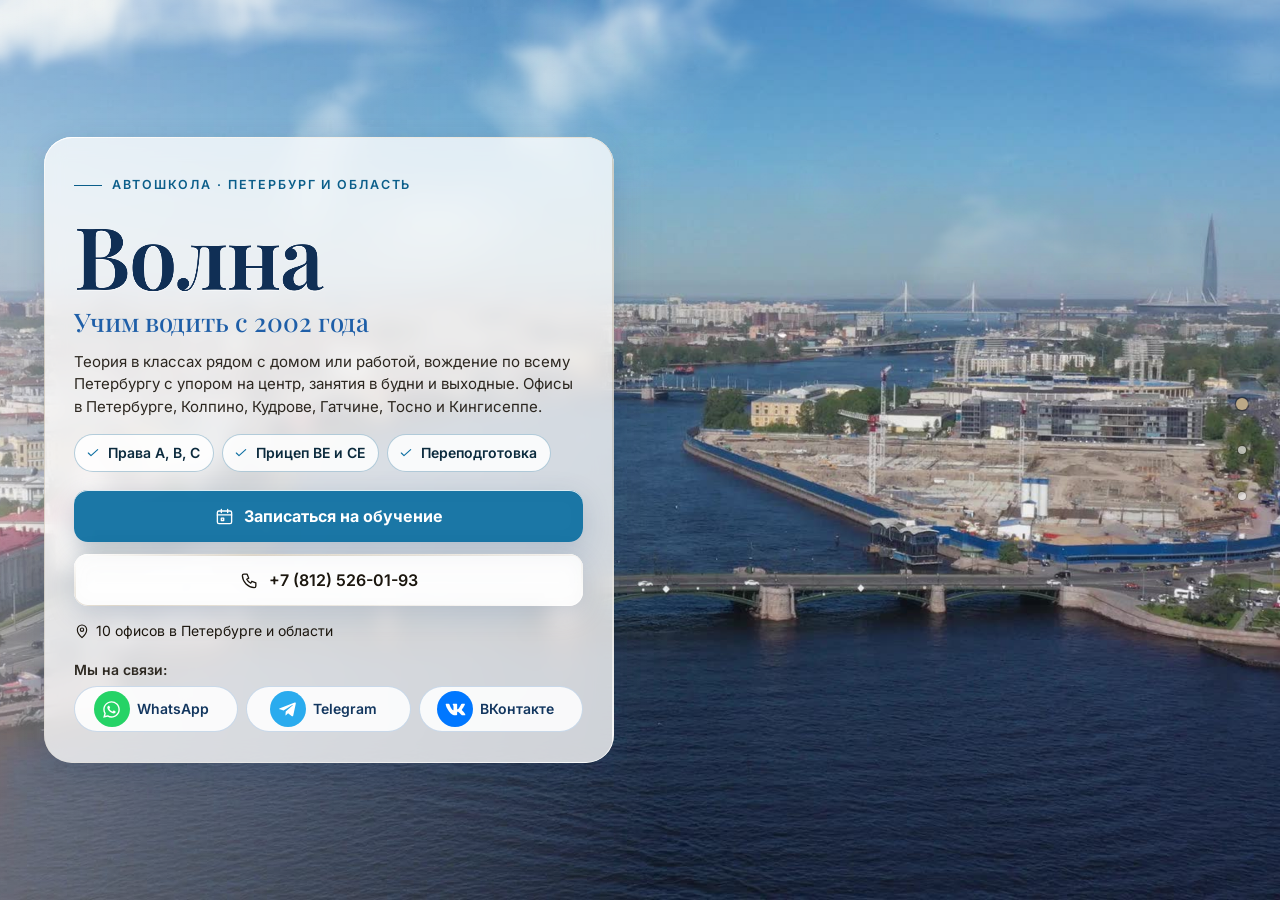
<file: index.html>
<!DOCTYPE html>
<html lang="ru" data-theme="light">
<head>
<meta charset="utf-8">
<meta name="viewport" content="width=device-width, initial-scale=1, viewport-fit=cover">
<title>Автошкола «Волна» — Санкт-Петербург и Ленинградская область</title>
<meta name="description" content="Автошкола «Волна»: обучение вождению с 2002 года, категории A, B, C, BE, CE, переподготовка на C и D. 10 офисов в Петербурге, Колпино, Кудрове, Гатчине, Тосно и Кингисеппе. Телефон +7 (812) 526-01-93.">
<meta name="robots" content="noindex, nofollow, noarchive">
<meta name="geo.region" content="RU-SPE">
<meta name="geo.placename" content="Санкт-Петербург">
<meta name="geo.position" content="59.8944504;30.4585142">
<meta name="ICBM" content="59.8944504, 30.4585142">
<meta property="og:type" content="website">
<meta property="og:locale" content="ru_RU">
<meta property="og:site_name" content="Автошкола «Волна»">
<meta property="og:title" content="Автошкола «Волна» — Санкт-Петербург и Ленинградская область">
<meta property="og:description" content="Автошкола «Волна»: обучение вождению с 2002 года, категории A, B, C, BE, CE, переподготовка на C и D. 10 офисов в Петербурге, Колпино, Кудрове, Гатчине, Тосно и Кингисеппе. Телефон +7 (812) 526-01-93.">
<meta name="twitter:card" content="summary_large_image">
<meta name="twitter:title" content="Автошкола «Волна» — Санкт-Петербург и Ленинградская область">
<meta name="twitter:description" content="Автошкола «Волна»: обучение вождению с 2002 года, категории A, B, C, BE, CE, переподготовка на C и D. 10 офисов в Петербурге, Колпино, Кудрове, Гатчине, Тосно и Кингисеппе. Телефон +7 (812) 526-01-93.">
<meta name="theme-color" content="#f1f8fc">
<link rel="icon" href="data:image/svg+xml,%3Csvg%20xmlns%3D%22http%3A//www.w3.org/2000/svg%22%20viewBox%3D%220%200%2064%2064%22%3E%3Crect%20width%3D%2264%22%20height%3D%2264%22%20rx%3D%2214%22%20fill%3D%22%231f5fa8%22/%3E%3Ccircle%20cx%3D%2232%22%20cy%3D%2232%22%20r%3D%2217%22%20fill%3D%22none%22%20stroke%3D%22%23fff%22%20stroke-width%3D%225%22/%3E%3Ccircle%20cx%3D%2232%22%20cy%3D%2232%22%20r%3D%225%22%20fill%3D%22%23ffc54d%22/%3E%3C/svg%3E">
<script>document.documentElement.classList.add('js');try{var _i=parseInt(localStorage.getItem('nb_fs2'),10),_f=[1,1.15,1.3,1.5][_i];if(_f)document.documentElement.style.setProperty('--fs',_f)}catch(e){}</script>
<style id="hero-timing">:root{--hero-d:1.2s}</style>
<link rel="preload" as="image" href="img/hero-poster.jpg" fetchpriority="high">
<!-- шрифты лежат внутри сайта: Google Fonts у российской аудитории режется -->
<style>
@font-face{font-family:'Inter';font-style:normal;font-weight:400;font-display:swap;src:url(assets/fonts/inter-400-cyrillic-ext.woff2) format('woff2');unicode-range:U+0460-052F, U+1C80-1C8A, U+20B4, U+2DE0-2DFF, U+A640-A69F, U+FE2E-FE2F}
@font-face{font-family:'Inter';font-style:normal;font-weight:400;font-display:swap;src:url(assets/fonts/inter-400-cyrillic.woff2) format('woff2');unicode-range:U+0301, U+0400-045F, U+0490-0491, U+04B0-04B1, U+2116}
@font-face{font-family:'Inter';font-style:normal;font-weight:400;font-display:swap;src:url(assets/fonts/inter-400-latin-ext.woff2) format('woff2');unicode-range:U+0100-02BA, U+02BD-02C5, U+02C7-02CC, U+02CE-02D7, U+02DD-02FF, U+0304, U+0308, U+0329, U+1D00-1DBF, U+1E00-1E9F, U+1EF2-1EFF, U+2020, U+20A0-20AB, U+20AD-20C0, U+2113, U+2C60-2C7F, U+A720-A7FF}
@font-face{font-family:'Inter';font-style:normal;font-weight:400;font-display:swap;src:url(assets/fonts/inter-400-latin.woff2) format('woff2');unicode-range:U+0000-00FF, U+0131, U+0152-0153, U+02BB-02BC, U+02C6, U+02DA, U+02DC, U+0304, U+0308, U+0329, U+2000-206F, U+20AC, U+2122, U+2191, U+2193, U+2212, U+2215, U+FEFF, U+FFFD}
@font-face{font-family:'Inter';font-style:normal;font-weight:500;font-display:swap;src:url(assets/fonts/inter-500-cyrillic-ext.woff2) format('woff2');unicode-range:U+0460-052F, U+1C80-1C8A, U+20B4, U+2DE0-2DFF, U+A640-A69F, U+FE2E-FE2F}
@font-face{font-family:'Inter';font-style:normal;font-weight:500;font-display:swap;src:url(assets/fonts/inter-500-cyrillic.woff2) format('woff2');unicode-range:U+0301, U+0400-045F, U+0490-0491, U+04B0-04B1, U+2116}
@font-face{font-family:'Inter';font-style:normal;font-weight:500;font-display:swap;src:url(assets/fonts/inter-500-latin-ext.woff2) format('woff2');unicode-range:U+0100-02BA, U+02BD-02C5, U+02C7-02CC, U+02CE-02D7, U+02DD-02FF, U+0304, U+0308, U+0329, U+1D00-1DBF, U+1E00-1E9F, U+1EF2-1EFF, U+2020, U+20A0-20AB, U+20AD-20C0, U+2113, U+2C60-2C7F, U+A720-A7FF}
@font-face{font-family:'Inter';font-style:normal;font-weight:500;font-display:swap;src:url(assets/fonts/inter-500-latin.woff2) format('woff2');unicode-range:U+0000-00FF, U+0131, U+0152-0153, U+02BB-02BC, U+02C6, U+02DA, U+02DC, U+0304, U+0308, U+0329, U+2000-206F, U+20AC, U+2122, U+2191, U+2193, U+2212, U+2215, U+FEFF, U+FFFD}
@font-face{font-family:'Inter';font-style:normal;font-weight:600;font-display:swap;src:url(assets/fonts/inter-600-cyrillic-ext.woff2) format('woff2');unicode-range:U+0460-052F, U+1C80-1C8A, U+20B4, U+2DE0-2DFF, U+A640-A69F, U+FE2E-FE2F}
@font-face{font-family:'Inter';font-style:normal;font-weight:600;font-display:swap;src:url(assets/fonts/inter-600-cyrillic.woff2) format('woff2');unicode-range:U+0301, U+0400-045F, U+0490-0491, U+04B0-04B1, U+2116}
@font-face{font-family:'Inter';font-style:normal;font-weight:600;font-display:swap;src:url(assets/fonts/inter-600-latin-ext.woff2) format('woff2');unicode-range:U+0100-02BA, U+02BD-02C5, U+02C7-02CC, U+02CE-02D7, U+02DD-02FF, U+0304, U+0308, U+0329, U+1D00-1DBF, U+1E00-1E9F, U+1EF2-1EFF, U+2020, U+20A0-20AB, U+20AD-20C0, U+2113, U+2C60-2C7F, U+A720-A7FF}
@font-face{font-family:'Inter';font-style:normal;font-weight:600;font-display:swap;src:url(assets/fonts/inter-600-latin.woff2) format('woff2');unicode-range:U+0000-00FF, U+0131, U+0152-0153, U+02BB-02BC, U+02C6, U+02DA, U+02DC, U+0304, U+0308, U+0329, U+2000-206F, U+20AC, U+2122, U+2191, U+2193, U+2212, U+2215, U+FEFF, U+FFFD}
@font-face{font-family:'Inter';font-style:normal;font-weight:700;font-display:swap;src:url(assets/fonts/inter-700-cyrillic-ext.woff2) format('woff2');unicode-range:U+0460-052F, U+1C80-1C8A, U+20B4, U+2DE0-2DFF, U+A640-A69F, U+FE2E-FE2F}
@font-face{font-family:'Inter';font-style:normal;font-weight:700;font-display:swap;src:url(assets/fonts/inter-700-cyrillic.woff2) format('woff2');unicode-range:U+0301, U+0400-045F, U+0490-0491, U+04B0-04B1, U+2116}
@font-face{font-family:'Inter';font-style:normal;font-weight:700;font-display:swap;src:url(assets/fonts/inter-700-latin-ext.woff2) format('woff2');unicode-range:U+0100-02BA, U+02BD-02C5, U+02C7-02CC, U+02CE-02D7, U+02DD-02FF, U+0304, U+0308, U+0329, U+1D00-1DBF, U+1E00-1E9F, U+1EF2-1EFF, U+2020, U+20A0-20AB, U+20AD-20C0, U+2113, U+2C60-2C7F, U+A720-A7FF}
@font-face{font-family:'Inter';font-style:normal;font-weight:700;font-display:swap;src:url(assets/fonts/inter-700-latin.woff2) format('woff2');unicode-range:U+0000-00FF, U+0131, U+0152-0153, U+02BB-02BC, U+02C6, U+02DA, U+02DC, U+0304, U+0308, U+0329, U+2000-206F, U+20AC, U+2122, U+2191, U+2193, U+2212, U+2215, U+FEFF, U+FFFD}
@font-face{font-family:'Playfair Display';font-style:normal;font-weight:500;font-display:swap;src:url(assets/fonts/playfair-display-500-cyrillic.woff2) format('woff2');unicode-range:U+0301, U+0400-045F, U+0490-0491, U+04B0-04B1, U+2116}
@font-face{font-family:'Playfair Display';font-style:normal;font-weight:500;font-display:swap;src:url(assets/fonts/playfair-display-500-latin-ext.woff2) format('woff2');unicode-range:U+0100-02BA, U+02BD-02C5, U+02C7-02CC, U+02CE-02D7, U+02DD-02FF, U+0304, U+0308, U+0329, U+1D00-1DBF, U+1E00-1E9F, U+1EF2-1EFF, U+2020, U+20A0-20AB, U+20AD-20C0, U+2113, U+2C60-2C7F, U+A720-A7FF}
@font-face{font-family:'Playfair Display';font-style:normal;font-weight:500;font-display:swap;src:url(assets/fonts/playfair-display-500-latin.woff2) format('woff2');unicode-range:U+0000-00FF, U+0131, U+0152-0153, U+02BB-02BC, U+02C6, U+02DA, U+02DC, U+0304, U+0308, U+0329, U+2000-206F, U+20AC, U+2122, U+2191, U+2193, U+2212, U+2215, U+FEFF, U+FFFD}
@font-face{font-family:'Playfair Display';font-style:normal;font-weight:600;font-display:swap;src:url(assets/fonts/playfair-display-600-cyrillic.woff2) format('woff2');unicode-range:U+0301, U+0400-045F, U+0490-0491, U+04B0-04B1, U+2116}
@font-face{font-family:'Playfair Display';font-style:normal;font-weight:600;font-display:swap;src:url(assets/fonts/playfair-display-600-latin-ext.woff2) format('woff2');unicode-range:U+0100-02BA, U+02BD-02C5, U+02C7-02CC, U+02CE-02D7, U+02DD-02FF, U+0304, U+0308, U+0329, U+1D00-1DBF, U+1E00-1E9F, U+1EF2-1EFF, U+2020, U+20A0-20AB, U+20AD-20C0, U+2113, U+2C60-2C7F, U+A720-A7FF}
@font-face{font-family:'Playfair Display';font-style:normal;font-weight:600;font-display:swap;src:url(assets/fonts/playfair-display-600-latin.woff2) format('woff2');unicode-range:U+0000-00FF, U+0131, U+0152-0153, U+02BB-02BC, U+02C6, U+02DA, U+02DC, U+0304, U+0308, U+0329, U+2000-206F, U+20AC, U+2122, U+2191, U+2193, U+2212, U+2215, U+FEFF, U+FFFD}
/* ===== Notary site — generator stylesheet (light warm base, dark theme by toggle) ===== */
:root{
  --p100:#665230; --p90:#97825e; --p80:#bba887; --p70:#c2b9a9; --p50:#dad5ce; --p40:#e0dedb;
  --p30:#eeece9; --p20:#f1f1f0; --p10:#f8f8f8; --n100:#0e0f11; --n90:#3c404b; --n10:#fff;

  --bg:var(--p10); --bg2:var(--p20); --bg3:var(--p30); --card:var(--n10); --text:var(--n100); --muted:var(--n90);
  --line:var(--p50); --line2:var(--p40); --accent:var(--p90); --accent-d:var(--p100); --accent-l:var(--p80); --accent-soft:var(--p30);
  --on-accent:#fff; --shadow:0 1px 10px rgba(51,51,51,.10); --shadow-lg:0 12px 40px rgba(30,24,10,.14);
  --hero-ov1:rgba(14,15,17,.72); --hero-ov2:rgba(14,15,17,.30); --sec-ov:rgba(248,248,248,.72);
  --ok:#2e8b57; --bad:#b4453b;
  /* те же цвета составляющими: rgba() понимают все браузеры, color-mix() — нет */
  --bg-rgb:248,248,248; --card-rgb:255,255,255; --accent-rgb:151,130,94; --ok-rgb:46,139,87;

  --zc:var(--fs); --fs:1; --vwu:calc(1vw / var(--fs)); --vhu:calc(1vh / var(--fs));   /* масштаб текста (А−/А+) и «честные» vw/vh под ним */
  --hdr-h:68px; --bar-h:70px; --vh:calc(100*var(--vhu)); --gap:24px; --radius:14px; --radius-s:10px;
  --font:"Inter",Tahoma,Arial,sans-serif; --serif:"Playfair Display",Georgia,"Times New Roman",serif;
  --ease:cubic-bezier(.65,.05,.36,1); --speed:520ms;
}
html[data-theme="dark"]{
  --bg:#17150f; --bg2:#1d1a13; --bg3:#252117; --card:#221e15; --text:#f1ebdf; --muted:#b9ae98;
  --line:#3a3325; --line2:#2f2a1e; --accent:#c9b17f; --accent-d:#e0cf9f; --accent-l:#8d7b58; --accent-soft:#2a251a;
  --on-accent:#17150f; --shadow:0 1px 12px rgba(0,0,0,.45); --shadow-lg:0 14px 40px rgba(0,0,0,.55);
  --hero-ov1:rgba(10,9,6,.80); --hero-ov2:rgba(10,9,6,.40); --sec-ov:rgba(16,15,12,.76);
  --bg-rgb:23,21,15; --card-rgb:34,30,21; --accent-rgb:201,177,127;
}

*,*::before,*::after{box-sizing:border-box}
/* А−/А+: весь сайт — шапка, плашки, меню, формы, окна — растёт пропорционально, как при увеличении масштаба в браузере */
html{-webkit-text-size-adjust:100%;scroll-behavior:auto;zoom:var(--fs,1)}
html,body{height:100%;margin:0;overflow:hidden;background:var(--bg);color:var(--text);
  font-family:var(--font);font-size:16px;line-height:1.55;-webkit-font-smoothing:antialiased}
body{overscroll-behavior:none;position:relative}
a{color:inherit;text-decoration:none}
img{display:block;max-width:100%}
button{font:inherit;color:inherit;background:none;border:0;padding:0;cursor:pointer}
input,select,textarea{font:inherit;color:inherit}
h1,h2,h3,h4,p{margin:0}
ul{margin:0;padding:0;list-style:none}
svg{display:block}
.ico{width:22px;height:22px;stroke:currentColor;fill:none;stroke-width:1.7;stroke-linecap:round;stroke-linejoin:round;flex:none}
.vh{position:absolute!important;width:1px;height:1px;overflow:hidden;clip:rect(0 0 0 0);white-space:nowrap}

/* ---------- typography helpers ---------- */
.kicker{display:inline-flex;align-items:center;gap:10px;font-size:13px;font-weight:600;letter-spacing:.14em;text-transform:uppercase;color:var(--accent)}
.kicker::before{content:"";width:28px;height:1px;background:var(--accent)}
.h2{font-size:clamp(26px,calc(3.2*var(--vwu,1vw)),40px);font-weight:600;letter-spacing:-.02em;line-height:1.12;margin-top:10px}
.lead{color:var(--muted);font-size:17px;max-width:640px;margin-top:12px}
.sec-head{margin-bottom:28px}
#contacts .sec-head{margin-bottom:18px}

/* ---------- buttons ---------- */
.btn{display:inline-flex;align-items:center;justify-content:center;gap:10px;min-height:48px;padding:0 22px;border-radius:999px;
  font-weight:600;font-size:15px;line-height:1;border:1.5px solid transparent;transition:background .25s,color .25s,border-color .25s,transform .2s,box-shadow .25s;white-space:nowrap}
.btn:active{transform:translateY(1px)}
.btn-primary{background:var(--accent-d);color:var(--on-accent);border-color:var(--accent-d)}
.btn-primary:hover{background:var(--accent);border-color:var(--accent);color:#fff}
html[data-theme="dark"] .btn-primary:hover{color:#17150f}
.btn-ghost{border-color:var(--line);color:var(--text);background:var(--card)}
.btn-ghost:hover{border-color:var(--accent);color:var(--accent-d)}
.btn-light{background:rgba(255,255,255,.14);color:#fff;border-color:rgba(255,255,255,.55);backdrop-filter:blur(6px)}
.btn-light:hover{background:#fff;color:var(--n100)}
.btn-white{background:#fff;color:var(--n100);border-color:#fff}
.btn-white:hover{background:var(--p30);border-color:var(--p30)}
.btn .ico{width:18px;height:18px}
.btn-sm{min-height:44px;padding:0 16px;font-size:14px}

/* ---------- header ---------- */
.hdr{position:fixed;top:0;left:0;right:0;height:var(--hdr-h);z-index:200;display:flex;align-items:center;
  zoom:calc(1 / var(--zc,1)); --vwu:1vw; --vhu:1vh;   /* А−/А+ шапку не трогают: она всегда как при 100 % (страница в zoom, шапка — встречный zoom) */
  background:rgba(var(--bg-rgb),.88);backdrop-filter:blur(12px);-webkit-backdrop-filter:blur(12px);
  border-bottom:1px solid var(--line2);transition:background .3s}
.hdr-in{width:100%;max-width:1280px;margin:0 auto;padding:0 28px;display:flex;align-items:center;gap:24px}
.brand{display:flex;align-items:center;gap:12px;min-width:0;min-height:44px}
.mono-img{object-fit:contain;background:#fff;padding:2px;box-sizing:border-box}
.mono{width:42px;height:42px;border-radius:12px;background:var(--accent-d);color:var(--on-accent);display:grid;place-items:center;
  font-family:var(--serif);font-size:20px;font-weight:600;flex:none;letter-spacing:.02em}
.brand-t{display:flex;flex-direction:column;line-height:1.15;min-width:0}
.brand-n{font-weight:600;font-size:15px;white-space:nowrap;overflow:hidden;text-overflow:ellipsis}
.brand-s{font-size:13px;color:var(--muted);white-space:nowrap;overflow:hidden;text-overflow:ellipsis}
.nav{display:flex;align-items:center;gap:4px;margin-left:auto}
.nav > li{position:relative}
.nav-a{display:inline-flex;align-items:center;gap:6px;min-height:44px;padding:10px 12px;border-radius:8px;font-size:14px;font-weight:500;color:var(--text);opacity:.8;transition:opacity .2s,background .2s}
.nav-a:hover,.nav-a.cur,.nav > li.open > .nav-a{opacity:1;background:var(--bg3)}
.nav-a .chev{width:14px;height:14px;transition:transform .25s}
.nav > li.open > .nav-a .chev{transform:rotate(180deg)}
.hdr-tools{display:flex;align-items:center;gap:6px;margin-left:8px}
.tool{width:44px;height:44px;border-radius:10px;display:grid;place-items:center;color:var(--text);opacity:.8;transition:background .2s,opacity .2s}
.tool:hover{background:var(--bg3);opacity:1}
.tool .ico{width:20px;height:20px}
.tool-lang{width:auto;padding:0 10px;gap:6px;font-size:13px;font-weight:600;letter-spacing:.04em;display:flex;align-items:center}
.lang-wrap{position:relative}
.lang-dd{position:absolute;right:0;top:calc(100% + 8px);background:var(--card);border:1px solid var(--line);border-radius:12px;box-shadow:var(--shadow-lg);
  padding:6px;min-width:190px;display:none;z-index:210}
.lang-wrap.open .lang-dd{display:block}
.lang-dd button,.lang-dd a{display:flex;width:100%;align-items:center;gap:10px;min-height:44px;padding:9px 12px;border-radius:8px;font-size:14px;text-align:left}
.lang-dd button:hover,.lang-dd a:hover{background:var(--bg3)}
.lang-dd button.cur,.lang-dd a.cur{color:var(--accent-d);font-weight:600}
.lang-dd b{font-size:13px;letter-spacing:.08em;width:26px;color:var(--muted)}
.hdr-book{margin-left:4px}
.burger{display:none}
.moon,.sun{display:none}
html[data-theme="dark"] .sun{display:block}
html:not([data-theme="dark"]) .moon{display:block}

/* mega menu */
.mega{position:absolute;left:50%;top:calc(100% + 10px);transform:translateX(-50%);width:min(980px,calc(calc(100*var(--vwu,1vw)) - 40px));
  background:var(--card);border:1px solid var(--line);border-radius:16px;box-shadow:var(--shadow-lg);padding:20px;display:none;z-index:210}
.nav > li.open > .mega{display:block}
.mega-head{display:flex;justify-content:space-between;align-items:baseline;gap:16px;padding:0 6px 14px;border-bottom:1px solid var(--line2);margin-bottom:12px}
.mega-head b{font-size:14px}
.mega-head span{font-size:13px;color:var(--muted)}
.mega-grid{display:grid;grid-template-columns:repeat(2,1fr);gap:4px}
.mega-it{display:flex;gap:12px;align-items:flex-start;padding:10px 12px;border-radius:10px;text-align:left;width:100%;transition:background .2s}
.mega-it:hover{background:var(--bg3)}
.mega-it .cic{width:38px;height:38px;border-radius:10px;background:var(--accent-soft);color:var(--accent-d);display:grid;place-items:center;flex:none}
.mega-it .cic .ico{width:20px;height:20px}
.mega-it b{display:block;font-size:14px;font-weight:600}
.mega-it small{display:block;font-size:13px;color:var(--muted);line-height:1.35;margin-top:2px}
.mega-it em{font-style:normal;font-size:13px;color:var(--accent);margin-top:3px;display:block}

/* mobile menu */
.mmenu{position:fixed;top:calc(var(--hdr-h) / var(--zc,1));left:0;right:0;bottom:var(--bar-h);z-index:190;background:var(--bg);overflow-y:auto;padding:14px 18px 30px;display:none}
.mmenu.open{display:block}
.mmenu a,.mmenu .macc > button{display:flex;align-items:center;justify-content:space-between;width:100%;padding:14px 6px;border-bottom:1px solid var(--line2);font-size:17px;font-weight:500;text-align:left}
.mmenu .macc > button .chev{width:18px;height:18px;transition:transform .25s}
.mmenu .macc.open > button .chev{transform:rotate(180deg)}
.mmenu .macc-list{display:none;padding:4px 0 8px}
.mmenu .macc.open .macc-list{display:block}
.mmenu .macc-list button{display:flex;align-items:center;gap:12px;width:100%;padding:11px 8px;border-radius:10px;text-align:left;font-size:15px}
.mmenu .macc-list button:hover{background:var(--bg3)}
.mmenu .macc-list .cic{width:32px;height:32px;border-radius:8px;background:var(--accent-soft);color:var(--accent-d);display:grid;place-items:center;flex:none}
.mmenu .macc-list .cic .ico{width:17px;height:17px}
.mmenu-foot{display:flex;flex-wrap:wrap;gap:8px;margin-top:18px}
.mmenu-foot .btn{flex:1}

/* ---------- full-page scroller ---------- */
.fp{position:relative;width:100%;height:var(--vh);overflow:hidden}
.fp-track{will-change:transform;transition:transform var(--speed) var(--ease)}
.fp-track.no-anim{transition:none}
.sec{position:relative;height:var(--vh);width:100%;overflow:hidden}
.sec-scroll{height:100%;overflow-y:auto;overflow-x:hidden;display:flex;flex-direction:column;
  padding:calc(var(--hdr-h) / var(--zc,1) + 20px) 28px calc(var(--bar-h) + 96px);-webkit-overflow-scrolling:touch;scrollbar-width:thin;scrollbar-color:var(--line) transparent}
.wrap{margin:auto;width:100%;max-width:1180px}
.sec-alt{background:var(--bg2)}

/* reveal animation */
.rv{opacity:0;transform:translateY(18px);transition:opacity .7s ease,transform .7s ease;transition-delay:calc(var(--i,0) * 90ms)}
.sec.active .rv{opacity:1;transform:none}

/* side dots */
.dots{position:fixed;right:16px;top:50%;transform:translateY(-50%);z-index:150;display:flex;flex-direction:column;gap:2px}
.dots button{position:relative;width:44px;height:44px;display:grid;place-items:center}
.dots button::after{content:"";width:8px;height:8px;border-radius:50%;background:var(--muted);opacity:.45;transition:transform .25s,opacity .25s,background .25s}
.dots button:hover::after{opacity:.9}
.dots button.cur::after{background:var(--accent);opacity:1;transform:scale(1.5)}
.dots button span{position:absolute;right:32px;top:50%;transform:translateY(-50%) translateX(6px);background:var(--n100);color:#fff;font-size:13px;
  padding:5px 10px;border-radius:6px;white-space:nowrap;opacity:0;pointer-events:none;transition:opacity .2s,transform .2s}
.dots button:hover span{opacity:1;transform:translateY(-50%)}
.sec-hero ~ .dots{color:#fff}
body[data-sec="0"] .dots button::after{background:#fff}
body[data-sec="0"] .dots button.cur::after{background:var(--p80)}

.sec:not(.sec-hero) .sec-scroll{position:relative;z-index:1}

.status{display:inline-flex;align-items:center;gap:8px;padding:8px 14px 8px 10px;border-radius:999px;background:rgba(255,255,255,.12);border:1px solid rgba(255,255,255,.28);font-size:13px;backdrop-filter:blur(6px)}
.status i{width:9px;height:9px;border-radius:50%;background:#7bd389;box-shadow:0 0 0 3px rgba(123,211,137,.28)}
.status.closed i{background:#f08a7e;box-shadow:0 0 0 3px rgba(240,138,126,.28)}
.status.soon i{background:#f0c674;box-shadow:0 0 0 3px rgba(240,198,116,.28)}
.status span{opacity:.85}
.addr-link{display:inline-flex;align-items:center;gap:6px;border-bottom:1px solid currentColor;padding:13px 0 14px;margin:-13px 0 -14px;transition:color .2s}
.addr-link:hover{color:var(--accent)}
.addr-link .ico{width:16px;height:16px}

/* ---------- services ---------- */
.svc-grid{display:grid;grid-template-columns:repeat(5,1fr);gap:14px}
.svc{display:flex;flex-direction:column;align-items:flex-start;gap:10px;padding:18px 16px 16px;border-radius:var(--radius);background:var(--card);border:1px solid var(--line2);
  text-align:left;min-height:170px;transition:transform .25s,box-shadow .25s,border-color .25s;position:relative}
.svc:hover{transform:translateY(-3px);box-shadow:var(--shadow-lg);border-color:var(--accent-l)}
.svc .cic{width:44px;height:44px;border-radius:12px;background:var(--accent-soft);color:var(--accent-d);display:grid;place-items:center}
.svc b{font-size:15px;font-weight:600;line-height:1.3}
.svc small{font-size:13px;color:var(--muted);line-height:1.35}
.svc em{font-style:normal;font-size:13px;color:var(--accent);margin-top:auto;padding-top:6px;display:inline-flex;align-items:center;gap:4px}
.svc em .ico{width:12px;height:12px}

/* ---------- about ---------- */
.about{display:grid;grid-template-columns:1.15fr .85fr;gap:48px;align-items:start}
.about-txt p{color:var(--muted);margin-top:14px;font-size:16px}
.about-txt p:first-of-type{color:var(--text)}
.quote{margin-top:22px;padding:16px 20px;border-left:3px solid var(--accent);background:var(--card);border-radius:0 12px 12px 0;font-family:var(--serif);font-size:18px;line-height:1.45;color:var(--text)}
.creds{display:grid;gap:10px}
.cred{display:flex;gap:14px;align-items:center;padding:14px 16px;border-radius:12px;background:var(--card);border:1px solid var(--line2)}
.cred .cic{width:40px;height:40px;border-radius:10px;background:var(--accent-soft);color:var(--accent-d);display:grid;place-items:center;flex:none}
.cred .cic .ico{width:20px;height:20px}
.cred small{display:block;font-size:13px;color:var(--muted);text-transform:uppercase;letter-spacing:.06em}
.cred b{display:block;font-size:15px;font-weight:600;line-height:1.3}
.chips{display:flex;flex-wrap:wrap;gap:8px;margin-top:16px}
.chips li{padding:8px 14px;border-radius:999px;border:1px solid var(--accent-l);color:var(--accent-d);font-size:13.5px;font-weight:500;background:var(--card)}
.strong-lbl{margin-top:22px;font-size:13px;text-transform:uppercase;letter-spacing:.1em;color:var(--muted)}

/* ---------- how ---------- */
.steps{display:grid;grid-template-columns:repeat(5,1fr);gap:16px;position:relative;margin-top:14px}
.steps::before{content:"";position:absolute;left:8%;right:8%;top:30px;height:1px;background:var(--line)}
.step{position:relative;padding:0 8px}
.step-n{width:60px;height:60px;border-radius:50%;background:var(--card);border:1.5px solid var(--accent-l);color:var(--accent-d);display:grid;place-items:center;
  font-family:var(--serif);font-size:24px;font-weight:600;position:relative;z-index:1;transition:background .4s,color .4s}
.sec.active .step-n{animation:pop .6s var(--ease) both;animation-delay:calc(var(--i) * 140ms + 150ms)}
@keyframes pop{0%{transform:scale(.6);opacity:0}60%{transform:scale(1.08);opacity:1}100%{transform:scale(1)}}
.step b{display:block;margin-top:16px;font-size:17px;font-weight:600}
.step p{color:var(--muted);font-size:14.5px;margin-top:6px}

/* ---------- reviews ---------- */
.reviews{display:grid;grid-template-columns:300px 1fr;gap:28px;align-items:start}
.rsum{background:var(--card);border:1px solid var(--line2);border-radius:var(--radius);padding:26px 24px;text-align:center}
.rsum .big{font-family:var(--serif);font-size:64px;line-height:1;font-weight:500;color:var(--accent-d)}
.stars{display:inline-flex;gap:3px;--fill:100%}
.stars svg{width:20px;height:20px}
.stars .st{fill:var(--line);stroke:none}
.stars .st.on{fill:#e7b73b}
.stars .st.half{fill:url(#halfgrad)}
.rsum .stars{margin-top:8px}
.rsum p{color:var(--muted);font-size:13.5px;margin-top:10px;line-height:1.4}
.rsum .btn{margin-top:16px;width:100%}
.rsum .gis{display:block;margin:10px 0 -14px;padding:14px 0;font-size:13px;color:var(--accent-d);text-decoration:underline;text-underline-offset:3px}
.rgrid{display:grid;grid-template-columns:repeat(2,1fr);gap:14px}
.rev{background:var(--card);border:1px solid var(--line2);border-radius:var(--radius);padding:20px;display:flex;flex-direction:column;gap:10px}
.rev .stars svg{width:15px;height:15px}
.rev p{font-size:14.5px;line-height:1.5;flex:1}
.rev p::before{content:"“";font-family:var(--serif);color:var(--accent);font-size:22px;line-height:0;margin-right:4px;vertical-align:-6px}
.rev-meta{display:flex;flex-wrap:wrap;justify-content:space-between;gap:4px 10px;align-items:baseline;font-size:13px;color:var(--muted)}
.rev-meta b{color:var(--text);font-weight:600}
.rev-src{display:inline-flex;align-items:center;gap:5px;white-space:nowrap;margin-left:auto}
.rev-src i{width:6px;height:6px;border-radius:50%;background:var(--accent)}
.rev-sample{color:var(--muted);font-style:italic;opacity:.85}
.rev-real{color:var(--accent-d);font-weight:600}
.rev-real i{background:var(--ok)}
.rev-is-real{border-color:var(--accent-l)}
.demo-note{margin-top:14px;max-width:760px;font-size:13.5px;line-height:1.45;color:var(--muted);background:var(--accent-soft);
  border-left:3px solid var(--accent);border-radius:0 8px 8px 0;padding:8px 12px}
.rnote{margin-top:14px;font-size:13px;color:var(--muted)}

/* ---------- faq ---------- */
.faq{display:grid;grid-template-columns:1fr 1fr;gap:0 32px;align-items:start}
.faq-col{display:flex;flex-direction:column}
.fq{border-bottom:1px solid var(--line)}
.fq > button{display:flex;width:100%;align-items:center;justify-content:space-between;gap:16px;min-height:44px;padding:16px 4px;text-align:left;font-weight:600;font-size:15.5px;line-height:1.35}
.fq > button .pl{width:26px;height:26px;border-radius:50%;border:1px solid var(--line);display:grid;place-items:center;flex:none;color:var(--accent-d);transition:transform .3s,background .3s}
.fq > button .pl .ico{width:14px;height:14px}
.fq.open > button .pl{transform:rotate(45deg);background:var(--accent-soft)}
.fq-a{display:grid;grid-template-rows:0fr;transition:grid-template-rows .35s var(--ease)}
.fq.open .fq-a{grid-template-rows:1fr}
.fq-a > div{overflow:hidden}
.fq-a p{color:var(--muted);font-size:14.5px;padding:0 4px 16px;line-height:1.55}
.fq-a .faq-note{font-size:13px;color:var(--accent-d);padding-bottom:6px}
.fq-a .faq-note:empty{display:none}

/* ---------- contacts ---------- */
.contacts{display:grid;grid-template-columns:1fr 1.05fr 1fr;gap:18px;align-items:stretch}
.contacts .cbox{padding:16px 18px}
.cbox{background:var(--card);border:1px solid var(--line2);border-radius:var(--radius);padding:20px}
.cl{display:grid;gap:12px}
.cl li{display:flex;gap:12px;align-items:flex-start}
.cl .cic{width:36px;height:36px;border-radius:10px;background:var(--accent-soft);color:var(--accent-d);display:grid;place-items:center;flex:none}
.cl .cic .ico{width:18px;height:18px}
.cl small{display:block;font-size:13px;color:var(--muted);text-transform:uppercase;letter-spacing:.06em}
.cl b{display:block;font-weight:500;font-size:15px;line-height:1.4}
.cl a.tel,.cl a.mail{display:block;padding:14px 0;margin:-14px 0}
.cl a.tel:hover,.cl a.mail:hover{color:var(--accent-d)}
.hours-link{display:inline-block;font-size:13px;color:var(--accent-d);text-decoration:underline;text-underline-offset:3px;padding:14px 0;margin:-14px 0}
.cl .msgs{display:flex;gap:8px;margin-top:4px;flex-wrap:wrap}
.cl .msgs a{display:inline-flex;align-items:center;gap:6px;padding:6px 10px;border-radius:8px;border:1px solid var(--line);font-size:13px;min-height:44px}
.cl .msgs a .ico{width:16px;height:16px}
.mapbox{display:flex;flex-direction:column;gap:12px;padding:12px}
.map{flex:1;min-height:280px;border-radius:10px;overflow:hidden;border:1px solid var(--line);background:var(--bg3);position:relative}
.map iframe{width:100%;height:100%;border:0;position:absolute;inset:0}
.map-actions{display:flex;gap:8px;flex-wrap:wrap}
.map-actions .btn{flex:1;min-height:44px;font-size:14px;padding:0 12px}

/* form */
.form h3{font-size:19px;font-weight:600}
.form .fdesc{color:var(--muted);font-size:13.5px;margin-top:6px}
.fg{display:grid;gap:8px;margin-top:12px}
.f2{display:grid;grid-template-columns:1fr 1fr;gap:10px}
.fld{display:flex;flex-direction:column;gap:4px}
.fld label{font-size:13px;color:var(--muted);font-weight:500}
.fld input,.fld select,.fld textarea{width:100%;background:var(--bg);border:1px solid var(--line);border-radius:10px;padding:8px 12px;font-size:14px;transition:border-color .2s,box-shadow .2s;min-height:44px}
.fld textarea{min-height:48px;resize:vertical}
.fld input:focus,.fld select:focus,.fld textarea:focus{outline:0;border-color:var(--accent);box-shadow:0 0 0 3px rgba(var(--accent-rgb),.22)}
.fld.err input,.fld.err select{border-color:var(--bad)}
.ferr{font-size:13px;color:var(--bad);display:none}
.fld.err .ferr{display:block}
.fnote{font-size:13px;color:var(--muted);margin-top:8px;line-height:1.4}
.fok{display:none;margin-top:10px;padding:10px 12px;border-radius:10px;background:rgba(var(--ok-rgb),.12);color:var(--ok);font-size:13.5px}
.fok.show{display:block}

.foot{margin-top:18px;padding-top:12px;padding-left:250px;flex-wrap:nowrap;align-items:flex-start;border-top:1px solid var(--line2);display:flex;justify-content:space-between;gap:16px;flex-wrap:wrap;font-size:13px;color:var(--muted)}
.foot p{max-width:none}
.foot .fl{white-space:nowrap;flex:none}
.foot .fl a{margin-left:14px;padding:14px 0;margin-top:-14px;margin-bottom:-14px;display:inline-block;min-width:44px;text-align:center;text-decoration:underline;text-underline-offset:3px}

/* ---------- bottom bar ---------- */
.bar{position:fixed;inset:auto 0 0;z-index:300;background:var(--card);box-shadow:0 -1px 10px rgba(51,51,51,.1);border-top:1px solid var(--line2);
  padding:6px 0;padding-bottom:calc(6px + env(safe-area-inset-bottom,0px))}
.bar-in{display:flex;justify-content:space-around;align-items:center;max-width:1080px;margin:0 auto}
.bi{display:flex;flex-direction:column;align-items:center;gap:5px;padding:8px 24px;border-radius:10px;font-size:13.5px;line-height:1;color:var(--text);opacity:.65;
  transition:opacity .3s,background .3s,color .3s;flex:1;max-width:190px;min-width:0}
.bi span{white-space:nowrap;max-width:100%;overflow:hidden;text-overflow:ellipsis}
.bi .ico{width:24px;height:24px}
.bi:hover{opacity:1;background:var(--bg3)}
.bi.cur{opacity:1;color:var(--accent-d)}


/* ---------- modals ---------- */
.modal{position:fixed;inset:0;z-index:400;background:rgba(14,15,17,.62);display:none;align-items:center;justify-content:center;padding:20px}
.modal.open{display:flex}
.mbox{background:var(--card);color:var(--text);border-radius:18px;width:100%;max-width:560px;max-height:min(calc(86*var(--vhu,1vh)),860px);overflow:auto;padding:26px 26px 22px;position:relative;box-shadow:var(--shadow-lg);
  animation:mup .3s var(--ease)}
@keyframes mup{from{opacity:0;transform:translateY(16px) scale(.98)}to{opacity:1;transform:none}}
.mbox-lg{max-width:760px}
.mclose{position:absolute;top:12px;right:12px;width:44px;height:44px;border-radius:50%;display:grid;place-items:center;color:var(--muted)}
.mclose:hover{background:var(--bg3);color:var(--text)}
.mbox h3{font-size:22px;font-weight:600;padding-right:36px}
.mbox .msub{color:var(--muted);font-size:14px;margin-top:4px}
.hours-t{width:100%;border-collapse:collapse;margin-top:16px;font-size:15px}
.hours-t td{padding:9px 6px;border-bottom:1px solid var(--line2)}
.hours-t td:last-child{text-align:right;font-weight:500;white-space:nowrap}
.hours-t tr.today td{color:var(--accent-d);font-weight:600}
.hours-t tr.today td:first-child::after{content:" · " attr(data-today);font-weight:400;font-size:13px;color:var(--muted)}
.hours-t tr.off td:last-child{color:var(--muted);font-weight:400}
.mnote{margin-top:14px;padding:12px 14px;border-radius:10px;background:var(--bg2);font-size:13.5px;color:var(--muted)}
.mnote b{display:block;color:var(--text);margin-bottom:3px;font-size:13px}
.mcontacts{display:flex;flex-wrap:wrap;gap:8px;margin-top:14px}
.mcontacts a{display:inline-flex;align-items:center;gap:7px;min-height:44px;padding:9px 13px;border-radius:10px;border:1px solid var(--line);font-size:13.5px}
.mcontacts a .ico{width:16px;height:16px}
.mcontacts a:hover{border-color:var(--accent)}
/* способы записи: позвонить, написать на почту, заказать обратный звонок */
.bk-opts{display:grid;gap:10px;margin-top:14px}
.bk-opt{display:flex;align-items:center;gap:14px;min-height:60px;padding:10px 16px;border-radius:14px;border:1px solid var(--line);background:var(--bg3);color:var(--text);font-size:16px;font-weight:600;text-align:left;text-decoration:none;transition:border-color .2s,background .2s}
.bk-opt:hover{border-color:var(--accent);background:var(--accent-soft)}
.bk-opt .ico{width:24px;height:24px;color:var(--accent-d);flex:none}
.bk-opt small{display:block;font-weight:400;font-size:13px;color:var(--muted);margin-top:1px}
.mbox-book{max-width:440px}
/* оплата значками, подпись у общего телефона */
.pay-pills{display:flex;flex-wrap:wrap;gap:6px;margin-top:5px}
.pay-pill{display:inline-flex;align-items:center;gap:6px;padding:4px 11px 4px 9px;border-radius:999px;border:1px solid var(--line);background:var(--bg3);font-size:13px;font-weight:600;line-height:1.3;white-space:nowrap}
.pay-pill .ico{width:15px;height:15px;color:var(--accent-d)}
.pay-pill.pay-logo{background:#fff;border-color:rgba(0,0,0,.12);padding:3px 11px;min-height:28px}
.pay-pill.pay-logo img{display:block;height:17px;width:auto}
.pay-pill.pay-logo img[src$="sbp.svg"]{height:20px}

.brand-t{display:flex;flex-direction:column;justify-content:center;gap:2px;line-height:1.1;min-width:0}
.brand-s{display:block;font-size:10.5px;font-weight:600;letter-spacing:.16em;text-transform:uppercase;color:var(--muted);white-space:nowrap;overflow:visible;text-overflow:clip}
.brand-n{font-size:16px;font-weight:600;white-space:nowrap;overflow:visible;text-overflow:clip}
.nav-a{white-space:nowrap}
#navServices{position:static}
.mega{max-height:calc(calc(100*var(--vhu,1vh)) - var(--hdr-h) - 24px);overflow-y:auto;top:calc(100% + 6px);width:min(980px,calc(calc(100*var(--vwu,1vw)) - 32px))}
@media screen and (max-width:760px){.mega-grid{grid-template-columns:1fr}}
@media screen and (max-width:479px){.brand-t{display:flex}.brand-s{font-size:9px;letter-spacing:.14em}.brand-n{font-size:12.5px;white-space:normal;line-height:1.12}}
.bk-inline{grid-template-columns:repeat(3,1fr);gap:8px}
.bk-inline .bk-opt{flex-direction:column;justify-content:center;gap:5px;min-height:76px;padding:9px 6px;font-size:13.5px;text-align:center;line-height:1.2}
.bk-inline .bk-opt .ico{width:22px;height:22px}
.bk-inline .bk-opt small{display:none}
/* services modal */
.svc-list{margin-top:16px;display:grid;grid-template-columns:1fr 1fr;gap:6px}
.svc-list button{display:flex;gap:10px;align-items:center;width:100%;min-height:44px;text-align:left;padding:10px 12px;border-radius:10px;font-size:14px;line-height:1.35;border:1px solid var(--line2);background:var(--bg)}
.svc-list button:hover{border-color:var(--accent);background:var(--accent-soft)}
.svc-list button .ico{width:16px;height:16px;color:var(--accent);margin-top:2px}
.mhint{font-size:13px;color:var(--muted);margin-top:12px}
.mhead{display:flex;gap:14px;align-items:center;padding-right:36px}
.mhead .cic{width:48px;height:48px;border-radius:12px;background:var(--accent-soft);color:var(--accent-d);display:grid;place-items:center;flex:none}

/* ---------- responsive ---------- */
@media (max-width:1200px){
  .svc-grid{grid-template-columns:repeat(5,1fr)}
  .svc{min-height:160px;padding:14px}
  .svc small{display:none}
}
@media screen and (max-width:991px){
  :root{--hdr-h:62px}
  .nav,.hdr-book{display:none}
  .burger{display:grid}
  .hdr-in{padding:0 18px;gap:12px}
}
@media (max-width:991px){
  :root{--bar-h:64px}
  .sec-scroll{padding:calc(var(--hdr-h) / var(--zc,1) + 16px) 22px calc(var(--bar-h) + 96px)}
  .dots{right:8px;gap:8px}
  .dots button span{display:none}
  .svc-grid{grid-template-columns:repeat(3,1fr);gap:10px}
  .svc{min-height:0}
  .about{grid-template-columns:1fr;gap:22px}
  .steps{grid-template-columns:repeat(5,1fr);gap:10px}
  .step-n{width:48px;height:48px;font-size:20px}
  .step b{font-size:15px}.step p{font-size:13px}
  .reviews{grid-template-columns:1fr;gap:16px}
  .rsum{display:flex;align-items:center;gap:18px;text-align:left;padding:16px 18px}
  .rsum .big{font-size:44px}.rsum .stars{margin:0}.rsum p{margin:0;flex:1}.rsum .btn{margin:0;width:auto}.rsum .gis{display:none}
  .faq{grid-template-columns:1fr;gap:0}
  .contacts{grid-template-columns:1fr 1fr}
  .foot{padding-left:0}
  .contacts .form{grid-column:1 / -1}
  .map{min-height:240px}
  .bi{padding:10px 12px;font-size:13px}
}
@media (max-width:767px){
  :root{--bar-h:62px}
  .h2{font-size:26px}
  .lead{font-size:15px}
  .sec-head{margin-bottom:18px}
  .sec-scroll{padding-left:16px;padding-right:16px}
  .svc-grid{grid-template-columns:repeat(2,1fr);gap:10px}
  .svc{padding:12px;gap:8px}
  .svc .cic{width:36px;height:36px}
  .svc b{font-size:13.5px}
  .svc em{display:none}
  .steps{grid-template-columns:1fr;gap:12px}
  .steps::before{left:24px;right:auto;top:10px;bottom:10px;height:auto;width:1px}
  .step{display:grid;grid-template-columns:48px 1fr;gap:14px;align-items:start;padding:0}
  .step-n{grid-row:1 / span 2}
  .step b{margin-top:10px;grid-column:2}
  .step p{grid-column:2;margin-top:2px}
  .rgrid{display:flex;overflow-x:auto;gap:12px;scroll-snap-type:x mandatory;padding-bottom:8px;margin:0 -16px;padding-left:16px;padding-right:16px;scrollbar-width:none}
  .rgrid::-webkit-scrollbar{display:none}
  .rev{flex:0 0 82%;scroll-snap-align:start}
  .rsum{flex-wrap:wrap;gap:12px}
  .rsum p{flex-basis:100%}
  .contacts{grid-template-columns:1fr;gap:14px}
  .contacts .form{grid-column:auto}
  .cbox{padding:16px}
  .map{min-height:220px}
  .f2{grid-template-columns:1fr}
  .foot{flex-direction:column;gap:8px;padding-left:0}
  .bi{padding:8px 4px;font-size:13px;gap:4px}
  .bi .ico{width:22px;height:22px}
  .sec-scroll{padding-bottom:calc(var(--bar-h) + 66px)}
  .mmenu{padding-bottom:80px}
  .demo-note{font-size:13px;padding:7px 10px}
  .mbox{padding:22px 18px 18px;border-radius:16px}
  .svc-list{grid-template-columns:1fr}
  .dots{right:6px;gap:0}
  .dots button{width:44px;height:44px}
  .dots button::after{width:6px;height:6px}
}
@media screen and (max-width:479px){
  :root{--hdr-h:58px}
  .mono{width:36px;height:36px;font-size:17px;border-radius:10px}
  .brand-n{font-size:14px}
  /* тапы в шапке доведены до 44px (см. .tool ниже) — на самой узкой ширине
     текстовому названию рядом с логотипом уже не хватает места без обрезки,
     поэтому в шапке оставляем только логотип-ссылку */
  .tool{width:44px;height:44px}
  .tool-lang{padding:0 8px;width:auto}
  .tool-lang .ico{display:none}
}
@media (max-width:479px){
  :root{--bar-h:60px}
  .svc{padding:11px 10px}
  .svc b{font-size:13px}
  .bi{padding:6px 2px;font-size:13px;gap:4px;width:100%;max-width:none;letter-spacing:-.01em}
  .bi .ico{width:20px;height:20px}
  .bar{padding:5px 0}
  .cl b{font-size:14px}
}
@media (max-height:640px) and (min-width:768px){
  .svc{min-height:0}
}
@media (prefers-reduced-motion:reduce){
  .fp-track{transition-duration:0s}
  .rv{transition:none;opacity:1;transform:none}
}


/* пометка «демонстрационный проект» в подвале */
.foot-demo{margin-top:.5em;font-size:13px;line-height:1.45;opacity:.62}
.foot-demo a{padding:14px 0;margin:-14px 0;display:inline-block;min-width:44px;text-decoration:underline}

/* --- материалы конторы (перенесённый контент клиента) --- */
.info-links{display:flex;flex-wrap:wrap;gap:10px;justify-content:center;margin-top:26px}
.info-links .ilink{display:inline-flex;align-items:center;gap:8px;min-height:44px;padding:9px 16px;border-radius:999px;border:1px solid var(--line);background:var(--card);color:var(--text);font:inherit;font-size:14px;cursor:pointer;transition:background .2s,border-color .2s}
.info-links .ilink:hover{border-color:var(--accent-d);background:var(--bg-alt)}
.info-tabs{display:flex;flex-wrap:wrap;gap:8px;margin:14px 0 4px}
.info-tabs button{min-height:44px;padding:7px 13px;border-radius:999px;border:1px solid var(--line);background:transparent;color:var(--text);font:inherit;font-size:13px;cursor:pointer}
.info-tabs button[aria-selected="true"]{background:var(--accent-d);border-color:var(--accent-d);color:#fff}
.info-body{max-height:min(calc(56*var(--vhu,1vh)),520px);overflow:auto;margin-top:10px;padding-right:4px}
.info-note{font-size:13px;opacity:.7;margin:6px 0 10px}
.info-i{border-bottom:1px solid var(--line)}
.info-i > button{width:100%;display:flex;justify-content:space-between;align-items:center;gap:12px;padding:13px 2px;background:none;border:0;color:inherit;font:inherit;font-weight:600;text-align:left;cursor:pointer}
.info-i > button .pl{width:26px;height:26px;border-radius:50%;border:1px solid var(--line);display:grid;place-items:center;flex:none;color:var(--accent-d);transition:transform .3s,background .3s}
.info-i > button .pl .ico{width:14px;height:14px}
.info-i.open > button .pl{transform:rotate(45deg);background:var(--accent-soft)}
.info-i > div{display:none;padding:0 2px 14px;font-size:15px;line-height:1.62}
.info-i.open > div{display:block}
.info-i p{margin:0 0 10px}
.info-i h4{margin:14px 0 6px;font-size:15px}
.info-i ul{margin:0 0 10px;padding-left:20px}
.info-i li{margin:0 0 5px}
.info-i table{width:100%;border-collapse:collapse;margin:0 0 12px;font-size:14px}
.info-i th,.info-i td{border:1px solid var(--line);padding:7px 9px;text-align:left;vertical-align:top}
.info-f{display:inline-flex;align-items:center;gap:7px;margin:0 8px 8px 0;min-height:44px;padding:7px 12px;border:1px solid var(--line);border-radius:8px;font-size:13px;text-decoration:none;color:var(--accent-d)}
.info-src{display:block;font-size:13px;opacity:.55;margin-top:8px}

/* мобильный: экран должен помещаться целиком, без прокрутки внутри секции —
   поэтому убираем самое объёмное (встроенная карта заменяется кнопкой) и поджимаем формы */
@media (max-width:760px){
  .mapbox .map{display:none}
  .mapbox{padding:0;background:none;border:0}
  /* карточка со списком контактов на телефоне не нужна: адрес, телефон, часы —
     в нижней плашке; прячем её целиком, иначе остаётся пустая рамка */
  #contacts .cbox-info{display:none}
  .foot{padding-left:0;font-size:13px;gap:8px}
  .foot .fl{white-space:normal;flex:1 1 auto}
  .foot .fl a{margin:-14px 12px -14px 0;padding:14px 0;display:inline-block}
  .form .fld{margin-bottom:8px}
  .reviews .rev:nth-child(n+4){display:none}
  .creds .cred:nth-child(n+4){display:none}
  /* второстепенное на телефоне убираем: метро и оплата есть в модалке часов,
     язык и удобное время можно написать в комментарии */
  .cl li.li-metro,.cl li.li-payment{display:none}
  .fld-lang,.fld-time{display:none}
  .foot [data-i18n="foot_disclaimer"]{display:none}
  .foot{padding-top:10px;font-size:13px}
  #about .sec-head .lead,#contacts .sec-head .lead,.form .fnote{display:none}
  /* на телефоне адрес, часы и телефоны всегда под рукой в нижней плашке,
     поэтому на экране контактов оставляем форму и кнопки карты */
  #about .quote,#about .about-txt p:nth-of-type(3){display:none}
  .creds .cred:nth-child(n+3){display:none}
}

/* ---------- размер текста и режим для слабовидящих ---------- */
.tool-a span{font-weight:700;font-size:13px;line-height:1;letter-spacing:.01em}
#hcBtn[aria-pressed="true"]{border-color:var(--accent-d);color:var(--accent-d)}

html[data-hc="1"]{
  --bg:#000; --bg2:#000; --bg3:#000; --card:#000; --text:#fff; --muted:#fff;
  --line:#fff; --line2:#fff; --accent:#ffe14d; --accent-d:#ffe14d; --accent-l:#ffe14d;
  --accent-soft:#000; --on-accent:#000; --shadow:none; --shadow-lg:none;
  --hero-ov1:rgba(0,0,0,.9); --hero-ov2:rgba(0,0,0,.85); --sec-ov:rgba(0,0,0,.92);
  --bg-rgb:0,0,0; --card-rgb:0,0,0; --accent-rgb:255,225,77;
}
html[data-hc="1"] body{background:#000;color:#fff}
html[data-hc="1"] .sec-bg,html[data-hc="1"] .hero-bg,html[data-hc="1"] .sec-photo{display:none!important}
html[data-hc="1"] *{text-shadow:none!important;box-shadow:none!important;backdrop-filter:none!important}
html[data-hc="1"] .card,html[data-hc="1"] .tool,html[data-hc="1"] .btn,
html[data-hc="1"] .chip,html[data-hc="1"] .tag{border:2px solid #fff!important;background:#000!important;color:#fff!important}
html[data-hc="1"] .btn-primary{background:#ffe14d!important;color:#000!important;border-color:#ffe14d!important}
html[data-hc="1"] .btn-primary *{color:#000!important}
html[data-hc="1"] .sec-scroll :where(p,li,span,small,b,strong,h1,h2,h3,h4,td,th,div){color:#fff!important;opacity:1!important}
html[data-hc="1"] a:not(.btn):not(.nav-a){text-decoration:underline;color:#ffe14d!important}
html[data-hc="1"] :focus-visible{outline:3px solid #ffe14d;outline-offset:2px}

/* палец должен попадать и по ширине, не только по высоте — правило в самом
   конце файла, чтобы точно не быть перебитым медиа-запросами/темой выше */
.tool,.tool-lang,.brand{min-width:44px}

</style>
<link rel="stylesheet" href="css/etalon.css?v=20261112f">
<link rel="stylesheet" href="css/title-b.css?v=20261112f">
<link rel="stylesheet" href="css/nevo.css?v=20261112f">
<link rel="stylesheet" href="css/volna.css?v=2">
<script type="application/ld+json">{"@context": "https://schema.org", "@type": "DrivingSchool", "name": "Автошкола «Волна»", "legalName": "ООО «ВОЛНА»", "foundingDate": "2002", "telephone": ["+7 (812) 526-01-93", "+7 (901) 316-59-13"], "email": "9720538@mail.ru", "sameAs": ["https://vk.com/autovolna", "https://t.me/avto_volna"], "address": {"@type": "PostalAddress", "streetAddress": "Павловская ул., д. 42, лит. А", "addressLocality": "Колпино, Санкт-Петербург", "postalCode": "196650", "addressCountry": "RU"}, "openingHoursSpecification": [{"@type": "OpeningHoursSpecification", "dayOfWeek": ["Monday", "Tuesday", "Wednesday", "Thursday", "Friday"], "opens": "10:00", "closes": "19:00"}, {"@type": "OpeningHoursSpecification", "dayOfWeek": "Saturday", "opens": "10:00", "closes": "17:00"}], "department": [{"@type": "DrivingSchool", "name": "Автошкола «Волна» — Санкт-Петербург, пр. Ударников, д. 49, корп. 1, 2 этаж", "telephone": "+7 (812) 526-01-93", "address": {"@type": "PostalAddress", "streetAddress": "пр. Ударников, д. 49, корп. 1, 2 этаж", "addressLocality": "Санкт-Петербург", "addressCountry": "RU"}, "geo": {"@type": "GeoCoordinates", "latitude": 59.955597, "longitude": 30.491489}}, {"@type": "DrivingSchool", "name": "Автошкола «Волна» — Санкт-Петербург, Шлиссельбургский пр., д. 3, БЦ «Эврика», 2 этаж, оф. 93", "telephone": "+7 (812) 526-01-93", "address": {"@type": "PostalAddress", "streetAddress": "Шлиссельбургский пр., д. 3, БЦ «Эврика», 2 этаж, оф. 93", "addressLocality": "Санкт-Петербург", "addressCountry": "RU"}, "geo": {"@type": "GeoCoordinates", "latitude": 59.841089, "longitude": 30.488947}}, {"@type": "DrivingSchool", "name": "Автошкола «Волна» — Санкт-Петербург, Юнтоловский пр., д. 45, корп. 2", "telephone": "+7 (812) 526-01-93", "address": {"@type": "PostalAddress", "streetAddress": "Юнтоловский пр., д. 45, корп. 2", "addressLocality": "Санкт-Петербург", "addressCountry": "RU"}, "geo": {"@type": "GeoCoordinates", "latitude": 60.031117, "longitude": 30.139214}}, {"@type": "DrivingSchool", "name": "Автошкола «Волна» — Колпино, Октябрьская ул., д. 17/3 (у вокзала)", "telephone": "+7 (812) 526-01-93", "address": {"@type": "PostalAddress", "streetAddress": "Октябрьская ул., д. 17/3 (у вокзала)", "addressLocality": "Колпино", "addressCountry": "RU"}, "geo": {"@type": "GeoCoordinates", "latitude": 59.748641, "longitude": 30.613103}}, {"@type": "DrivingSchool", "name": "Автошкола «Волна» — Колпино, Павловская ул., д. 42", "telephone": "+7 (812) 526-01-93", "address": {"@type": "PostalAddress", "streetAddress": "Павловская ул., д. 42", "addressLocality": "Колпино", "addressCountry": "RU"}, "geo": {"@type": "GeoCoordinates", "latitude": 59.747865, "longitude": 30.575823}}, {"@type": "DrivingSchool", "name": "Автошкола «Волна» — Колпино, Тверская ул., д. 36/9, пом. 10, 2 этаж", "telephone": "+7 (812) 526-01-93", "address": {"@type": "PostalAddress", "streetAddress": "Тверская ул., д. 36/9, пом. 10, 2 этаж", "addressLocality": "Колпино", "addressCountry": "RU"}, "geo": {"@type": "GeoCoordinates", "latitude": 59.740525, "longitude": 30.611333}}, {"@type": "DrivingSchool", "name": "Автошкола «Волна» — Ленинградская область, Кудрово, Областная ул., д. 9, корп. 1", "telephone": "+7 (812) 526-01-93", "address": {"@type": "PostalAddress", "streetAddress": "Кудрово, Областная ул., д. 9, корп. 1", "addressLocality": "Кудрово", "addressCountry": "RU"}, "geo": {"@type": "GeoCoordinates", "latitude": 59.918381, "longitude": 30.514333}}, {"@type": "DrivingSchool", "name": "Автошкола «Волна» — Ленинградская область, Гатчина, Рощинская ул., д. 9, корп. 2, 2 этаж", "telephone": "+7 (812) 526-01-93", "address": {"@type": "PostalAddress", "streetAddress": "Гатчина, Рощинская ул., д. 9, корп. 2, 2 этаж", "addressLocality": "Гатчина", "addressCountry": "RU"}, "geo": {"@type": "GeoCoordinates", "latitude": 59.575915, "longitude": 30.135959}}, {"@type": "DrivingSchool", "name": "Автошкола «Волна» — Ленинградская область, Тосно, пр. Ленина, д. 75А", "telephone": "+7 (812) 526-01-93", "address": {"@type": "PostalAddress", "streetAddress": "Тосно, пр. Ленина, д. 75А", "addressLocality": "Тосно", "addressCountry": "RU"}, "geo": {"@type": "GeoCoordinates", "latitude": 59.536946, "longitude": 30.883558}}, {"@type": "DrivingSchool", "name": "Автошкола «Волна» — Ленинградская область, Кингисепп, ул. Большая Советская, д. 41", "telephone": "+7 (812) 526-01-93", "address": {"@type": "PostalAddress", "streetAddress": "Кингисепп, ул. Большая Советская, д. 41", "addressLocality": "Кингисепп", "addressCountry": "RU"}, "geo": {"@type": "GeoCoordinates", "latitude": 59.381065, "longitude": 28.611926}}], "hasOfferCatalog": {"@type": "OfferCatalog", "name": "Обучение вождению", "itemListElement": [{"@type": "Offer", "itemOffered": {"@type": "Course", "name": "Категория B — легковые автомобили (от)"}, "price": "60000", "priceCurrency": "RUB"}, {"@type": "Offer", "itemOffered": {"@type": "Course", "name": "Категория BE — легковые с прицепом"}, "price": "45000", "priceCurrency": "RUB"}, {"@type": "Offer", "itemOffered": {"@type": "Course", "name": "Категория CE — грузовые с прицепом"}, "price": "45000", "priceCurrency": "RUB"}, {"@type": "Offer", "itemOffered": {"@type": "Course", "name": "Переподготовка с B на C"}, "price": "45000", "priceCurrency": "RUB"}, {"@type": "Offer", "itemOffered": {"@type": "Course", "name": "Переподготовка с B на D"}, "price": "45000", "priceCurrency": "RUB"}]}}</script>
</head>
<body data-sec="0">
<svg xmlns="http://www.w3.org/2000/svg" style="display:none" aria-hidden="true">
<!-- Font Awesome Free 5.13.0 by @fontawesome - https://fontawesome.com License - https://fontawesome.com/license/free (Icons: CC BY 4.0) --><symbol id="fa-wa" viewBox="0 0 448 512"><path fill="currentColor" stroke="none" d="M380.9 97.1C339 55.1 283.2 32 223.9 32c-122.4 0-222 99.6-222 222 0 39.1 10.2 77.3 29.6 111L0 480l117.7-30.9c32.4 17.7 68.9 27 106.1 27h.1c122.3 0 224.1-99.6 224.1-222 0-59.3-25.2-115-67.1-157zm-157 341.6c-33.2 0-65.7-8.9-94-25.7l-6.7-4-69.8 18.3L72 359.2l-4.4-7c-18.5-29.4-28.2-63.3-28.2-98.2 0-101.7 82.8-184.5 184.6-184.5 49.3 0 95.6 19.2 130.4 54.1 34.8 34.9 56.2 81.2 56.1 130.5 0 101.8-84.9 184.6-186.6 184.6zm101.2-138.2c-5.5-2.8-32.8-16.2-37.9-18-5.1-1.9-8.8-2.8-12.5 2.8-3.7 5.6-14.3 18-17.6 21.8-3.2 3.7-6.5 4.2-12 1.4-32.6-16.3-54-29.1-75.5-66-5.7-9.8 5.7-9.1 16.3-30.3 1.8-3.7.9-6.9-.5-9.7-1.4-2.8-12.5-30.1-17.1-41.2-4.5-10.8-9.1-9.3-12.5-9.5-3.2-.2-6.9-.2-10.6-.2-3.7 0-9.7 1.4-14.8 6.9-5.1 5.6-19.4 19-19.4 46.3 0 27.3 19.9 53.7 22.6 57.4 2.8 3.7 39.1 59.7 94.8 83.8 35.2 15.2 49 16.5 66.6 13.9 10.7-1.6 32.8-13.4 37.4-26.4 4.6-13 4.6-24.1 3.2-26.4-1.3-2.5-5-3.9-10.5-6.6z"/></symbol><symbol id="fa-tg" viewBox="0 0 448 512"><path fill="currentColor" stroke="none" d="M446.7 98.6l-67.6 318.8c-5.1 22.5-18.4 28.1-37.3 17.5l-103-75.9-49.7 47.8c-5.5 5.5-10.1 10.1-20.7 10.1l7.4-104.9 190.9-172.5c8.3-7.4-1.8-11.5-12.9-4.1L117.8 284 16.2 252.2c-22.1-6.9-22.5-22.1 4.6-32.7L418.2 66.4c18.4-6.9 34.5 4.1 28.5 32.2z"/></symbol><symbol id="fa-vk" viewBox="0 0 576 512"><path fill="currentColor" stroke="none" d="M545 117.7c3.7-12.5 0-21.7-17.8-21.7h-58.9c-15 0-21.9 7.9-25.6 16.7 0 0-30 73.1-72.4 120.5-13.7 13.7-20 18.1-27.5 18.1-3.7 0-9.4-4.4-9.4-16.9V117.7c0-15-4.2-21.7-16.6-21.7h-92.6c-9.4 0-15 7-15 13.5 0 14.2 21.2 17.5 23.4 57.5v86.8c0 19-3.4 22.5-10.9 22.5-20 0-68.6-73.4-97.4-157.4-5.8-16.3-11.5-22.9-26.6-22.9H38.8c-16.8 0-20.2 7.9-20.2 16.7 0 15.6 20 93.1 93.1 195.5C160.4 378.1 229 416 291.4 416c37.5 0 42.1-8.4 42.1-22.9 0-66.8-3.4-73.1 15.4-73.1 8.7 0 23.7 4.4 58.7 38.1 40 40 46.6 57.9 69 57.9h58.9c16.8 0 25.3-8.4 20.4-25-11.2-34.9-86.9-106.7-90.3-111.5-8.7-11.2-6.2-16.2 0-26.2.1-.1 72-101.3 79.4-135.6z"/></symbol>
<symbol id="ico-max" viewBox="0 0 24 24"><text x="12" y="15.6" text-anchor="middle" font-family="Arial,Helvetica,sans-serif" font-size="9.5" font-weight="700" fill="currentColor" stroke="none">max</text></symbol>
<symbol id="ico-home" viewBox="0 0 24 24"><path d="M3 11l9-8 9 8"/><path d="M5 10v10h14V10"/><path d="M10 20v-6h4v6"/></symbol>
<symbol id="ico-scroll" viewBox="0 0 24 24"><path d="M7 3h8l4 4v14H7z"/><path d="M15 3v4h4"/><path d="M10 12h6M10 16h6"/></symbol>
<symbol id="ico-heart" viewBox="0 0 24 24"><path d="M12 20s-7-4.4-7-10a4 4 0 0 1 7-2.5A4 4 0 0 1 19 10c0 5.6-7 10-7 10z"/></symbol>
<symbol id="ico-key" viewBox="0 0 24 24"><circle cx="8" cy="15" r="4"/><path d="M11 12l9-9M15 8l2 2M18 5l2 2"/></symbol>
<symbol id="ico-briefcase" viewBox="0 0 24 24"><rect x="3" y="7" width="18" height="13" rx="2"/><path d="M9 7V4h6v3M3 12h18"/></symbol>
<symbol id="ico-stamp" viewBox="0 0 24 24"><path d="M9 10V5a3 3 0 0 1 6 0v5"/><rect x="4" y="10" width="16" height="5" rx="1"/><path d="M7 15v4h10v-4"/></symbol>
<symbol id="ico-safe" viewBox="0 0 24 24"><rect x="3" y="4" width="18" height="16" rx="2"/><circle cx="12" cy="12" r="4"/><path d="M12 10v2l1.5 1.5M6 20v2M18 20v2"/></symbol>
<symbol id="ico-mail" viewBox="0 0 24 24"><rect x="3" y="5" width="18" height="14" rx="2"/><path d="M3 7l9 6 9-6"/></symbol>
<symbol id="ico-chip" viewBox="0 0 24 24"><rect x="6" y="6" width="12" height="12" rx="2"/><rect x="9" y="9" width="6" height="6"/><path d="M9 2v4M15 2v4M9 18v4M15 18v4M2 9h4M2 15h4M18 9h4M18 15h4"/></symbol>
<symbol id="ico-plus" viewBox="0 0 24 24"><circle cx="12" cy="12" r="9"/><path d="M12 8v8M8 12h8"/></symbol>
<symbol id="ico-plus-s" viewBox="0 0 24 24"><path d="M12 6v12M6 12h12"/></symbol>
<symbol id="ico-pin" viewBox="0 0 24 24"><path d="M12 22s7-6.2 7-12a7 7 0 0 0-14 0c0 5.8 7 12 7 12z"/><circle cx="12" cy="10" r="2.5"/></symbol>
<symbol id="ico-phone" viewBox="0 0 24 24"><path d="M5 4h4l2 5-2.5 1.5a11 11 0 0 0 5 5L15 13l5 2v4a2 2 0 0 1-2 2A16 16 0 0 1 3 6a2 2 0 0 1 2-2z"/></symbol>
<symbol id="ico-pen" viewBox="0 0 24 24"><path d="M4 20h4l10-10-4-4L4 16z"/><path d="M12.5 7.5l4 4"/></symbol>
<symbol id="ico-calendar" viewBox="0 0 24 24"><rect x="3" y="5" width="18" height="16" rx="2"/><path d="M3 10h18M8 3v4M16 3v4"/><path d="M8 14h3v3H8z"/></symbol>
<symbol id="ico-clock" viewBox="0 0 24 24"><circle cx="12" cy="12" r="9"/><path d="M12 7v5l3 2"/></symbol>
<symbol id="ico-telegram" viewBox="0 0 24 24"><path d="M21 4L3 11.5l6 2 2 6 3-4 5 3.5z"/><path d="M9 13.5l12-9.5"/></symbol>
<symbol id="ico-callback" viewBox="0 0 24 24"><path d="M5 4h4l2 5-2.5 1.5a11 11 0 0 0 5 5L15 13l5 2v4a2 2 0 0 1-2 2A16 16 0 0 1 3 6a2 2 0 0 1 2-2z"/><path d="M14.5 3.5h6v6M20.5 3.5l-6.5 6.5"/></symbol>
<symbol id="ico-metro" viewBox="0 0 24 24"><circle cx="12" cy="12" r="9"/><path d="M8 16V8l4 5 4-5v8"/></symbol>
<symbol id="ico-check" viewBox="0 0 24 24"><path d="M5 12l4 4L19 7"/></symbol>
<symbol id="ico-moon" viewBox="0 0 24 24"><path d="M20 14.5A8 8 0 0 1 9.5 4a8 8 0 1 0 10.5 10.5z"/></symbol>
<symbol id="ico-sun" viewBox="0 0 24 24"><circle cx="12" cy="12" r="4"/><path d="M12 2v2M12 20v2M2 12h2M20 12h2M4.9 4.9l1.4 1.4M17.7 17.7l1.4 1.4M4.9 19.1l1.4-1.4M17.7 6.3l1.4-1.4"/></symbol>
<symbol id="ico-globe" viewBox="0 0 24 24"><circle cx="12" cy="12" r="9"/><path d="M3 12h18M12 3a14 14 0 0 1 0 18M12 3a14 14 0 0 0 0 18"/></symbol>
<symbol id="ico-menu" viewBox="0 0 24 24"><path d="M4 7h16M4 12h16M4 17h16"/></symbol>
<symbol id="ico-x" viewBox="0 0 24 24"><path d="M6 6l12 12M18 6L6 18"/></symbol>
<symbol id="ico-chev" viewBox="0 0 24 24"><path d="M6 9l6 6 6-6"/></symbol>
<symbol id="ico-card" viewBox="0 0 24 24"><rect x="3" y="6" width="18" height="12" rx="2"/><path d="M3 10h18M7 15h4"/></symbol>
<symbol id="ico-cash" viewBox="0 0 24 24"><rect x="2.5" y="6" width="19" height="12" rx="2"/><circle cx="12" cy="12" r="2.6"/><path d="M6 12h.01M18 12h.01"/></symbol>
<symbol id="ico-shield" viewBox="0 0 24 24"><path d="M12 3l8 3v6c0 5-3.5 8-8 9-4.5-1-8-4-8-9V6z"/><path d="M9 12l2 2 4-4"/></symbol>
<symbol id="ico-hash" viewBox="0 0 24 24"><path d="M10 4L8 20M16 4l-2 16M4 9h17M3 15h17"/></symbol>
<symbol id="ico-users" viewBox="0 0 24 24"><circle cx="9" cy="8" r="3.5"/><path d="M2.5 20a6.5 6.5 0 0 1 13 0"/><circle cx="17" cy="9" r="2.5"/><path d="M15.5 14.5a5 5 0 0 1 6 5"/></symbol>
<symbol id="ico-award" viewBox="0 0 24 24"><circle cx="12" cy="9" r="6"/><path d="M8.5 14L7 22l5-3 5 3-1.5-8"/></symbol>
<symbol id="ico-route" viewBox="0 0 24 24"><circle cx="6" cy="18" r="2.5"/><circle cx="18" cy="6" r="2.5"/><path d="M8.5 18H14a3 3 0 0 0 0-6h-4a3 3 0 0 1 0-6h5.5"/></symbol>
<symbol id="ico-arrow" viewBox="0 0 24 24"><path d="M5 12h14M13 6l6 6-6 6"/></symbol>
<symbol id="ico-ext" viewBox="0 0 24 24"><path d="M14 4h6v6M20 4l-9 9"/><path d="M19 14v5a1 1 0 0 1-1 1H5a1 1 0 0 1-1-1V6a1 1 0 0 1 1-1h5"/></symbol>
<symbol id="ico-send" viewBox="0 0 24 24"><path d="M21 3L10 14"/><path d="M21 3l-7 18-4-7-7-4z"/></symbol>
<symbol id="ico-vk" viewBox="0 0 24 24"><rect x="3" y="3" width="18" height="18" rx="4"/><path d="M7 9c.5 4 2.5 6 5 6v-6m0 3c1.5 0 3-1.5 3-3m-3 3c1.5 0 3 1.5 3 3"/></symbol>
<symbol id="ico-copy" viewBox="0 0 24 24"><rect x="9" y="9" width="11" height="11" rx="2"/><path d="M5 15V6a2 2 0 0 1 2-2h9"/></symbol>
<symbol id="ico-eye" viewBox="0 0 24 24"><path d="M2 12s3.8-6.5 10-6.5S22 12 22 12s-3.8 6.5-10 6.5S2 12 2 12Z"/><circle cx="12" cy="12" r="3"/></symbol>
</svg>

<!-- ===== шапка: на первом экране скрыта, закрепляется со второго ===== -->
<header class="hdr" id="hdr">
  <div class="hdr-in">
    <a class="brand" href="#home" data-go="home" aria-label="Автошкола «Волна»">
      <span class="brand-t"><span class="brand-s">Автошкола</span><span class="brand-n">Волна</span></span>
    </a>
    <ul class="nav" id="nav"><li><a class="nav-a" href="#home" data-go="home">Главная</a></li><li><a class="nav-a" href="#services" data-go="services">Обучение и цены</a></li><li><a class="nav-a" href="#contacts" data-go="contacts">Контакты</a></li><li><a class="nav-a" href="credits.html">О сайте</a></li></ul>
    <div class="hdr-tools">
      <div class="hdr-a11y" role="group" aria-label="Размер текста, контраст и тема">
        <button class="tool tool-a" id="fsDown" type="button" title="Мельче" aria-label="Мельче"><span>А−</span></button>
        <button class="tool tool-a" id="fsUp" type="button" title="Крупнее" aria-label="Крупнее"><span>А+</span></button>
        <button class="tool" id="hcBtn" type="button" title="Для слабовидящих" aria-label="Для слабовидящих" aria-pressed="false"><svg class="ico"><use href="#ico-eye"/></svg></button>
        <button class="tool" id="themeBtn" type="button" title="Тёмная / светлая тема" aria-label="Тёмная / светлая тема"><svg class="ico moon"><use href="#ico-moon"/></svg><svg class="ico sun"><use href="#ico-sun"/></svg></button>
      </div>
      <a class="btn btn-primary btn-sm hdr-book" href="#book" data-modal="bookModal">Записаться на обучение</a>
      <a class="hdr-tel" href="tel:+78125260193" aria-label="Позвонить +7 (812) 526-01-93"><svg class="ico"><use href="#ico-phone"/></svg><span>+7 (812) 526-01-93</span></a>
      <button class="tool burger" id="burger" type="button" aria-controls="mmenu" aria-expanded="false" aria-label="Меню"><svg class="ico"><use href="#ico-menu"/></svg></button>
    </div>
  </div>
</header>

<nav class="mmenu" id="mmenu" aria-label="Меню">
  <a href="#home" data-go="home"><span>Главная</span></a>
  <a href="#services" data-go="services"><span>Обучение и цены</span></a>
  <a href="#contacts" data-go="contacts"><span>Контакты</span></a>
  <a href="credits.html"><span>О сайте</span></a>
  <div class="mm-set">
    <div class="mm-tools" role="group" aria-label="Размер текста, контраст и тема"><button type="button" data-proxy="#fsDown" aria-label="Мельче"><span>А−</span></button><button type="button" data-proxy="#fsUp" aria-label="Крупнее"><span>А+</span></button><button type="button" data-proxy="#hcBtn" aria-label="Для слабовидящих"><svg class="ico"><use href="#ico-eye"/></svg></button><button type="button" data-proxy="#themeBtn" aria-label="Тёмная / светлая тема"><svg class="ico moon"><use href="#ico-moon"/></svg><svg class="ico sun"><use href="#ico-sun"/></svg></button></div>
  </div>
  <div class="mmenu-foot">
    <a class="btn btn-primary" href="#book" data-modal="bookModal">Записаться на обучение</a>
    <a class="btn btn-ghost" href="tel:+78125260193"><svg class="ico"><use href="#ico-phone"/></svg>+7 (812) 526-01-93</a>
  </div>
</nav>

<main class="fp" id="fp">
  <div class="fp-track" id="track">

<!-- 1. HOME -->
    <section class="sec sec-hero active" id="home" data-title="nav_home">
      <div class="hero-bg" aria-hidden="true">
        <video class="hero-video" id="heroVideo" autoplay muted loop playsinline preload="auto" poster="img/hero-poster.jpg" disablepictureinpicture tabindex="-1"></video>
        <script>(function(){var v=document.getElementById('heroVideo');if(!v)return;var c=navigator.connection;if((window.matchMedia&&matchMedia('(prefers-reduced-motion:reduce)').matches)||(c&&c.saveData)){v.removeAttribute('autoplay');return}v.src=(window.matchMedia&&matchMedia('(max-width:768px)').matches)?'img/hero-video-mobile.mp4':'img/hero-video.mp4'})();</script>
        <canvas class="hero-clouds" id="heroClouds"></canvas>
      </div>
      <div class="sec-scroll"><div class="wrap">
        <div class="hero hero-plq glass glow">
          <span class="kicker rv" style="--i:0">Автошкола · Петербург и область</span>
          <h1 class="hero-h1"><span class="hw" id="heroWord">Волна</span><span class="hn rv" style="--i:1">Учим водить с 2002 года</span></h1>
          <p class="hero-lead rv" style="--i:2">Теория в классах рядом с домом или работой, вождение по всему Петербургу с упором на центр, занятия в будни и выходные. Офисы в Петербурге, Колпино, Кудрове, Гатчине, Тосно и Кингисеппе.</p>
          <ul class="hero-cats rv" style="--i:3" aria-label="Обучение">
            <li><svg class="ico"><use href="#ico-check"/></svg>Права A, B, C</li>
            <li><svg class="ico"><use href="#ico-check"/></svg>Прицеп BE и CE</li>
            <li><svg class="ico"><use href="#ico-check"/></svg>Переподготовка</li>
          </ul>
          <div class="hero-cta rv" style="--i:4">
            <a class="btn btn-glass btn-book glass glow" href="#book" data-modal="bookModal"><svg class="ico"><use href="#ico-calendar"/></svg><span>Записаться на обучение</span></a>
            <a class="btn btn-glass btn-call glass glow" href="tel:+78125260193"><svg class="ico"><use href="#ico-phone"/></svg><span>+7 (812) 526-01-93</span></a>
          </div>
          <p class="hero-addr rv" style="--i:5"><a class="addr-link" href="#contacts" data-go="contacts"><svg class="ico"><use href="#ico-pin"/></svg>10 офисов в Петербурге и области</a></p>
          <div class="hero-soc vl-soc3 rv" style="--i:6"><span class="soc-cap">Мы на связи:</span><a class="soc soc-wa" href="https://wa.me/79013157319" target="_blank" rel="noopener" aria-label="Написать в WhatsApp"><span class="soc-i"><svg><use href="#fa-wa"/></svg></span><span class="soc-n">WhatsApp</span></a><a class="soc soc-tg" href="https://t.me/avto_volna" target="_blank" rel="noopener" aria-label="Мы в Telegram"><span class="soc-i"><svg><use href="#fa-tg"/></svg></span><span class="soc-n">Telegram</span></a><a class="soc soc-vk" href="https://vk.com/autovolna" target="_blank" rel="noopener" aria-label="Мы во ВКонтакте"><span class="soc-i"><svg><use href="#fa-vk"/></svg></span><span class="soc-n">ВКонтакте</span></a></div>
        </div>
      </div></div>
    </section>

<!-- services -->
    <section class="sec nk-sec" id="services" data-title="nav_services">
      <div class="sec-bg" aria-hidden="true"><div class="a4bg vl-road" aria-hidden="true"><svg viewBox="0 0 1600 900" preserveAspectRatio="xMidYMax slice" focusable="false">
<rect class="vlr-band" x="0" y="520" width="1600" height="320"/>
<path class="vlr-edge" d="M0 524H1600M0 836H1600"/><path class="vlr-dash" d="M0 628H1600M0 732H1600"/>
<g class="vlr-v" style="--t:11s;--d:-2s"><g transform="translate(0 616)"><rect class="vlr-body" x="0" y="-38" width="150" height="34" rx="12"/><path class="vlr-body" d="M30 -38 L52 -66 H108 L128 -38Z"/><path class="vlr-glass" d="M58 -60 H104 L118 -40 H48Z"/><circle class="vlr-lamp" cx="146" cy="-24" r="5"/><circle class="vlr-wheel" cx="34" cy="-4" r="13"/><circle class="vlr-wheel" cx="118" cy="-4" r="13"/><rect class="vlr-plate" x="53.0" y="-35" width="44" height="26" rx="5"/><text class="vlr-plt" x="75" y="-15">B</text></g></g>
<g class="vlr-v" style="--t:15s;--d:-9s"><g transform="translate(0 616)"><rect class="vlr-body" x="0" y="-38" width="150" height="34" rx="12"/><path class="vlr-body" d="M30 -38 L52 -66 H108 L128 -38Z"/><path class="vlr-glass" d="M58 -60 H104 L118 -40 H48Z"/><circle class="vlr-lamp" cx="146" cy="-24" r="5"/><circle class="vlr-wheel" cx="34" cy="-4" r="13"/><circle class="vlr-wheel" cx="118" cy="-4" r="13"/><rect class="vlr-plate" x="49.0" y="-35" width="52" height="26" rx="5"/><text class="vlr-plt" x="75" y="-15">BE</text><rect class="vlr-body3" x="-112" y="-40" width="96" height="30" rx="4"/><path class="vlr-body3" d="M-16 -18 H2" stroke="#475569" stroke-width="5"/><circle class="vlr-wheel" cx="-64" cy="-6" r="11"/></g></g>
<g class="vlr-v" style="--t:19s;--d:-5s"><g transform="translate(0 720)"><rect class="vlr-body" x="0" y="-96" width="300" height="84" rx="16"/><rect class="vlr-glass" x="20" y="-84" width="36" height="30" rx="5"/><rect class="vlr-glass" x="66" y="-84" width="36" height="30" rx="5"/><rect class="vlr-glass" x="112" y="-84" width="36" height="30" rx="5"/><rect class="vlr-glass" x="158" y="-84" width="36" height="30" rx="5"/><rect class="vlr-glass" x="204" y="-84" width="36" height="30" rx="5"/><rect class="vlr-glass" x="250" y="-84" width="36" height="30" rx="5"/><circle class="vlr-lamp" cx="294" cy="-28" r="6"/><circle class="vlr-wheel" cx="60" cy="-10" r="16"/><circle class="vlr-wheel" cx="240" cy="-10" r="16"/><rect class="vlr-plate" x="128.0" y="-49" width="44" height="26" rx="5"/><text class="vlr-plt" x="150" y="-29">D</text></g></g>
<g class="vlr-v" style="--t:22s;--d:-15s"><g transform="translate(0 824)"><rect class="vlr-body2" x="0" y="-92" width="210" height="80" rx="6"/><rect class="vlr-body" x="214" y="-82" width="70" height="70" rx="10"/><rect class="vlr-glass" x="244" y="-74" width="32" height="26" rx="4"/><circle class="vlr-lamp" cx="282" cy="-22" r="5"/><circle class="vlr-wheel" cx="40" cy="-8" r="15"/><circle class="vlr-wheel" cx="80" cy="-8" r="15"/><circle class="vlr-wheel" cx="250" cy="-8" r="15"/><rect class="vlr-plate" x="79.0" y="-67" width="52" height="26" rx="5"/><text class="vlr-plt" x="105" y="-47">CE</text><rect class="vlr-body3" x="-170" y="-80" width="160" height="62" rx="4"/><circle class="vlr-wheel" cx="-130" cy="-8" r="14"/><circle class="vlr-wheel" cx="-50" cy="-8" r="14"/></g></g>
</svg></div></div>
      <div class="sec-scroll"><div class="wrap">
        <div class="sec-head glass glow"><span class="kicker rv" style="--i:0">Обучение и цены</span><h2 class="h2 rv" style="--i:1">Программы и стоимость</h2></div>
        <div class="vl-progs">
          <div class="cbox vl-pg rv"><h3>Подготовка водителей</h3><small>С государственным экзаменом и получением прав нужной категории</small>
            <ul class="vl-pl"><li><span class="vl-cat">B</span><span>Легковые автомобили</span><b>от&nbsp;60&nbsp;000&nbsp;₽</b></li><li><span class="vl-cat">BE</span><span>Легковые с прицепом</span><b>45&nbsp;000&nbsp;₽</b></li><li><span class="vl-cat">CE</span><span>Грузовые с прицепом</span><b>45&nbsp;000&nbsp;₽</b></li></ul></div>
          <div class="cbox vl-pg rv" style="--i:2"><h3>Переподготовка</h3><small>Для тех, у кого уже есть права и нужный стаж: обучение по упрощённой программе</small>
            <ul class="vl-pl"><li><span class="vl-cat">B → C</span><span>Грузовые автомобили</span><b>45&nbsp;000&nbsp;₽</b></li><li><span class="vl-cat">B → D</span><span>Автобусы</span><b>45&nbsp;000&nbsp;₽</b></li></ul></div>
        </div>
        <ul class="a4-notes rv"><li><svg class="ico"><use href="#ico-check"/></svg>Обучаем на категории A, A1, B, B1, C, C1, M</li><li><svg class="ico"><use href="#ico-calendar"/></svg>Занятия в будни и выходные — легко совмещать с учёбой или работой</li><li><svg class="ico"><use href="#ico-route"/></svg>Вождение по всему городу, с упором на центр Петербурга</li><li><svg class="ico"><use href="#ico-users"/></svg>Сертифицированные преподаватели, новые автомобили и мототехника</li></ul>
        <div class="a4-cta rv"><a class="btn btn-primary" href="#book" data-modal="bookModal"><svg class="ico"><use href="#ico-calendar"/></svg><span>Записаться на обучение</span></a></div>
      </div></div>
    </section>

    

    

    

    

<!-- contacts -->
    <section class="sec nk-sec" id="contacts" data-title="nav_contacts">
      <div class="sec-bg" aria-hidden="true"><div class="a4bg vl-scheme" aria-hidden="true"><svg viewBox="0 0 1600 900" preserveAspectRatio="xMidYMid slice" focusable="false">
<path class="vls-sea" d="M0 250 C 300 230, 700 250, 1000 300 C 1080 315, 1120 330, 1131 352 C 1100 380, 1020 392, 900 400 C 600 420, 300 470, 0 520Z"/>
<path class="vls-wave" d="M60 330 C 300 310, 600 330, 900 350M40 420 C 300 400, 600 390, 850 380"/>
<path class="vls-river" d="M1131 352 C 1190 360, 1230 400, 1280 440 S 1400 470, 1520 420"/>
<path id="vlr0" class="vls-route" d="M1131 348 Q1182 322 1238 335"/><path id="vlr1" class="vls-route" d="M1131 348 Q1199 370 1237 431"/><path id="vlr2" class="vls-route" d="M1131 348 Q1067 327 1030 271"/><path id="vlr3" class="vls-route" d="M1131 348 Q1250 396 1310 509"/><path id="vlr4" class="vls-route" d="M1131 348 Q1239 400 1288 510"/><path id="vlr5" class="vls-route" d="M1131 348 Q1251 400 1309 516"/><path id="vlr6" class="vls-route" d="M1131 348 Q1195 335 1252 366"/><path id="vlr7" class="vls-route" d="M1131 348 Q1135 520 1028 655"/><path id="vlr8" class="vls-route" d="M1131 348 Q1362 457 1470 688"/><path id="vlr9" class="vls-route" d="M1131 348 Q714 764 127 819"/><path id="vlr10" class="vls-route" d="M1131 348 Q911 300 772 123"/><circle class="vls-ring" cx="1238" cy="335" r="16" style="animation-delay:-0.00s"/><circle class="vls-pt" cx="1238" cy="335" r="9"/><circle class="vls-ring" cx="1237" cy="431" r="16" style="animation-delay:-0.45s"/><circle class="vls-pt" cx="1237" cy="431" r="9"/><circle class="vls-ring" cx="1030" cy="271" r="16" style="animation-delay:-0.90s"/><circle class="vls-pt" cx="1030" cy="271" r="9"/><circle class="vls-ring" cx="1310" cy="509" r="16" style="animation-delay:-1.35s"/><circle class="vls-pt" cx="1310" cy="509" r="9"/><circle class="vls-ring" cx="1288" cy="510" r="16" style="animation-delay:-1.80s"/><circle class="vls-pt" cx="1288" cy="510" r="9"/><circle class="vls-ring" cx="1309" cy="516" r="16" style="animation-delay:-2.25s"/><circle class="vls-pt" cx="1309" cy="516" r="9"/><circle class="vls-ring" cx="1252" cy="366" r="16" style="animation-delay:-2.70s"/><circle class="vls-pt" cx="1252" cy="366" r="9"/><circle class="vls-ring" cx="1028" cy="655" r="16" style="animation-delay:-3.15s"/><circle class="vls-pt" cx="1028" cy="655" r="9"/><circle class="vls-ring" cx="1470" cy="688" r="16" style="animation-delay:-3.60s"/><circle class="vls-pt" cx="1470" cy="688" r="9"/><circle class="vls-ring" cx="127" cy="819" r="16" style="animation-delay:-4.05s"/><circle class="vls-pt" cx="127" cy="819" r="9"/><circle class="vls-ring" cx="772" cy="123" r="16" style="animation-delay:-4.50s"/><circle class="vls-pt" cx="772" cy="123" r="9"/><circle class="vls-hub" cx="1131" cy="348" r="13"/><circle class="vls-dot" r="6"><animateMotion dur="4.0s" begin="-0.0s" repeatCount="indefinite"><mpath href="#vlr0"/></animateMotion></circle><circle class="vls-dot" r="6"><animateMotion dur="4.9s" begin="-0.7s" repeatCount="indefinite"><mpath href="#vlr1"/></animateMotion></circle><circle class="vls-dot" r="6"><animateMotion dur="5.8s" begin="-1.4s" repeatCount="indefinite"><mpath href="#vlr2"/></animateMotion></circle><circle class="vls-dot" r="6"><animateMotion dur="6.7s" begin="-2.1s" repeatCount="indefinite"><mpath href="#vlr3"/></animateMotion></circle><circle class="vls-dot" r="6"><animateMotion dur="4.0s" begin="-2.8s" repeatCount="indefinite"><mpath href="#vlr4"/></animateMotion></circle><circle class="vls-dot" r="6"><animateMotion dur="4.9s" begin="-3.5s" repeatCount="indefinite"><mpath href="#vlr5"/></animateMotion></circle><circle class="vls-dot" r="6"><animateMotion dur="5.8s" begin="-4.2s" repeatCount="indefinite"><mpath href="#vlr6"/></animateMotion></circle><circle class="vls-dot" r="6"><animateMotion dur="6.7s" begin="-4.9s" repeatCount="indefinite"><mpath href="#vlr7"/></animateMotion></circle><circle class="vls-dot" r="6"><animateMotion dur="4.0s" begin="-5.6s" repeatCount="indefinite"><mpath href="#vlr8"/></animateMotion></circle><circle class="vls-dot" r="6"><animateMotion dur="4.9s" begin="-6.3s" repeatCount="indefinite"><mpath href="#vlr9"/></animateMotion></circle><circle class="vls-dot" r="6"><animateMotion dur="5.8s" begin="-7.0s" repeatCount="indefinite"><mpath href="#vlr10"/></animateMotion></circle><text class="vls-lbl" x="1163" y="276">Петербург</text><text class="vls-lbl" x="1325" y="544">Колпино</text><text class="vls-lbl" x="1050" y="689">Гатчина</text><text class="vls-lbl" x="1371" y="728">Тосно</text><text class="vls-lbl" x="149" y="805">Кингисепп</text><text class="vls-lbl" x="794" y="131">Зеленогорск</text>
</svg></div></div>
      <div class="sec-scroll"><div class="wrap">
        <div class="sec-head glass glow"><span class="kicker rv" style="--i:0">Контакты</span><h2 class="h2 rv" style="--i:1">Как нас найти</h2></div>
        <div class="contacts nk-contacts vl-contacts">
          <div class="cbox vl-offs rv"><details class="vl-grp" open><summary><svg class="ico"><use href="#ico-pin"/></svg>Санкт-Петербург<small>3 офиса</small></summary><ul class="vl-ol"><li><a class="addr-link" href="https://yandex.ru/maps/?ll=30.491489,59.955597&z=16&pt=30.491489,59.955597" target="_blank" rel="noopener">пр. Ударников, д. 49, корп. 1, 2 этаж</a><span class="addr-note"><span class="nw">Пн–Пт 11:00–19:00</span></span></li><li><a class="addr-link" href="https://yandex.ru/maps/?ll=30.488947,59.841089&z=16&pt=30.488947,59.841089" target="_blank" rel="noopener">Шлиссельбургский пр., д. 3, БЦ «Эврика», 2 этаж, оф. 93</a><span class="addr-note"><span class="nw">Пн, Вт, Чт 11:00–17:00</span></span></li><li><a class="addr-link" href="https://yandex.ru/maps/?ll=30.139214,60.031117&z=16&pt=30.139214,60.031117" target="_blank" rel="noopener">Юнтоловский пр., д. 45, корп. 2</a><span class="addr-note">часы уточняйте по телефону</span></li></ul></details><details class="vl-grp"><summary><svg class="ico"><use href="#ico-pin"/></svg>Колпино<small>3 офиса</small></summary><ul class="vl-ol"><li><a class="addr-link" href="https://yandex.ru/maps/?ll=30.613103,59.748641&z=16&pt=30.613103,59.748641" target="_blank" rel="noopener">Октябрьская ул., д. 17/3 (у вокзала)</a><span class="addr-note"><span class="nw">Пн–Пт 11:00–17:00</span></span></li><li><a class="addr-link" href="https://yandex.ru/maps/?ll=30.575823,59.747865&z=16&pt=30.575823,59.747865" target="_blank" rel="noopener">Павловская ул., д. 42</a><span class="addr-note">часы уточняйте по телефону</span></li><li><a class="addr-link" href="https://yandex.ru/maps/?ll=30.611333,59.740525&z=16&pt=30.611333,59.740525" target="_blank" rel="noopener">Тверская ул., д. 36/9, пом. 10, 2 этаж</a><span class="addr-note"><span class="nw">Пн, Ср, Пт 11:00–14:00 · Вт, Чт 15:00–20:00</span></span></li></ul></details><details class="vl-grp"><summary><svg class="ico"><use href="#ico-pin"/></svg>Ленинградская область<small>4 офиса</small></summary><ul class="vl-ol"><li><a class="addr-link" href="https://yandex.ru/maps/?ll=30.514333,59.918381&z=16&pt=30.514333,59.918381" target="_blank" rel="noopener">Кудрово, Областная ул., д. 9, корп. 1</a><span class="addr-note"><span class="nw">Пн–Пт 11:00–17:00</span></span></li><li><a class="addr-link" href="https://yandex.ru/maps/?ll=30.135959,59.575915&z=16&pt=30.135959,59.575915" target="_blank" rel="noopener">Гатчина, Рощинская ул., д. 9, корп. 2, 2 этаж</a><span class="addr-note"><span class="nw">Пн–Пт 11:00–17:00</span></span></li><li><a class="addr-link" href="https://yandex.ru/maps/?ll=30.883558,59.536946&z=16&pt=30.883558,59.536946" target="_blank" rel="noopener">Тосно, пр. Ленина, д. 75А</a><span class="addr-note">часы уточняйте по телефону</span></li><li><a class="addr-link" href="https://yandex.ru/maps/?ll=28.611926,59.381065&z=16&pt=28.611926,59.381065" target="_blank" rel="noopener">Кингисепп, ул. Большая Советская, д. 41</a><span class="addr-note"><span class="nw">Пн–Пт 11:00–17:00</span></span></li></ul></details><p class="vl-more">Учебный класс в Зеленогорске — Вокзальная ул., д. 9А; занятия в Сланцах — адрес уточняйте по телефону.</p></div>
          <div class="cbox mapbox rv" style="--i:3">
            <a class="map-static" href="https://yandex.ru/maps/?ll=29.75,59.75&z=7&pt=30.491489,59.955597,pm2blm1~30.488947,59.841089,pm2blm2~30.139214,60.031117,pm2blm3~30.613103,59.748641,pm2blm4~30.575823,59.747865,pm2blm5~30.611333,59.740525,pm2blm6~30.514333,59.918381,pm2blm7~30.135959,59.575915,pm2blm8~30.883558,59.536946,pm2blm9~28.611926,59.381065,pm2blm10" target="_blank" rel="noopener" aria-label="Открыть карту в Яндекс Картах"><img src="img/map-static.webp" width="720" height="300" alt="Карта: адреса автошколы" loading="lazy" decoding="async"><span class="map-osm">© OpenStreetMap</span></a><div class="map"><iframe data-src="https://yandex.ru/map-widget/v1/?ll=29.75,59.75&z=7&pt=30.491489,59.955597,pm2blm1~30.488947,59.841089,pm2blm2~30.139214,60.031117,pm2blm3~30.613103,59.748641,pm2blm4~30.575823,59.747865,pm2blm5~30.611333,59.740525,pm2blm6~30.514333,59.918381,pm2blm7~30.135959,59.575915,pm2blm8~30.883558,59.536946,pm2blm9~28.611926,59.381065,pm2blm10" title="Карта: офисы автошколы «Волна»" allowfullscreen></iframe></div>
            <p class="vl-tel"><svg class="ico"><use href="#ico-phone"/></svg><a class="tel" href="tel:+78125260193">+7 (812) 526-01-93</a><span class="addr-note"><span class="nw">Пн–Пт 10:00–19:00</span> · <span class="nw">Сб 10:00–17:00</span></span><span class="addr-note">Руководитель: <a class="tel" href="tel:+79013165913"><span class="nw">+7 (901) 316-59-13</span></a></span></p>
            <p class="a4-mail"><svg class="ico"><use href="#ico-mail"/></svg><a class="mail" href="mailto:9720538@mail.ru">9720538@mail.ru</a> · <a href="https://vk.com/autovolna" target="_blank" rel="noopener">ВКонтакте</a> · <a href="https://t.me/avto_volna" target="_blank" rel="noopener">Telegram</a></p>
            <div class="map-actions"><button class="btn btn-ghost" type="button" data-modal="wayModal"><svg class="ico"><use href="#ico-metro"/></svg><span>Как добраться</span></button>
              <a class="btn btn-ghost" href="https://yandex.ru/maps/?ll=29.75,59.75&z=7&pt=30.491489,59.955597,pm2blm1~30.488947,59.841089,pm2blm2~30.139214,60.031117,pm2blm3~30.613103,59.748641,pm2blm4~30.575823,59.747865,pm2blm5~30.611333,59.740525,pm2blm6~30.514333,59.918381,pm2blm7~30.135959,59.575915,pm2blm8~30.883558,59.536946,pm2blm9~28.611926,59.381065,pm2blm10" target="_blank" rel="noopener"><svg class="ico"><use href="#ico-ext"/></svg><span>На Яндекс.Картах</span></a></div>
          </div>
        </div>
      </div></div>
    </section>

    

    



  </div>
</main>

<!-- side dots -->
<nav class="dots" id="dots" aria-label="Разделы"></nav>

<!-- ===== bottom bar ===== -->
<nav class="bar" aria-label="Быстрые действия">
  <div class="bar-in">
    <a class="bi" href="https://yandex.ru/maps/?rtext=~59.955597,30.491489&rtt=auto" target="_blank" rel="noopener"><svg class="ico"><use href="#ico-route"/></svg><span>Маршрут</span></a>
    <a class="bi" href="tel:+78125260193"><svg class="ico"><use href="#ico-phone"/></svg><span>Позвонить</span></a>
    <a class="bi" href="#mail" data-modal="mailModal"><svg class="ico"><use href="#ico-pen"/></svg><span>Написать</span></a>
    <a class="bi" href="#book" data-modal="bookModal"><svg class="ico"><use href="#ico-calendar"/></svg><span>Записаться</span></a>
    <a class="bi" href="#hours" data-modal="hoursModal"><svg class="ico"><use href="#ico-clock"/></svg><span>Часы</span></a>
    <a class="bi" href="mailto:9720538@mail.ru"><svg class="ico"><use href="#ico-mail"/></svg><span>Почта</span></a>
  </div>
</nav>

<!-- ===== modals ===== -->
<div class="modal" id="bookModal" role="dialog" aria-modal="true" aria-labelledby="bookTitle">
  <div class="mbox mbox-book flipc flipc-swap">
    <button class="mclose" type="button" title="Закрыть" aria-label="Закрыть"><svg class="ico"><use href="#ico-x"/></svg></button>
   <div class="flip-front">
    <h3 id="bookTitle">Как удобнее записаться на обучение?</h3>
    <div class="bk-opts">
      <button class="bk-opt" type="button" data-flip="tel"><svg class="ico"><use href="#ico-phone"/></svg><span><span>Позвонить</span><small>+7 (812) 526-01-93</small></span></button>
      <button class="bk-opt" type="button" data-flip="mail"><svg class="ico"><use href="#ico-mail"/></svg><span><span>Написать на почту</span><small>9720538@mail.ru</small></span></button>
      <button class="bk-opt" type="button" data-flip="cb"><svg class="ico"><use href="#ico-callback"/></svg><span><span>Заказать обратный звонок</span></span></button>
    </div>
   </div>
   <div class="flip-back" data-cb-back="md" aria-hidden="true"></div>
  </div>
</div>













<div class="modal" id="wayModal" role="dialog" aria-modal="true" aria-labelledby="wayModalT">
  <div class="mbox mbox-rev">
    <button class="mclose" type="button" title="Закрыть" aria-label="Закрыть"><svg class="ico"><use href="#ico-x"/></svg></button>
    <h3 id="wayModalT">Как добраться</h3>
    <div class="nk-mbody"><ul class="nk-list"><li>Санкт-Петербург: пр. Ударников, д. 49, корп. 1, 2 этаж; Шлиссельбургский пр., д. 3, БЦ «Эврика», 2 этаж, оф. 93; Юнтоловский пр., д. 45, корп. 2</li><li>Колпино: Октябрьская ул., д. 17/3 (у вокзала); Павловская ул., д. 42; Тверская ул., д. 36/9, пом. 10, 2 этаж</li><li>Ленинградская область: Кудрово, Областная ул., д. 9, корп. 1; Гатчина, Рощинская ул., д. 9, корп. 2, 2 этаж; Тосно, пр. Ленина, д. 75А; Кингисепп, ул. Большая Советская, д. 41</li></ul><p class="nk-note">Вождение — в любом удобном районе города. Офис рядом с вами подскажут по телефону +7 (812) 526-01-93.</p></div>
  </div>
</div>
<div class="modal" id="mailModal" role="dialog" aria-modal="true" aria-labelledby="mailTitle">
  <div class="mbox mbox-mail">
    <button class="mclose" type="button" title="Закрыть" aria-label="Закрыть"><svg class="ico"><use href="#ico-x"/></svg></button>
    <div id="mailBox"></div>
  </div>
</div>
<div class="modal" id="hoursModal" role="dialog" aria-modal="true" aria-labelledby="hoursTitle">
  <div class="mbox">
    <button class="mclose" type="button" title="Закрыть" aria-label="Закрыть"><svg class="ico"><use href="#ico-x"/></svg></button>
    <h3 id="hoursTitle">Часы работы</h3>
    <p class="msub">Телефон автошколы +7 (812) 526-01-93. Часы каждого офиса — на экране «Как нас найти».</p>
    <table class="hours-t"><tbody id="hoursBody"></tbody></table>
        <div class="mnote"><b>Вне часов приёма</b><span>Оставьте заявку через форму на сайте или напишите на почту — ответим в ближайший рабочий день.</span></div>
    <div class="mcontacts">
      <a href="tel:+78125260193"><svg class="ico"><use href="#ico-phone"/></svg>+7 (812) 526-01-93</a>
      <a href="mailto:9720538@mail.ru"><svg class="ico"><use href="#ico-mail"/></svg>9720538@mail.ru</a>

      <a href="#book" data-modal="bookModal" class="mclose-go"><svg class="ico"><use href="#ico-calendar"/></svg><span>Записаться</span></a>
    </div>
  </div>
</div>


<script>window.SITE = {"slug": "volna", "lang": "ru", "langs": ["ru"], "base": "", "name": "Автошкола «Волна»", "name_ru": "Автошкола «Волна»", "short_name": "Автошкола «Волна»", "url": "", "form_to": "9720538@mail.ru", "hours": {"mon": "10:00–19:00", "tue": "10:00–19:00", "wed": "10:00–19:00", "thu": "10:00–19:00", "fri": "10:00–19:00", "sat": "10:00–17:00", "sun": "выходной", "noappt": []}, "phones": ["+7 (812) 526-01-93", "+7 (901) 316-59-13"], "email": "9720538@mail.ru", "lat": 59.955597, "lon": 30.491489, "i18n": {"ru": {"_name": "Русский", "_flag": "RU", "nav_home": "Главная", "nav_services": "Обучение и цены", "nav_about": "Об автошколе", "nav_how": "Поступление", "nav_reviews": "Отзывы", "nav_faq": "Вопросы", "nav_contacts": "Контакты", "nav_book": "Записаться", "theme_toggle": "Тёмная / светлая тема", "lang_label": "Язык", "btn_book": "Записаться на обучение", "btn_services": "Все услуги", "status_open": "Открыто сейчас", "status_closed": "Сейчас закрыто", "status_until": "до {t}", "status_opens": "откроется {d} в {t}", "status_today": "сегодня", "status_tomorrow": "завтра", "badge_reviews": "Отзывы на Яндекс.Картах", "badge_hint": "Открыть отзывы на Яндекс.Картах", "contacts_kicker": "Контакты", "contacts_title": "Как нас найти", "lbl_address": "Адрес", "lbl_metro": "Метро", "lbl_phone": "Телефоны", "lbl_email": "Почта", "lbl_hours": "Часы приёма", "lbl_payment": "Оплата", "btn_route": "Проложить маршрут", "btn_map": "Открыть на Яндекс.Картах", "hours_mf": "Пн–Пт", "hours_sat": "Сб", "hours_sun": "Вс", "form_title": "Записаться на приём", "form_desc": "Заполните форму — откроется ваш почтовый клиент с готовым письмом. Или позвоните +7 (812) 526-01-93.", "f_name": "Ваше имя", "f_phone": "Телефон", "f_lang": "Язык обращения", "f_service": "Направление", "f_service_ph": "Выберите направление", "f_time": "Удобное время", "f_time_ph": "Например: вторник после 15:00", "f_comment": "Комментарий", "f_comment_ph": "Кратко опишите задачу", "f_submit": "Отправить заявку", "f_note": "Нажимая кнопку, вы открываете письмо в своём почтовом приложении — проверьте и отправьте его.", "f_err_name": "Укажите имя", "f_err_phone": "Укажите телефон в формате +7 …", "f_err_service": "Выберите услугу", "f_sent": "Письмо сформировано и открыто в почтовой программе. Если оно не открылось (например, на телефоне нет почты) — скопируйте адрес и напишите нам вручную или позвоните +7 (812) 526-01-93.", "mail_subject": "Запись на обучение — автошкола «Волна»", "mail_intro": "Заявка на обучение с сайта автошколы «Волна»", "bar_route": "Маршрут", "bar_call": "Позвонить", "bar_write": "Написать", "bar_book": "Записаться", "bar_hours": "Часы", "bar_tg": "Telegram", "bar_mail": "Почта", "hm_title": "Часы работы", "hm_today": "сегодня", "hm_closed": "выходной", "hm_outside": "Вне часов работы", "hm_outside_text": "Оставьте заявку на сайте или напишите на почту — ответим, когда откроемся.", "day_mon": "Понедельник", "day_tue": "Вторник", "day_wed": "Среда", "day_thu": "Четверг", "day_fri": "Пятница", "day_sat": "Суббота", "day_sun": "Воскресенье", "modal_close": "Закрыть", "metro_prefix": "м. ", "aria_menu": "Меню", "aria_sections": "Разделы", "aria_quick": "Быстрые действия", "lang_switch": "Языки сайта", "mail_lbl_notary": "Автошкола", "mail_lbl_name": "Имя", "mail_lbl_phone": "Телефон", "mail_lbl_lang": "Язык", "mail_lbl_service": "Категория", "mail_lbl_time": "Удобное время", "mail_lbl_comment": "Комментарий", "mail_lbl_site": "Сайт", "lbl_messengers": "Мы на связи", "status_docs_last": "приём документов до {t}", "status_docs_over": "приём документов на сегодня закончен", "a11y_bigger": "Крупнее", "a11y_smaller": "Мельче", "a11y_contrast": "Для слабовидящих", "book_pick_title": "Как удобнее записаться?", "book_mail": "Написать на почту", "hours_line": "Пн 10:00–17:00; Вт 11:00–18:00; Ср — нет приёма; Чт 10:00–17:00; Пт 10:00–17:00; Сб, Вс — выходной", "hm_noappt": "нет приёма", "pay_cash": "Наличные", "pay_card": "Банковские карты", "cb_btn": "Заказать обратный звонок", "cb_title": "Заказать обратный звонок", "cb_sub": "Оставьте номер — откроется письмо в автошколу с просьбой перезвонить.", "cb_back": "Назад", "f_email": "Почта", "f_optional": "необязательно", "f_err_email": "Проверьте адрес почты", "cb_service": "Какое обучение нужно", "cb_service_ph": "Выберите направление", "cb_service_other": "Пока не знаю", "cb_time": "Удобное время для звонка", "cb_time_ph": "Например: завтра после 15:00", "cb_submit": "Заказать звонок", "cb_note": "Нажимая кнопку, вы открываете письмо в своём почтовом приложении — проверьте и отправьте его.", "cb_sent": "Письмо сформировано и открыто в почтовой программе. Если оно не открылось (например, на телефоне нет почты) — скопируйте адрес и напишите нам вручную или позвоните +7 (812) 526-01-93.", "mail_cb_subject": "Просьба перезвонить — автошкола «Волна»", "mail_cb_intro": "Прошу перезвонить мне", "mail_cb_about": "по вопросу", "mail_cb_time": "Удобное время для звонка", "mail_lbl_email": "Почта", "mail_modal_title": "Написать на почту", "mail_modal_sub": "Заполните форму — откроется ваша почтовая программа с готовым письмом в автошколу.", "mail_addr_lbl": "Адрес для писем", "mail_copy": "Скопировать адрес", "mail_copied": "Адрес скопирован", "tel_title": "Позвонить", "tel_sub": "Звоните в часы приёма — ответим на вопросы и запишем на приём.", "phone_common": "учебная часть", "cat_B": "Категория B", "cat_IND": "Индивидуальное обучение", "cat_KID": "Детская автошкола", "cat_KAP": "Контраварийная подготовка", "cat_ADP": "Адаптация к своему автомобилю", "nav_docs": "Документы", "nav_team": "Преподаватели", "nav_admit": "Документы для поступления", "nav_more": "Отзывы и документы"}}, "svc": {}, "cats": [{"id": "B", "icon": "plus", "items": []}, {"id": "IND", "icon": "plus", "items": []}, {"id": "KID", "icon": "plus", "items": []}, {"id": "KAP", "icon": "plus", "items": []}, {"id": "ADP", "icon": "plus", "items": []}]};</script>
<script>
/* Notary site engine: full-page scroller, i18n, theme, menus, modals, hours status, form. No dependencies. */
(function () {
  'use strict';
  var S = window.SITE || {};
  var I18N = S.i18n || {};
  var LANGS = Object.keys(I18N);
  var $ = function (sel, root) { return (root || document).querySelector(sel); };
  var $$ = function (sel, root) { return Array.prototype.slice.call((root || document).querySelectorAll(sel)); };
  var html = document.documentElement, body = document.body;
  var lang = 'ru', dict = {};

  /* ---------- helpers ---------- */
  function fmt(str, vars) {
    return String(str).replace(/\{(\w+)\}/g, function (m, k) { return (vars && k in vars) ? vars[k] : (S.vars && k in S.vars ? S.vars[k] : m); });
  }
  function t(key, vars) { var v = dict[key]; if (v === undefined) v = (I18N.ru || {})[key]; if (v === undefined) return key; return fmt(v, vars); }
  function store(k, v) { try { if (v === undefined) return localStorage.getItem(k); localStorage.setItem(k, v); } catch (e) { return null; } }

  /* ---------- i18n ---------- */
  /* Every language is a separate static page (ru at the root, others in /<lang>/); the page already contains its
     dictionary (+ Russian as fallback), so applyLang only (re)fills the dynamic bits — hours table, status, dots. */
  function applyLang(code) {
    if (!I18N[code]) code = 'ru';
    lang = code; dict = I18N[code];
    html.setAttribute('lang', code === 'kg' ? 'ky' : code);
    $$('[data-i18n]').forEach(function (el) {
      var k = el.getAttribute('data-i18n'); var v = t(k);
      if (el.hasAttribute('data-i18n-html')) el.innerHTML = v; else el.textContent = v;
    });
    $$('[data-i18n-ph]').forEach(function (el) { el.setAttribute('placeholder', t(el.getAttribute('data-i18n-ph'))); });
    $$('[data-i18n-title]').forEach(function (el) { el.setAttribute('title', t(el.getAttribute('data-i18n-title'))); el.setAttribute('aria-label', t(el.getAttribute('data-i18n-title'))); });
    $$('.lang-dd [data-lang]').forEach(function (b) { b.classList.toggle('cur', b.getAttribute('data-lang') === code); });
    var cur = $('#langCur'); if (cur) cur.textContent = (dict._flag || code.toUpperCase());
    store('nb_lang', code);
    updateStatus(); buildDots(); buildHours();
    scheduleFit();
    if ($('#infoModal') && (infoData || S.content)) renderInfo();
  }
  function langHref(code) { return (S.base || '') + (code === 'ru' ? '' : code + '/'); }
  function initLang() {
    var page = S.lang || 'ru';
    // legacy links ?lang=xx / #lang=xx → the real language page (hash with the section is kept)
    var want = ((location.search + location.hash).match(/lang=(\w+)/) || [])[1];
    if (want && want !== page && (S.langs || []).indexOf(want) >= 0) {
      var sec = (location.hash.match(/#([a-z]+)/) || [])[1];
      location.replace(langHref(want) + (sec && sec !== 'lang' ? '#' + sec : ''));
      return;
    }
    applyLang(page);
  }

  /* ---------- theme ---------- */
  function initTheme() {
    var saved = store('nb_theme_etalon');   /* свой ключ: на github.io другие демо пишут сюда nb_theme */
    if (saved === 'light' || saved === 'dark') html.setAttribute('data-theme', saved);
    var b = $('#themeBtn'); if (b) b.addEventListener('click', function () {
      var next = html.getAttribute('data-theme') === 'dark' ? 'light' : 'dark';
      html.setAttribute('data-theme', next); store('nb_theme_etalon', next);
    });
  }

  /* ---------- размер текста и режим для слабовидящих ----------
     А−/А+ меняют масштаб всей страницы (CSS zoom на <html>): шапка, плашки, меню, формы, окна и подписи растут
     вместе. Чтобы раскладка перестраивалась так же, как при увеличении масштаба в браузере (колонки сворачиваются,
     меню шапки уходит в бургер, плашки занимают свободное место), пороги всех @media (max/min-width|height)
     пересчитываются под масштаб: «ширина окна» для вёрстки — это ширина окна ÷ масштаб. */
  var FS = [1, 1.15, 1.3, 1.5], fsNow = 1, mqList = null;
  function mqCollect() {
    mqList = [];
    function walk(rules) {
      for (var k = 0; k < rules.length; k++) {
        var r = rules[k];
        if (r.media && r.cssRules && !/^screen\b/.test(r.media.mediaText) && /(?:max|min)-(?:width|height)\s*:\s*[\d.]+px/.test(r.media.mediaText)) mqList.push({ r: r, t: r.media.mediaText });
        if (r.cssRules) walk(r.cssRules);
      }
    }
    Array.prototype.forEach.call(document.styleSheets, function (sh) { var rules; try { rules = sh.cssRules; } catch (e) { return; } if (rules) walk(rules); });
  }
  function mqScale(f) {
    if (!mqList) { if (f === 1) return; mqCollect(); }
    mqList.forEach(function (o) {
      var txt = f === 1 ? o.t : o.t.replace(/((?:max|min)-(?:width|height)\s*:\s*)([\d.]+)px/g, function (m, a, n) { return a + Math.round(n * f) + 'px'; });
      if (o.r.media.mediaText !== txt) o.r.media.mediaText = txt;
    });
  }
  function initA11y() {
    var i = parseInt(store('nb_fs2'), 10); if (isNaN(i) || i < 0 || i >= FS.length) i = 0;
    function apply() {
      fsNow = FS[i];
      html.style.setProperty('--fs', fsNow); html.setAttribute('data-fs', String(i)); store('nb_fs2', String(i));
      mqScale(fsNow);
      var d = $('#fsDown'), u = $('#fsUp');
      if (d) d.disabled = (i === 0); if (u) u.disabled = (i === FS.length - 1);
      window.dispatchEvent(new Event('resize'));                // высоты разделов пересчитать
    }
    apply();
    var u = $('#fsUp'), d = $('#fsDown');
    if (u) u.addEventListener('click', function () { if (i < FS.length - 1) { i++; apply(); } });
    if (d) d.addEventListener('click', function () { if (i > 0) { i--; apply(); } });
    if (store('nb_hc') === '1') html.setAttribute('data-hc', '1');
    var h = $('#hcBtn');
    if (h) {
      h.setAttribute('aria-pressed', html.getAttribute('data-hc') === '1' ? 'true' : 'false');
      h.addEventListener('click', function () {
        var on = html.getAttribute('data-hc') !== '1';
        if (on) html.setAttribute('data-hc', '1'); else html.removeAttribute('data-hc');
        h.setAttribute('aria-pressed', on ? 'true' : 'false'); store('nb_hc', on ? '1' : '0');
      });
    }
  }
  initA11y();

  /* ---------- full page scroller ---------- */
  var track = $('#track'), secs = track ? $$('.sec', track) : [];
  var idx = 0, vh = window.innerHeight / fsNow, lastFlip = 0, lastFlipP = -1e9, lastInner = -1e9;
  /* видимая высота: меньшее из окна и «малого» экрана (100svh — с показанными панелями браузера, адресной строкой и полоской жестов);
     на Android во встроенном браузере Telegram и в Chrome окно бывает выше видимой части — тогда низ экрана уходил под край */
  function visH() {
    var h = window.innerHeight, c = document.documentElement.clientHeight;
    if (c && c < h) h = c;
    try { var pr = document.createElement('div'); pr.style.cssText = 'position:fixed;top:0;left:0;width:0;height:100svh;visibility:hidden;pointer-events:none';
      document.body.appendChild(pr); var sv = pr.offsetHeight; pr.remove(); if (sv > 0 && sv < h) h = sv; } catch (e) { }
    /* встроенные браузеры (Telegram) иногда отдают окно выше видимой части — сверяемся с visualViewport,
       но не во время набора текста (клавиатура) и не при увеличении щипком */
    var vv = window.visualViewport, a = document.activeElement;
    if (vv && vv.scale <= 1.01 && !(a && /^(INPUT|TEXTAREA|SELECT)$/.test(a.tagName))) { var vvh = Math.floor(vv.height); if (vvh > 240 && vvh < h) h = vvh; }
    return h;
  }
  function setVh() {
    var vr = visH(); vh = vr / fsNow; html.style.setProperty('--vh', vh + 'px');   /* в «масштабных» пикселях страницы */
    html.style.setProperty('--vhr', vr + 'px');   /* та же высота в настоящих пикселях — для первого экрана (у него встречный zoom) */
    if (!track) return;
    track.classList.add('no-anim'); track.style.transform = 'translateY(' + (-idx * vh) + 'px)';
    void track.offsetHeight; track.classList.remove('no-anim');
  }
  function goTo(i, noAnim) {
    if (!track) return;
    i = Math.max(0, Math.min(secs.length - 1, i));
    var changed = i !== idx; idx = i;
    if (noAnim) track.classList.add('no-anim');
    track.style.transform = 'translateY(' + (-idx * vh) + 'px)';
    if (noAnim) { void track.offsetHeight; track.classList.remove('no-anim'); }
    body.setAttribute('data-sec', idx);
    secs.forEach(function (s, k) { s.classList.toggle('active', k === idx); });
    if (window.nkAnimSync) window.nkAnimSync();
    var id = secs[idx].id;
    $$('.dots button').forEach(function (d, k) { d.classList.toggle('cur', k === idx); });
    $$('[data-go]').forEach(function (a) { a.classList.toggle('cur', a.getAttribute('data-go') === id); });
    if (changed) { lastFlip = Date.now(); lastFlipP = performance.now(); try { history.replaceState(null, '', '#' + id); } catch (e) { } }
    closeMenus();
  }
  function goId(id) { var k = secs.findIndex(function (s) { return s.id === id; }); if (k >= 0) goTo(k); }
  function canScroll(el, dir) {
    if (!el) return false;
    if (dir > 0) return el.scrollTop + el.clientHeight < el.scrollHeight - 2;
    return el.scrollTop > 2;
  }
  function locked() { return body.classList.contains('modal-open') || body.classList.contains('menu-open'); }

  /* Колесо и тачпад. Один жест = один переход. Жест — это поток событий wheel без пауз дольше WHEEL_QUIET мс.
     Пока идёт анимация перехода и пока поток не затих, новые события только продлевают блокировку: инерция
     тачпада (десятки мелких событий подряд, иногда секунду и дольше) не листает дальше. Отдельный новый жест
     распознаётся по паузе или по явному «разгону» дельты поверх затухающего хвоста. */
  var WHEEL_QUIET = 180, WHEEL_THRESH = 36, wheelAcc = 0, wheelAt = -1e9, wheelHold = false, wheelTail = [];
  function wheelDelta(e) {
    var d = e.deltaY;
    if (e.deltaMode === 1) d *= 33; else if (e.deltaMode === 2) d *= vh;   // строки (Firefox) и страницы → пиксели
    return d;
  }
  function onWheel(e) {
    if (locked()) return;
    var sc = e.target.closest ? e.target.closest('.sec-scroll') : null;
    var d = wheelDelta(e);
    /* время берём у самого события: если страница на миг зависла, накопившиеся события не примут за новый жест */
    var ts = (e.timeStamp && e.timeStamp < 1e11) ? e.timeStamp : performance.now();
    if (Math.abs(e.deltaX) > Math.abs(e.deltaY)) return;                // horizontal (review carousel)
    if (sc && canScroll(sc, d)) { lastInner = ts; return; }              // native inner scroll
    e.preventDefault();
    var gap = ts - wheelAt; wheelAt = ts;
    var ad = Math.abs(d);
    if (gap > WHEEL_QUIET || gap < 0) { wheelHold = false; wheelAcc = 0; wheelTail = []; }   // тишина: новый жест
    wheelTail.push(ad); if (wheelTail.length > 6) wheelTail.shift();
    if (ts - lastFlipP < 620) { wheelHold = true; wheelAcc = 0; return; }          // идёт анимация перехода
    if (ts - lastInner < 350) { wheelAcc = 0; return; }                            // только что доехали до края внутри
    if (wheelHold) {
      /* тот же поток после перехода: пропускаем, пока не появится явный новый толчок */
      var before = wheelTail.slice(0, -1), base = before.length ? Math.max.apply(null, before) : 0;
      if (ad >= 60 && ad > base * 2.5) { wheelHold = false; wheelAcc = 0; } else return;
    }
    if (ad < 2) return;
    wheelAcc += d;
    if (Math.abs(wheelAcc) < WHEEL_THRESH) return;
    var dir = wheelAcc > 0 ? 1 : -1;
    wheelAcc = 0; wheelHold = true;
    goTo(idx + dir);
  }

  /* Касание. Короткий свайп (≥ 40 px или быстрый жест от 24 px) переключает экран сразу. Если внутри экрана своя
     прокрутка — сначала она: свайп, который целиком ушёл на докрутку, экран не листает; свайп, у которого после
     упора осталась «лишняя» длина, листает сразу, без второго свайпа. Пока палец ведёт — экран не двигается. */
  var tY = 0, tX = 0, tT = 0, tOn = false, tSc = null, tScroll0 = 0, tNative = false;
  function evTime(e) { return (e.timeStamp && e.timeStamp < 1e11) ? e.timeStamp : performance.now(); }
  function onTouchStart(e) {
    if (e.touches.length !== 1) { tOn = false; return; }
    var p = e.touches[0]; tY = p.clientY; tX = p.clientX; tT = evTime(e); tOn = true; tNative = false;
    tSc = e.target.closest ? e.target.closest('.sec-scroll') : null;
    tScroll0 = tSc ? tSc.scrollTop : 0;
  }
  function onTouchMove(e) {
    if (locked() || !tOn) return;
    var p = e.touches[0]; var dy = tY - p.clientY, dx = tX - p.clientX;
    if (Math.abs(dx) > Math.abs(dy)) return;                             // horizontal gesture – let it be
    if (tSc && canScroll(tSc, dy)) { tNative = true; return; }           // свой скролл внутри экрана ещё есть
    if (e.cancelable) e.preventDefault();                                 // иначе страница стоит на месте
  }
  function onTouchEnd(e) {
    if (locked() || !tOn) return;
    var p = e.changedTouches[0]; var dy = tY - p.clientY, dx = tX - p.clientX, dt = Math.max(1, evTime(e) - tT);
    tOn = false;
    if (Math.abs(dx) > Math.abs(dy)) return;
    var dir = dy > 0 ? 1 : -1;
    var used = tSc ? Math.abs(tSc.scrollTop - tScroll0) : 0;             // сколько пальцу «съела» внутренняя прокрутка
    var rest = Math.abs(dy) - used;                                       // длина свайпа сверх неё
    if (tSc && canScroll(tSc, dir)) return;                               // внутри ещё есть что докручивать — листать рано
    var fast = Math.abs(dy) / dt > 0.45;
    if (!(rest >= 40 || (fast && rest >= 24))) return;
    if (Date.now() - lastFlip < 450) return;
    goTo(idx + dir);
  }
  function onKey(e) {
    if (locked()) { if (e.key === 'Escape') { closeModals(); closeMenus(); } return; }
    var tag = (e.target.tagName || '').toLowerCase();
    if (tag === 'input' || tag === 'textarea' || tag === 'select') return;
    var sc = $('.sec-scroll', secs[idx]);
    var k = e.key;
    if (k === 'ArrowDown' || k === 'PageDown' || k === ' ') {
      e.preventDefault();
      if (canScroll(sc, 1)) { sc.scrollBy({ top: k === 'ArrowDown' ? 90 : sc.clientHeight * .8, behavior: 'smooth' }); } else goTo(idx + 1);
    } else if (k === 'ArrowUp' || k === 'PageUp') {
      e.preventDefault();
      if (canScroll(sc, -1)) { sc.scrollBy({ top: -(k === 'ArrowUp' ? 90 : sc.clientHeight * .8), behavior: 'smooth' }); } else goTo(idx - 1);
    } else if (k === 'Home') { e.preventDefault(); goTo(0); }
    else if (k === 'End') { e.preventDefault(); goTo(secs.length - 1); }
    else if (k === 'Escape') { closeMenus(); }
  }
  function buildDots() {
    var box = $('#dots'); if (!box) return;
    box.innerHTML = '';
    secs.forEach(function (s, k) {
      var b = document.createElement('button'); b.type = 'button';
      var name = t(s.getAttribute('data-title') || ('nav_' + s.id));
      b.setAttribute('aria-label', name); b.innerHTML = '<span></span>'; b.firstChild.textContent = name;
      if (k === idx) b.classList.add('cur');
      b.addEventListener('click', function () { goTo(k); });
      box.appendChild(b);
    });
  }
  function initScroller() {
    if (!track) return;
    setVh();
    window.addEventListener('resize', setVh);
    window.addEventListener('orientationchange', function () { setTimeout(setVh, 200); });
    if (window.visualViewport) visualViewport.addEventListener('resize', function () { setVh(); if (typeof scheduleFit === 'function') scheduleFit(); });
    [400, 1200, 2500].forEach(function (t) { setTimeout(function () { setVh(); if (typeof scheduleFit === 'function') scheduleFit(); }, t); });   /* панели встроенного браузера встают на место не сразу */
    window.addEventListener('wheel', onWheel, { passive: false });
    window.addEventListener('touchstart', onTouchStart, { passive: true });
    window.addEventListener('touchmove', onTouchMove, { passive: false });
    window.addEventListener('touchend', onTouchEnd, { passive: true });
    window.addEventListener('keydown', onKey);
    document.addEventListener('click', function (e) {
      var a = e.target.closest ? e.target.closest('[data-go]') : null;
      if (!a) return;
      e.preventDefault(); closeModals(); goId(a.getAttribute('data-go'));
      var f = a.getAttribute('data-focus'); if (f) setTimeout(function () { var el = $(f); if (el) el.focus({ preventScroll: true }); }, 600);
    });
    var h = location.hash.replace('#', '').replace(/lang=\w+/, '').replace(/[&?]/g, '');
    var start = h ? secs.findIndex(function (s) { return s.id === h; }) : 0;
    goTo(start > 0 ? start : 0, true);
    // prevent the page itself from scrolling on focus jumps
    window.addEventListener('scroll', function () { if (window.scrollY) window.scrollTo(0, 0); });
  }

  /* ---------- menus ---------- */
  function closeMenus() {
    $$('.nav > li.open').forEach(function (li) { li.classList.remove('open'); });
    var lw = $('.lang-wrap'); if (lw) lw.classList.remove('open');
    var mm = $('#mmenu'); if (mm && mm.classList.contains('open')) { mm.classList.remove('open'); body.classList.remove('menu-open'); }
    var bg = $('#burger'); if (bg) bg.setAttribute('aria-expanded', 'false');
  }
  function initMenus() {
    var svcLi = $('#navServices');
    if (svcLi) {
      var btn = $('.nav-a', svcLi);
      btn.addEventListener('click', function (e) { e.preventDefault(); e.stopPropagation(); var o = svcLi.classList.contains('open'); closeMenus(); if (!o) svcLi.classList.add('open'); });
      var hoverT;
      svcLi.addEventListener('mouseenter', function () { if (window.innerWidth > 991) { clearTimeout(hoverT); svcLi.classList.add('open'); } });
      svcLi.addEventListener('mouseleave', function () { if (window.innerWidth > 991) hoverT = setTimeout(function () { svcLi.classList.remove('open'); }, 180); });
    }
    var lw = $('.lang-wrap');
    if (lw) {
      $('#langBtn').addEventListener('click', function (e) { e.stopPropagation(); var o = lw.classList.contains('open'); $$('.nav > li.open').forEach(function (li) { li.classList.remove('open'); }); lw.classList.toggle('open', !o); });
      // language items are links to the static language pages; keep the current section in the hash
      $$('.lang-dd [data-lang]').forEach(function (b) { b.addEventListener('click', function (e) {
        var code = b.getAttribute('data-lang'); lw.classList.remove('open');
        if (code === lang) { e.preventDefault(); return; }
        var sec = secs[idx] ? secs[idx].id : '';
        if (b.tagName === 'A') { if (sec && sec !== 'home') b.setAttribute('href', langHref(code) + '#' + sec); return; }
        applyLang(code);
      }); });
    }
    var bg = $('#burger'), mm = $('#mmenu');
    if (bg && mm) bg.addEventListener('click', function (e) {
      e.stopPropagation();
      var o = mm.classList.contains('open');
      closeMenus();
      if (!o) { mm.classList.add('open'); body.classList.add('menu-open'); bg.setAttribute('aria-expanded', 'true'); }
    });
    $$('.macc > button').forEach(function (b) { b.addEventListener('click', function () { b.parentNode.classList.toggle('open'); }); });
    document.addEventListener('click', function (e) {
      if (e.target.closest && (e.target.closest('.nav > li.open') || e.target.closest('.lang-wrap') || e.target.closest('#mmenu') || e.target.closest('#burger'))) return;
      $$('.nav > li.open').forEach(function (li) { li.classList.remove('open'); });
      if (lw) lw.classList.remove('open');
    });
    $$('[data-cat]').forEach(function (b) { b.addEventListener('click', function (e) { e.preventDefault(); openCat(b.getAttribute('data-cat')); }); });
  }

  /* ---------- modals ---------- */
  function openModal(id) { var m = $('#' + id); if (!m) return; closeMenus(); $$('.modal.open').forEach(function (o) { if (o !== m) o.classList.remove('open'); }); m.classList.add('open'); body.classList.add('modal-open'); var c = $('.mclose', m); if (c) c.focus({ preventScroll: true }); }
  function closeModals() { $$('.modal.open').forEach(function (m) { m.classList.remove('open'); }); body.classList.remove('modal-open'); resetFlips(); }
  function initModals() {
    $$('[data-modal]').forEach(function (b) { b.addEventListener('click', function (e) { e.preventDefault(); openModal(b.getAttribute('data-modal')); }); });
    $$('.modal').forEach(function (m) {
      m.addEventListener('click', function (e) { if (e.target === m) closeModals(); });
      $$('.mclose', m).forEach(function (c) { c.addEventListener('click', closeModals); });
    });
    document.addEventListener('keydown', function (e) { if (e.key === 'Escape') closeModals(); });
  }

  /* ---------- services category modal ---------- */
  var cats = S.cats || [];
  function catById(id) { for (var i = 0; i < cats.length; i++) if (cats[i].id === id) return cats[i]; return null; }
  function openCat(id) {
    var c = catById(id); if (!c) return;
    var m = $('#svcModal'); if (!m) return;
    $('#svcTitle', m).textContent = t('cat_' + c.id);
    $('#svcDesc', m).textContent = t('cat_' + c.id + '_d');
    var ic = $('#svcIcon', m); var tpl = $('#ico-' + c.icon); ic.innerHTML = tpl ? tpl.innerHTML : '';
    var list = $('#svcList', m); list.innerHTML = '';
    var tr = (S.svc && S.svc[c.id]) || [];          // translated names for the page language; missing → Russian original
    c.items.forEach(function (ru, i) {
      var name = (lang !== 'ru' && tr[i]) ? tr[i] : ru;
      var b = document.createElement('button'); b.type = 'button';
      var chk = $('#ico-check'); b.innerHTML = (chk ? chk.innerHTML : '') + '<span></span>'; b.lastChild.textContent = name;
      // the request e-mail is read by a Russian-speaking office: translated name + Russian original
      b.addEventListener('click', function () { pickService(c.id, name === ru ? ru : name + ' (' + ru + ')'); });
      list.appendChild(b);
    });
    var bk = $('#svcBook', m); bk.onclick = function () { var sel = $('#fService'); if (sel) sel.value = c.id; closeModals(); openModal('bookModal'); };
    openModal('svcModal');
  }
  function pickService(catId, item) {
    closeModals();
    var sel = $('#fService'); if (sel) sel.value = catId;
    var cm = $('#fComment'); if (cm && item) cm.value = item;
    goId('contacts');
    setTimeout(function () { var n = $('#fName'); if (n) n.focus({ preventScroll: true }); }, 600);
  }

  /* ---------- hours / status ---------- */
  var DAYS = ['sun', 'mon', 'tue', 'wed', 'thu', 'fri', 'sat'];
  function mskNow() { var d = new Date(); return new Date(d.getTime() + (d.getTimezoneOffset() + 180) * 60000); }
  function parseRange(s) { var m = String(s || '').match(/(\d{1,2}):(\d{2})\s*[–—-]\s*(\d{1,2}):(\d{2})/); if (!m) return null; return { o: +m[1] * 60 + +m[2], c: +m[3] * 60 + +m[4], os: m[1].padStart(2, '0') + ':' + m[2], cs: m[3].padStart(2, '0') + ':' + m[4] }; }
  function dayRange(dow) { var h = S.hours || {}; return parseRange(h[DAYS[dow]]); }
  /* Приём документов заканчивается раньше закрытия конторы (hours.doc).
     Отсюда три состояния «светофора»: зелёный — работаем и принимаем документы,
     жёлтый — открыто, но приём документов кончается/закончился, красный — закрыто.
     Всё считается по реальному расписанию, ничего не выдумывается. */
  function docMins(dow) {
    var h = S.hours || {}, doc = h.doc; if (!doc) return null;
    var v = dow === 0 ? doc.sun : dow === 6 ? doc.sat : doc.mon_fri;
    var m = String(v || '').match(/(\d{1,2}):(\d{2})/); if (!m) return null;
    return { m: +m[1] * 60 + +m[2], s: m[1].padStart(2, '0') + ':' + m[2] };
  }
  function updateStatus() {
    var el = $('#status'); if (!el) return;
    var now = mskNow(), dow = now.getDay(), mins = now.getHours() * 60 + now.getMinutes();
    var r = dayRange(dow), open = r && mins >= r.o && mins < r.c;
    var soon = false;
    var txt;
    if (open) {
      var dm = docMins(dow);
      if (dm && mins >= dm.m) { soon = true; txt = t('status_open') + ' · ' + t('status_docs_over'); }
      else if (dm && mins >= dm.m - 30) { soon = true; txt = t('status_open') + ' · ' + t('status_docs_last', { t: dm.s }); }
      else txt = t('status_open') + ' · ' + t('status_until', { t: r.cs });
    }
    else {
      var when = null, d = dow, add = 0;
      if (r && mins < r.o) when = { d: t('status_today'), t: r.os };
      else for (var i = 1; i <= 7 && !when; i++) { var rr = dayRange((dow + i) % 7); if (rr) when = { d: i === 1 ? t('status_tomorrow') : t('day_' + DAYS[(dow + i) % 7]).toLowerCase(), t: rr.os }; }
      txt = t('status_closed') + (when ? ' · ' + t('status_opens', when) : '');
    }
    el.classList.toggle('closed', !open);
    el.classList.toggle('soon', !!soon);
    $('span', el).textContent = txt;
  }
  function buildHours() {
    var tb = $('#hoursBody'); if (!tb) return;
    var h = S.hours || {}, dow = mskNow().getDay(); tb.innerHTML = '';
    for (var i = 1; i <= 7; i++) {
      var d = i % 7, key = DAYS[d], val = h[key];
      var r = parseRange(val), tr = document.createElement('tr');
      if (d === dow) { tr.className = 'today'; }
      if (!r) tr.classList.add('off');
      var td1 = document.createElement('td'); td1.textContent = t('day_' + key); td1.setAttribute('data-today', t('hm_today'));
      var td2 = document.createElement('td'); td2.textContent = r ? (r.os + ' – ' + r.cs) : t((h.noappt || []).indexOf(key) >= 0 ? 'hm_noappt' : 'hm_closed');
      tr.appendChild(td1); tr.appendChild(td2); tb.appendChild(tr);
    }
  }

  /* ---------- stars ---------- */
  var starN = 0;
  function starsHtml(rating) {
    var out = '', r = Math.max(0, Math.min(5, parseFloat(String(rating).replace(',', '.')) || 0));
    var path = 'M12 2.5l2.9 6.1 6.6.8-4.9 4.6 1.3 6.6L12 17.4l-5.9 3.2 1.3-6.6L2.5 9.4l6.6-.8z';
    for (var i = 0; i < 5; i++) {
      var p = Math.max(0, Math.min(1, r - i)), id = 'sc' + (starN++);
      out += '<svg viewBox="0 0 24 24" aria-hidden="true"><path class="st" d="' + path + '"/>';
      if (p > 0) out += '<clipPath id="' + id + '"><rect x="0" y="0" width="' + (24 * p).toFixed(1) + '" height="24"/></clipPath><path class="st on" clip-path="url(#' + id + ')" d="' + path + '"/>';
      out += '</svg>';
    }
    return out;
  }
  function initStars() { $$('[data-stars]').forEach(function (el) { el.innerHTML = starsHtml(el.getAttribute('data-stars')); }); }

  /* ---------- FAQ ---------- */
  function initFaq() {
    $$('.fq > button').forEach(function (b) {
      b.addEventListener('click', function () {
        var it = b.parentNode, open = it.classList.contains('open');
        it.classList.toggle('open', !open); b.setAttribute('aria-expanded', String(!open));
      });
    });
    var first = $('.fq');
    if (first && window.innerWidth / fsNow > 760) { first.classList.add('open'); $('button', first).setAttribute('aria-expanded', 'true'); }
  }

  /* ---------- form ---------- */
  function initForm() {
    var f = $('#bookForm'); if (!f) return;
    function setErr(id, on) { var fl = $('#' + id).closest('.fld'); fl.classList.toggle('err', !!on); }
    f.addEventListener('submit', function (e) {
      e.preventDefault();
      var name = $('#fName').value.trim(), phone = $('#fPhone').value.trim(), svc = $('#fService'), ok = true;
      var digits = phone.replace(/\D/g, '');
      setErr('fName', name.length < 2); if (name.length < 2) ok = false;
      setErr('fPhone', digits.length < 10); if (digits.length < 10) ok = false;
      setErr('fService', !svc.value); if (!svc.value) ok = false;
      if (!ok) return;
      var svcName = svc.options[svc.selectedIndex].textContent;
      var notaryName = S.name_ru && S.name_ru !== S.name ? S.name + ' / ' + S.name_ru : (S.name || '');
      var lines = [t('mail_intro'), '',
        t('mail_lbl_notary') + ': ' + notaryName,
        t('mail_lbl_name') + ': ' + name,
        t('mail_lbl_phone') + ': ' + phone,
        t('mail_lbl_lang') + ': ' + $('#fLang').value,
        t('mail_lbl_service') + ': ' + svcName,
        t('mail_lbl_time') + ': ' + ($('#fTime').value.trim() || '—'),
        t('mail_lbl_comment') + ': ' + ($('#fComment').value.trim() || '—'), '',
        t('mail_lbl_site') + ': ' + (S.url || location.href)];
      var href = 'mailto:' + (S.form_to || '') + '?subject=' + encodeURIComponent(t('mail_subject')) + '&body=' + encodeURIComponent(lines.join('\n'));
      window.location.href = href;
      showSent($('#fOk'), 'f_sent');
    });
    $$('input,select,textarea', f).forEach(function (el) { el.addEventListener('input', function () { el.closest('.fld').classList.remove('err'); }); });
  }


  /* ---------- обратный звонок: плашка переворачивается (3D flip) в форму; без серверов — письмо через mailto ---------- */
  function flipCard(card, toBack, done, mid) {
    var front = $('.flip-front', card), back = $('.flip-back', card);
    function swap() {
      if (mid) mid();   /* в момент, когда плашка стоит ребром: смена вида и высоты не видна */
      card.classList.toggle('show-back', toBack);
      if (front) front.setAttribute('aria-hidden', toBack ? 'true' : 'false');
      if (back) back.setAttribute('aria-hidden', toBack ? 'false' : 'true');
    }
    var reduced = window.matchMedia && matchMedia('(prefers-reduced-motion:reduce)').matches;
    if (reduced || !card.animate || card._flipping) { if (!card._flipping) { swap(); if (done) done(); } return; }
    card._flipping = true;
    var P = 'perspective(1500px) ';
    var out = card.animate([{ transform: P + 'rotateY(0deg) scale(1)' }, { transform: P + 'rotateY(90deg) scale(.94)' }],
      { duration: 360, easing: 'cubic-bezier(.55,0,.9,.55)', fill: 'forwards' });
    out.onfinish = function () {
      swap();
      var inn = card.animate([{ transform: P + 'rotateY(-90deg) scale(.94)' }, { transform: P + 'rotateY(0deg) scale(1)' }],
        { duration: 620, easing: 'cubic-bezier(.2,.9,.3,1.18)' });
      out.cancel();
      inn.onfinish = function () { card._flipping = false; if (done) done(); };
    };
  }
  function resetFlips() { $$('.flipc.show-back').forEach(function (c) { c.classList.remove('show-back'); showView(c, null); var f = $('.flip-front', c), b = $('.flip-back', c); if (f) f.setAttribute('aria-hidden', 'false'); if (b) b.setAttribute('aria-hidden', 'true'); }); }
  function cbHTML(p) {
    var opts = '<option value="" selected disabled>' + esch(t('cb_service_ph')) + '</option>' +
      (S.cats || []).map(function (c) { var n = t('cat_' + c.id); return '<option value="' + esch(n) + '">' + esch(n) + '</option>'; }).join('') +
      '<option value="' + esch(t('cb_service_other')) + '">' + esch(t('cb_service_other')) + '</option>';
    function fld(id, label, input, err, opt) {
      return '<div class="fld"><label for="' + id + '">' + esch(label) + (opt ? ' <span class="opt">(' + esch(t('f_optional')) + ')</span>' : '') + '</label>' + input + (err ? '<span class="ferr">' + esch(err) + '</span>' : '') + '</div>';
    }
    return '<h3>' + esch(t('cb_title')) + '</h3><p class="fdesc">' + esch(t('cb_sub')) + '</p>' +
      '<form class="fg cb-form" novalidate>' +
      '<div class="f2">' +
        fld('cb' + p + 'Name', t('f_name'), '<input id="cb' + p + 'Name" name="name" type="text" autocomplete="name" required>', t('f_err_name')) +
        fld('cb' + p + 'Phone', t('f_phone'), '<input id="cb' + p + 'Phone" name="phone" type="tel" inputmode="tel" autocomplete="tel" placeholder="+7 " required>', t('f_err_phone')) +
      '</div><div class="f2">' +
        fld('cb' + p + 'Email', t('f_email'), '<input id="cb' + p + 'Email" name="email" type="email" inputmode="email" autocomplete="email" placeholder="name@example.ru">', t('f_err_email'), true) +
        fld('cb' + p + 'Service', t('cb_service'), '<select id="cb' + p + 'Service" name="service" required>' + opts + '</select>', t('f_err_service')) +
      '</div>' +
      fld('cb' + p + 'Time', t('cb_time'), '<input id="cb' + p + 'Time" name="time" type="text" placeholder="' + esch(t('cb_time_ph')) + '">', '', true) +
      '<div class="cb-actions"><button class="btn btn-ghost cb-back-btn" type="button"><svg class="ico" style="transform:rotate(180deg)"><use href="#ico-arrow"/></svg><span>' + esch(t('cb_back')) + '</span></button>' +
      '<button class="btn btn-primary" type="submit"><svg class="ico"><use href="#ico-send"/></svg><span>' + esch(t('cb_submit')) + '</span></button></div>' +
      '<p class="fnote">' + esch(t('cb_note')) + '</p>' +
      (dict.pd_note || (I18N.ru || {}).pd_note ? '<p class="pd-note">' + esch(t('pd_note')) + ' <a href="' + esch((S.base || '') + 'politika.html') + '" target="_blank" rel="noopener">' + esch(t('pd_link')) + '</a></p>' : '') + '<p class="fok"></p></form>';
  }
  /* Обратная сторона плашки «Записаться на приём» — три вида: обратный звонок (cb), письмо (mail), телефон (tel).
     Показывается один, остальные скрыты; «Назад» переворачивает плашку обратно. Тот же 3D-переворот. */
  function telHTML() {
    var h = S.hours || {}, dow = mskNow().getDay(), rows = '';
    for (var i = 1; i <= 7; i++) {
      var d = i % 7, key = DAYS[d], r = parseRange(h[key]);
      rows += '<tr class="' + (d === dow ? 'today ' : '') + (r ? '' : 'off') + '"><td data-today="' + esch(t('hm_today')) + '">' + esch(t('day_' + key)) + '</td><td>' +
        esch(r ? (r.os + ' – ' + r.cs) : t((h.noappt || []).indexOf(key) >= 0 ? 'hm_noappt' : 'hm_closed')) + '</td></tr>';
    }
    var num = (S.phones || [])[0] || '', href = 'tel:' + num.replace(/[^\d+]/g, '');
    return '<h3>' + esch(t('tel_title')) + '</h3><p class="fdesc">' + esch(t('tel_sub')) + '</p>' +
      '<a class="tel-num" href="' + esch(href) + '">' + esch(num) + '</a>' +
      (S.phone2 ? '<a class="tel-num2" href="tel:' + esch(S.phone2.replace(/[^\d+]/g, '')) + '"><b>' + esch(S.phone2) + '</b><span>' + esch(t('phone_common')) + '</span></a>' : '') +
      '<a class="btn btn-primary tel-call" href="' + esch(href) + '"><svg class="ico"><use href="#ico-phone"/></svg><span>' + esch(t('bar_call')) + '</span></a>' +
      '<div class="tel-hours"><b>' + esch(t('lbl_hours')) + '</b><table class="hours-t hours-mini"><tbody>' + rows + '</tbody></table></div>' +
      '<div class="cb-actions solo"><button class="btn btn-ghost cb-back-btn" type="button"><svg class="ico" style="transform:rotate(180deg)"><use href="#ico-arrow"/></svg><span>' + esch(t('cb_back')) + '</span></button></div>';
  }
  function showView(card, v) {   /* v = null — все виды скрыты, плашка по высоте равна лицевой стороне */
    var back = $('.flip-back', card); if (!back) return;
    $$('.fb-view', back).forEach(function (el) { el.hidden = !v || el.getAttribute('data-view') !== v; });
    if (v) card.setAttribute('data-view', v);
  }
  function initCallback() {
    $$('[data-cb-back]').forEach(function (back) {
      var card = back.closest('.flipc'), p = back.getAttribute('data-cb-back');
      back.innerHTML = '<div class="fb-view" data-view="cb">' + cbHTML(p) + '</div>' +
        '<div class="fb-view" data-view="mail" hidden>' + mailHTML(p, true) + '</div>' +
        '<div class="fb-view" data-view="tel" hidden>' + telHTML() + '</div>';
      showView(card, null); card.setAttribute('data-view', 'cb');
      var form = $('.cb-form', back), ok = $('.fok', form);
      $$('.cb-back-btn', back).forEach(function (bb) {
        bb.addEventListener('click', function () {
          var v = card.getAttribute('data-view');
          flipCard(card, false, function () { var b = $('[data-flip="' + v + '"]', card); if (b) b.focus({ preventScroll: true }); }, function () { showView(card, null); });
        });
      });
      bindMailForm($('.ml-form', back));
      $$('input,select', form).forEach(function (el) { el.addEventListener('input', function () { el.closest('.fld').classList.remove('err'); }); el.addEventListener('change', function () { el.closest('.fld').classList.remove('err'); }); });
      form.addEventListener('submit', function (e) {
        e.preventDefault();
        var q = function (n) { return form.elements[n]; };
        var name = q('name').value.trim(), phone = q('phone').value.trim(), email = q('email').value.trim(), svc = q('service').value, time = q('time').value.trim();
        var bad = { name: name.length < 2, phone: phone.replace(/\D/g, '').length < 10, email: !!email && !/^[^\s@]+@[^\s@]+\.[^\s@]{2,}$/.test(email), service: !svc };
        var okAll = true;
        Object.keys(bad).forEach(function (k) { q(k).closest('.fld').classList.toggle('err', bad[k]); if (bad[k]) okAll = false; });
        if (!okAll) { var f = form.querySelector('.fld.err input,.fld.err select'); if (f) f.focus({ preventScroll: true }); return; }
        var notary = S.name_ru && S.name_ru !== S.name ? S.name + ' / ' + S.name_ru : (S.name || '');
        var lines = [t('mail_cb_intro') + (svc ? ' ' + t('mail_cb_about') + ' «' + svc + '»' : '') + (time ? ' — ' + t('mail_cb_time').toLowerCase() + ': ' + time : '') + '.', '',
          t('mail_lbl_notary') + ': ' + notary,
          t('mail_lbl_name') + ': ' + name,
          t('mail_lbl_phone') + ': ' + phone,
          t('mail_lbl_email') + ': ' + (email || '—'),
          t('mail_lbl_service') + ': ' + svc,
          t('mail_cb_time') + ': ' + (time || '—'), '',
          t('mail_lbl_site') + ': ' + (S.url || location.href)];
        window.location.href = 'mailto:' + (S.form_to || '') + '?subject=' + encodeURIComponent(t('mail_cb_subject')) + '&body=' + encodeURIComponent(lines.join('\n'));
        showSent(ok, 'cb_sent');
      });
    });
    $$('[data-flip]').forEach(function (btn) {
      btn.addEventListener('click', function () {
        var card = btn.closest('.flipc'); if (!card || card._flipping) return;
        var v = btn.getAttribute('data-flip');
        flipCard(card, true, function () {
          var f = $('.fb-view[data-view="' + v + '"] ' + (v === 'tel' ? '.tel-call' : 'input'), card);
          if (f) f.focus({ preventScroll: true });
        }, function () { showView(card, v); });
      });
    });
  }

  /* ---------- письмо на почту ----------
     Одна форма письма для окна «Написать» (нижняя полоса) и для обратной стороны плашки записи. Почтового сервера нет:
     письмо открывается в почтовой программе (mailto). Если программы нет (частый случай на телефоне) — адрес
     показан рядом с кнопкой «Скопировать адрес», его же показывает сообщение после отправки. */
  var LANG_OPTS = ['Русский', 'English', 'O‘zbekcha', 'Тоҷикӣ', 'Кыргызча', 'Azərbaycanca', '中文'];
  function mailAddr() { return S.form_to || S.email || ''; }
  function copyRow(cls) {
    var a = mailAddr();
    return '<span class="mail-addr ' + (cls || '') + '"><b>' + esch(a) + '</b><button class="btn btn-ghost btn-sm mail-copy" type="button" data-copy="' + esch(a) + '">' +
      '<svg class="ico"><use href="#ico-copy"/></svg><span>' + esch(t('mail_copy')) + '</span></button></span>';
  }
  function showSent(el, key) {
    if (!el) return;
    el.innerHTML = '<span class="ok-t">' + esch(t(key)) + '</span>' + copyRow('in-ok');
    el.classList.add('show');
    try { el.scrollIntoView({ block: 'nearest', behavior: 'smooth' }); } catch (e) { }   /* сообщение не должно остаться за краем окна */
  }
  function copyText(txt, ok, fail) {
    function legacy() {
      var ta = document.createElement('textarea'); ta.value = txt; ta.setAttribute('readonly', '');
      ta.style.cssText = 'position:fixed;top:0;left:0;opacity:0;font-size:16px';
      document.body.appendChild(ta); ta.focus({ preventScroll: true }); ta.select(); ta.setSelectionRange(0, txt.length);
      var r = false; try { r = document.execCommand('copy'); } catch (e) { }
      document.body.removeChild(ta); if (r) ok(); else fail();
    }
    if (navigator.clipboard && navigator.clipboard.writeText && window.isSecureContext) navigator.clipboard.writeText(txt).then(ok, legacy); else legacy();
  }
  function initCopy() {
    document.addEventListener('click', function (e) {
      var b = e.target.closest && e.target.closest('.mail-copy'); if (!b) return;
      e.preventDefault();
      var lab = $('span', b), txt = b.getAttribute('data-copy');
      copyText(txt, function () {
        lab.textContent = t('mail_copied'); b.classList.add('done');
        clearTimeout(b._ct); b._ct = setTimeout(function () { lab.textContent = t('mail_copy'); b.classList.remove('done'); }, 2400);
      }, function () {   // копирование запрещено: выделяем адрес, чтобы его можно было скопировать вручную
        var bb = $('b', b.parentNode); if (bb && window.getSelection) { var r = document.createRange(); r.selectNodeContents(bb); var sel = window.getSelection(); sel.removeAllRanges(); sel.addRange(r); }
      });
    });
  }
  function mailHTML(p, back, tid) {
    var svc = '<option value="" selected>' + esch(t('f_service_ph')) + '</option>' +
      (S.cats || []).map(function (c) { return '<option value="' + esch(c.id) + '">' + esch(t('cat_' + c.id)) + '</option>'; }).join('');
    var lng = LANG_OPTS.map(function (l, i) { return '<option value="' + esch(l) + '"' + (i ? '' : ' selected') + '>' + esch(l) + '</option>'; }).join('');
    var id = function (n) { return 'ml' + p + n; };
    function fld(i, label, input, err) {
      return '<div class="fld"><label for="' + i + '">' + esch(label) + '</label>' + input + (err ? '<span class="ferr">' + esch(err) + '</span>' : '') + '</div>';
    }
    return '<h3' + (tid ? ' id="' + tid + '"' : '') + '>' + esch(t('mail_modal_title')) + '</h3><p class="fdesc">' + esch(t('mail_modal_sub')) + '</p>' +
      '<form class="fg ml-form" novalidate>' +
      '<div class="f2">' +
        fld(id('Name'), t('f_name'), '<input id="' + id('Name') + '" name="name" type="text" autocomplete="name" required>', t('f_err_name')) +
        fld(id('Phone'), t('f_phone'), '<input id="' + id('Phone') + '" name="phone" type="tel" inputmode="tel" autocomplete="tel" placeholder="+7 " required>', t('f_err_phone')) +
      '</div><div class="f2">' +
        fld(id('Lang'), t('f_lang'), '<select id="' + id('Lang') + '" name="lang">' + lng + '</select>') +
        fld(id('Service'), t('f_service'), '<select id="' + id('Service') + '" name="service" required>' + svc + '</select>', t('f_err_service')) +
      '</div>' +
      fld(id('Time'), t('f_time'), '<input id="' + id('Time') + '" name="time" type="text" placeholder="' + esch(t('f_time_ph')) + '">') +
      fld(id('Comment'), t('f_comment'), '<textarea id="' + id('Comment') + '" name="comment" rows="2" placeholder="' + esch(t('f_comment_ph')) + '"></textarea>') +
      '<div class="mail-line"><span>' + esch(t('mail_addr_lbl')) + '</span>' + copyRow() + '</div>' +
      '<div class="cb-actions' + (back ? '' : ' solo') + '">' +
        (back ? '<button class="btn btn-ghost cb-back-btn" type="button"><svg class="ico" style="transform:rotate(180deg)"><use href="#ico-arrow"/></svg><span>' + esch(t('cb_back')) + '</span></button>' : '') +
        '<button class="btn btn-primary" type="submit"><svg class="ico"><use href="#ico-send"/></svg><span>' + esch(t('f_submit')) + '</span></button></div>' +
      '<p class="fnote">' + esch(t('f_note')) + '</p>' +
      (dict.pd_note || (I18N.ru || {}).pd_note ? '<p class="pd-note">' + esch(t('pd_note')) + ' <a href="' + esch((S.base || '') + 'politika.html') + '" target="_blank" rel="noopener">' + esch(t('pd_link')) + '</a></p>' : '') + '<p class="fok"></p></form>';
  }
  function bindMailForm(form) {
    var ok = $('.fok', form);
    $$('input,select,textarea', form).forEach(function (el) { el.addEventListener('input', function () { el.closest('.fld').classList.remove('err'); }); el.addEventListener('change', function () { el.closest('.fld').classList.remove('err'); }); });
    form.addEventListener('submit', function (e) {
      e.preventDefault();
      var q = function (n) { return form.elements[n]; };
      var name = q('name').value.trim(), phone = q('phone').value.trim(), svc = q('service');
      var bad = { name: name.length < 2, phone: phone.replace(/\D/g, '').length < 10, service: !svc.value };
      var okAll = true;
      Object.keys(bad).forEach(function (k) { q(k).closest('.fld').classList.toggle('err', bad[k]); if (bad[k]) okAll = false; });
      if (!okAll) { var f = form.querySelector('.fld.err input,.fld.err select'); if (f) f.focus({ preventScroll: true }); return; }
      var svcName = svc.options[svc.selectedIndex].textContent;
      var notary = S.name_ru && S.name_ru !== S.name ? S.name + ' / ' + S.name_ru : (S.name || '');
      var lines = [t('mail_intro'), '',
        t('mail_lbl_notary') + ': ' + notary,
        t('mail_lbl_name') + ': ' + name,
        t('mail_lbl_phone') + ': ' + phone,
        t('mail_lbl_lang') + ': ' + q('lang').value,
        t('mail_lbl_service') + ': ' + svcName,
        t('mail_lbl_time') + ': ' + (q('time').value.trim() || '—'),
        t('mail_lbl_comment') + ': ' + (q('comment').value.trim() || '—'), '',
        t('mail_lbl_site') + ': ' + (S.url || location.href)];
      window.location.href = 'mailto:' + mailAddr() + '?subject=' + encodeURIComponent(t('mail_subject')) + '&body=' + encodeURIComponent(lines.join('\n'));
      showSent(ok, 'f_sent');
    });
  }
  function initMail() {
    initCopy();
    var box = $('#mailBox'); if (!box) return;
    box.innerHTML = mailHTML('M', false, 'mailTitle');
    bindMailForm($('form', box));
  }

  /* ---------- материалы конторы ----------
     Контент со старого сайта клиента (тарифы, памятки по документам, разъяснения,
     полезная информация, ПДн) переносится дословно и живёт в одной модалке с
     вкладками — чтобы не заводить отдельные страницы и не ломать перелистывание. */
  var INFO_TABS = [['tariffs', 'info_tariffs'], ['docs', 'info_docs'], ['articles', 'info_articles'],
                   ['useful', 'info_useful'], ['pdn', 'info_pdn']];
  var infoTab = '', infoData = null, infoLoading = null;
  function C() { return infoData || S.content || {}; }
  /* Контент клиента общий для всех языковых версий и лежит отдельным content.json,
     чтобы не утяжелять каждую страницу: грузим при первом открытии модалки. */
  function loadInfo() {
    if (infoData || !S.content_url) return Promise.resolve();
    if (!infoLoading) {
      infoLoading = fetch(S.content_url).then(function (r) { return r.json(); })
        .then(function (j) { infoData = j; }).catch(function () { infoData = {}; });
    }
    return infoLoading;
  }
  /* Типографика текста материалов: союзы, предлоги и отдельные буквы не остаются в конце строки (неразрывный пробел),
     тире не отрывается от слова, «ст. 35» и «№ 5» не рвутся; в длинные слова добавляются мягкие переносы,
     чтобы текст «по ширине» не растягивался в рваные пробелы. */
  var VOW = 'аеёиоуыэюя', START = ' бл бр вз вл вм вн вр гл гн гр дв дл дн др жд жм зв зд зл зн зр кл кн кр кс кт кв лг мн мг мл мс пл пн пр пс пт рв рд рж рт сб св сг сд сж сз ск см сн сп ср ст сх сч тв тк тл тр тс фл фр хл хр цв чв чт шк шл шн шт шв щр ';
  function hyph(w) {
    if (w.length < 7 || w === w.toUpperCase()) return w;
    var lw = w.toLowerCase(), n = lw.length, cuts = [], i = 0, v;
    function isV(k) { return VOW.indexOf(lw.charAt(k)) >= 0; }
    while (i < n && !isV(i)) i++;                         // первая гласная
    while (i < n) {
      v = i; i++;
      var s = i; while (i < n && !isV(i)) i++;            // согласные между гласными: s..i-1
      if (i >= n) break;                                  // дальше гласных нет
      var k = i - s;
      if (k === 0) continue;                              // две гласные подряд: не переносим
      var c1 = lw.charAt(s), c2 = lw.charAt(s + 1), cut;
      if (k === 1) cut = (c1 === 'й' || c1 === 'ь' || c1 === 'ъ') ? s + 1 : s;
      else if (c1 === 'й') cut = s + 1;                                           // ой|ти
      else if (c2 === 'ь' || c2 === 'ъ') cut = s + 2;                             // каль|ций
      else cut = START.indexOf(' ' + c1 + c2 + ' ') >= 0 ? s : s + 1;             // сочетание, с которого начинаются слова, уходит на новую строку целиком
      if (cut >= 3 && n - cut >= 3) cuts.push(cut);
    }
    if (!cuts.length) return w;
    var out = '', prev = 0;
    cuts.forEach(function (c) { out += w.slice(prev, c) + '\u00AD'; prev = c; });
    return out + w.slice(prev);
  }
  var NB = '\u00A0';
  function typo(s, hy) {
    s = String(s == null ? '' : s)
      .replace(/(^|[\s(«„"])([А-Яа-яЁёA-Za-z]{1,2})\s+(?=\S)/g, function (m, a, w) { return a + w + NB; })
      .replace(/(^|[\s(«„"])(для|при|без|над|под|про|или|как|что|так|еще|ещё|бы)\s+(?=\S)/gi, function (m, a, w) { return a + w + NB; })
      .replace(/(^|[\s(])(ст|п|пп|ч|гл|г|№|кв|д|ул)\.?\s+(?=\d)/gi, function (m, a, w) { return a + w + (m.indexOf('.') >= 0 ? '.' : '') + NB; })
      .replace(/\s+([–—-])\s+/g, NB + '$1 ');
    if (hy) s = s.replace(/[А-Яа-яЁё]{7,}/g, hyph);
    return s;
  }
  function esch(v) { return String(v == null ? '' : v).replace(/[&<>"]/g, function (c) { return { '&': '&amp;', '<': '&lt;', '>': '&gt;', '"': '&quot;' }[c]; }); }
  function infoHas(id) {
    var c = C();
    if (id === 'tariffs') { var tf = c.tariffs || {}; return !!((tf.rows || []).length || tf.intro || (tf.files || []).length); }
    if (id === 'docs') return !!(c.docs || []).length;
    if (id === 'articles') return !!(c.articles || []).length;
    if (id === 'useful') return !!((c.useful || []).length || ((c.history || {}).paragraphs || []).length);
    if (id === 'pdn') return (((c.pdn || {}).paragraphs) || []).length > 0;
    return false;
  }
  function pars(list) { return (list || []).map(function (p) { return '<p>' + esch(typo(p, true)) + '</p>'; }).join(''); }
  function files(list) {
    return (list || []).map(function (f) {
      return '<a class="info-f" href="' + esch(f.url) + '" target="_blank" rel="noopener">' +
        '<svg class="ico"><use href="#ico-scroll"/></svg>' + esch(f.title || t('info_file')) + '</a>';
    }).join('');
  }
  function src() { return ''; }   // адрес страницы-источника остаётся в данных, но посетителю не показывается
  function acc(title, inner) {
    return '<div class="info-i"><button type="button" aria-expanded="false"><span>' + esch(typo(title, false)) +
      '</span><span class="pl"><svg class="ico"><use href="#ico-plus-s"/></svg></span></button><div>' + inner + '</div></div>';
  }
  function infoBody(id) {
    var c = C(), out = '';
    if (id === 'tariffs') {
      var tf = c.tariffs || {}, inner = pars(tf.intro ? [tf.intro] : []);
      if ((tf.rows || []).length) {
        inner += '<table><tbody>' + tf.rows.map(function (r) {
          return '<tr><td>' + esch(r.service) + '</td><td>' + esch(r.tariff) + '</td><td>' + esch(r.upth) + '</td><td>' + esch(r.total) + '</td></tr>';
        }).join('') + '</tbody></table>';
      }
      inner += files(tf.files) + pars(tf.note ? [tf.note] : []) + src(tf.source_url);
      out = acc(tf.title || t('info_tariffs'), inner);
    } else if (id === 'docs') {
      out = (c.docs || []).map(function (d) {
        var inner = pars(d.intro ? [d.intro] : []);
        (d.sections || []).forEach(function (sec) {
          if (sec.title) inner += '<h4>' + esch(typo(sec.title, false)) + '</h4>';
          if (sec.text) inner += '<p>' + esch(typo(sec.text, true)) + '</p>';
          if ((sec.items || []).length) inner += '<ul>' + sec.items.map(function (i) { return '<li>' + esch(typo(i, true)) + '</li>'; }).join('') + '</ul>';
        });
        return acc(d.title, inner + files(d.files) + src(d.source_url));
      }).join('');
    } else if (id === 'articles') {
      out = (c.articles || []).map(function (a) {
        var head = a.title ? ((a.date ? a.date + ' · ' : '') + a.title) : (a.date || t('info_articles'));
        return acc(head, pars(a.paragraphs) + files(a.files) + src(a.source_url));
      }).join('');
    } else if (id === 'useful') {
      out = (c.useful || []).map(function (u) {
        var inner = pars(u.text ? [u.text] : []);
        (u.entries || []).forEach(function (e) {
          var bits = [];
          if (e.address) bits.push(esch(e.address));
          (e.phones || []).forEach(function (ph) { bits.push('<a href="tel:' + esch(String(ph).replace(/[^+\d]/g, '')) + '">' + esch(ph) + '</a>'); });
          if (e.email) bits.push('<a href="mailto:' + esch(e.email) + '">' + esch(e.email) + '</a>');
          if (e.url) bits.push('<a href="' + esch(e.url) + '" target="_blank" rel="noopener">' + esch(e.url) + '</a>');
          inner += '<p><b>' + esch(e.name) + '</b><br>' + bits.join('<br>') + '</p>';
        });
        return acc(u.title, inner + src(u.source_url));
      }).join('');
      var h = c.history || {};
      if ((h.paragraphs || []).length) out += acc(h.title || '', pars(h.paragraphs) + src(h.source_url));
    } else if (id === 'pdn') {
      var pd = c.pdn || {};
      out = acc(pd.title || t('info_pdn'), pars(pd.paragraphs) + src(pd.source_url));
    }
    return out;
  }
  function renderInfo() {
    var tabsEl = $('#infoTabs'), bodyEl = $('#infoBody');
    if (!tabsEl || !bodyEl) return;
    var avail = INFO_TABS.filter(function (x) { return infoHas(x[0]); });
    if (!avail.length) return;
    if (!infoTab || avail.map(function (x) { return x[0]; }).indexOf(infoTab) < 0) infoTab = avail[0][0];
    tabsEl.innerHTML = avail.map(function (x) {
      return '<button type="button" role="tab" data-itab="' + x[0] + '" aria-selected="' + (x[0] === infoTab) + '">' + esch(t(x[1])) + '</button>';
    }).join('');
    var note = t('info_ru_note');
    bodyEl.innerHTML = (note ? '<p class="info-note">' + esch(note) + '</p>' : '') + infoBody(infoTab);
    var first = $('.info-i', bodyEl);
    if (first) { first.classList.add('open'); $('button', first).setAttribute('aria-expanded', 'true'); }
  }
  function openInfo(tab) {
    var m = $('#infoModal'); if (m) m.removeAttribute('hidden');
    openModal('infoModal');
    loadInfo().then(function () {
      if (tab && infoHas(tab)) infoTab = tab;
      renderInfo();
    });
  }
  function initInfo() {
    var m = $('#infoModal'); if (!m) return;
    if (!S.content_url && !INFO_TABS.some(function (x) { return infoHas(x[0]); })) { m.remove(); return; }
    m.removeAttribute('hidden');
    $$('[data-info]').forEach(function (b) {
      b.addEventListener('click', function (e) { e.preventDefault(); openInfo(b.getAttribute('data-info')); });
    });
    var tabsEl = $('#infoTabs'), bodyEl = $('#infoBody');
    tabsEl.addEventListener('click', function (e) {
      var b = e.target.closest('[data-itab]'); if (!b) return;
      infoTab = b.getAttribute('data-itab'); renderInfo();
      bodyEl.scrollTop = 0;
    });
    bodyEl.addEventListener('click', function (e) {
      var b = e.target.closest('.info-i > button'); if (!b) return;
      var it = b.parentNode, open = it.classList.toggle('open');
      b.setAttribute('aria-expanded', open ? 'true' : 'false');
    });
  }

  /* ---------- посадка экрана в телефон ----------
     На узких экранах контент секции бывает выше окна, и палец сначала листает
     секцию, а только потом перелистывается страница — не то перелистывание,
     ради которого всё затевалось. Поэтому на мобильных ужимаем содержимое
     секции ровно под высоту экрана.
     Важно: zoom секции масштабирует заодно и кнопки/ссылки, утаскивая тап-
     таргеты ниже 44px. Чтобы этого не было, но при этом не отключать само
     сжатие (иначе секции начинают скроллиться внутри себя), у конкретных
     интерактивных элементов из TAP_EXEMPT_SEL на каждой итерации подбора
     ставится встречный zoom = 1/k — они остаются в реальном размере, а под
     них при подборе k честно учитывается их настоящая (не ужатая) высота. */
  var TAP_EXEMPT_SEL = '.info-links .ilink,.map-actions .btn,.fg .btn-primary,.foot-demo a,.foot .fl a,.rsum .btn,.cl .msgs a';
  var MIN_ZOOM = 0.8;
  /* шапка и нижняя панель при крупном шрифте телефона (встроенный браузер Telegram берёт размер шрифта из настроек)
     выше, чем заложено в --hdr-h/--bar-h: берём их настоящую высоту, иначе низ раздела уходит под панель */
  var safeProbe;
  function measureChrome() {
    html.style.removeProperty('--bar-h'); html.style.removeProperty('--hdr-h');
    html.classList.remove('nk-bar-icons');
    if (fsNow !== 1) return;
    var bar = $('.bar'), hdr = $('.hdr');
    if (bar) {
      var caps = $$('.bi span', bar).some(function (sp) { return sp.offsetWidth > 0 && (sp.scrollWidth > sp.parentNode.clientWidth + 1 || sp.offsetHeight > 22); });
      if (caps) html.classList.add('nk-bar-icons');
      if (!safeProbe) { safeProbe = document.createElement('div'); safeProbe.style.cssText = 'position:fixed;left:0;bottom:0;width:0;height:0;visibility:hidden;padding-bottom:env(safe-area-inset-bottom,0px)'; document.body.appendChild(safeProbe); }
      var safe = parseFloat(getComputedStyle(safeProbe).paddingBottom) || 0;
      var bh = Math.ceil(bar.getBoundingClientRect().height - safe);
      var cssBar = parseFloat(getComputedStyle(html).getPropertyValue('--bar-h')) || 0;
      if (bh > cssBar + 1) html.style.setProperty('--bar-h', bh + 'px');
    }
    if (hdr) {
      var hh = Math.ceil(hdr.getBoundingClientRect().height);
      var cssHdr = parseFloat(getComputedStyle(html).getPropertyValue('--hdr-h')) || 0;
      if (hh > cssHdr + 1) html.style.setProperty('--hdr-h', hh + 'px');
    }
  }
  function overflowing() {
    return $$('.sec').some(function (sec) { var sc = $('.sec-scroll', sec); return sc && sc.clientHeight && sc.scrollHeight > sc.clientHeight + 2; });
  }
  /* живые картинки внизу разделов: полоса занимает свободное место между текстом и нижней панелью, текст не закрывает */
  function fitAnims() {
    var bar = $('.bar'), bh = bar ? bar.getBoundingClientRect().height : 0, vis = visH(), phone = window.innerWidth <= 767;
    $$('.nk-anim').forEach(function (a) {
      var sec = a.closest('.sec'), inner = sec && $('.sec-scroll .wrap', sec);
      if (!inner) return;
      var top0 = sec.getBoundingClientRect().top, cb = inner.getBoundingClientRect().bottom - top0;
      var gap = phone ? 6 : 10, limit = Math.min(sec.clientHeight, vis) - bh, free = limit - cb - gap - (phone ? 4 : 10);
      var hMax = phone ? 100 : 116, h = Math.min(hMax, free);
      if (h < 18) { a.style.display = 'none'; return; }
      a.style.display = ''; a.style.height = Math.floor(h) + 'px'; a.style.bottom = Math.ceil(sec.clientHeight - limit + gap) + 'px';
      var sv = $('svg', a); if (sv) sv.setAttribute('preserveAspectRatio', phone ? 'xMidYMax slice' : 'xMidYMax meet');
    });
    window.nkAnimSync();
  }
  window.nkAnimSync = function () {
    var reduce = window.matchMedia && matchMedia('(prefers-reduced-motion: reduce)').matches;
    var phoneV = window.innerWidth <= 767;
    $$('.vb4 video').forEach(function (v) {
      if (!v.poster) v.poster = phoneV ? v.getAttribute('data-pm') : v.getAttribute('data-pd');
      var on = !reduce && v.closest('.sec').classList.contains('active');
      if (on) { if (!v.getAttribute('src')) { v.src = phoneV ? v.getAttribute('data-m') : v.getAttribute('data-d'); } var pr = v.play(); if (pr && pr.catch) pr.catch(function () {}); }
      else if (!v.paused) v.pause();
    });
    $$('.nk-anim svg, .vb svg').forEach(function (sv) {
      if (!sv.pauseAnimations) return;
      var on = !reduce && sv.closest('.sec').classList.contains('active');
      if (on) sv.unpauseAnimations(); else sv.pauseAnimations();
    });
  };
  function fitSections() {
    var phone = window.innerWidth / fsNow <= 767;
    if (!window.matchMedia('(max-height:700px)').matches) html.classList.remove('nk-compact');
    measureChrome(); fitPass();
    /* не влезло даже ужатым — плотная раскладка (как у низких телефонов) и ещё раз */
    if (phone && overflowing() && !html.classList.contains('nk-compact')) { html.classList.add('nk-compact'); measureChrome(); fitPass(); }
    if (typeof fitAnims === 'function') fitAnims();
  }
  function fitPass() {
    var wide = window.innerWidth / fsNow > 760;
    /* на широком экране тоже поджимаем, но чуть-чуть: секция контактов бывает
       выше окна, и подвал уезжает под нижнюю плашку */
    /* при увеличенном тексте (А+) раздел не ужимается обратно: он прокручивается внутри себя */
    var floor0 = fsNow > 1 ? 1 : (wide ? 0.8 : MIN_ZOOM);
    $$('.sec').forEach(function (sec) {
      var sc = $('.sec-scroll', sec), inner = sc && $('.wrap', sc);
      if (!sc || !inner) return;
      /* первый экран А−/А+ не трогают: он всегда как при 100 % (окно — настоящее, без поправки на масштаб) */
      var floor = sec.classList.contains('sec-hero') ? (window.innerWidth > 760 ? 0.8 : 1) : floor0;   /* на телефоне плашка первого экрана компактная — не ужимаем */
      if (sec.getAttribute('data-fit') === 'scroll' || (sec.getAttribute('data-fit') === 'scroll-m' && !wide)) floor = 1;   /* scroll-m: на телефоне не сжимается (формы и текст в настоящем размере), а прокручивается */   /* длинный справочный экран («Тарифы»): не сжимается, а прокручивается внутри */
      var exempt = $$(TAP_EXEMPT_SEL, inner);
      function setExemptZoom(z) { exempt.forEach(function (e) { e.style.zoom = z; }); }
      inner.style.zoom = '';
      setExemptZoom('');
      var have = sc.clientHeight;
      if (!have) return;
      /* zoom, а не transform: transform уменьшает картинку, но не размер блока,
         и секция всё равно осталась бы прокручиваемой */
      var k = 1, over = sc.scrollHeight > have + 2;
      if (over) k = Math.max(have / sc.scrollHeight * 0.99, floor);
      for (var i = 0; over && i < 6; i++) {
        inner.style.zoom = k;
        setExemptZoom(1 / k);
        if (sc.scrollHeight <= sc.clientHeight + 2 || k <= floor) break;
        k = Math.max(k * (sc.clientHeight / sc.scrollHeight) * 0.99, floor);
      }
      /* страховка: низ содержимого обязан стоять над нижней панелью видимой части окна */
      if (fsNow === 1 && !sec.classList.contains('sec-hero') && window.innerWidth <= 767) {
        var bar = $('.bar'), bh = bar ? bar.getBoundingClientRect().height : 0;
        var limit = Math.min(sc.clientHeight, visH()) - bh - 4, top0 = sec.getBoundingClientRect().top;
        for (var j = 0; j < 4; j++) {
          var wb = inner.getBoundingClientRect().bottom - top0, wt = inner.getBoundingClientRect().top - top0;
          if (wb <= limit || k <= 0.7) break;
          k = Math.max(k * (limit - wt) / (wb - wt) * 0.99, 0.7);
          inner.style.zoom = k; setExemptZoom(1 / Math.max(k, 0.86));
        }
      }
    });
  }
  var fitTimer;
  function scheduleFit() { clearTimeout(fitTimer); fitTimer = setTimeout(fitSections, 120); }

  /* ---------- init ---------- */
  function init() {
    initTheme(); initStars(); initFaq(); initForm(); initMenus(); initModals(); initInfo();
    initLang(); initCallback(); initMail(); initScroller();
    setInterval(updateStatus, 60000);
    scheduleFit();
    window.addEventListener('resize', scheduleFit);
    window.addEventListener('orientationchange', scheduleFit);
    window.addEventListener('load', scheduleFit);
    if (document.fonts && document.fonts.ready) document.fonts.ready.then(scheduleFit);
    if (window.nkAnimSync) window.nkAnimSync();
    var y = $('#year'); if (y) y.textContent = new Date().getFullYear();
    // block scroll on inner content when a modal is open
    $$('.mbox').forEach(function (m) { m.addEventListener('wheel', function (e) { e.stopPropagation(); }, { passive: true }); });
  }
  if (document.readyState === 'loading') document.addEventListener('DOMContentLoaded', init); else init();
  window.NB = { goTo: goTo, goId: goId, applyLang: applyLang, openCat: openCat, openModal: openModal, openInfo: openInfo };
})();

</script>
<script>
(function () {
  var box = document.getElementById('revAll'), done = false;
  function e(s) { return String(s).replace(/[&<>"]/g, function (c) { return {'&':'&amp;','<':'&lt;','>':'&gt;','"':'&quot;'}[c]; }); }
  document.querySelectorAll('[data-modal="revModal"]').forEach(function (b) { b.addEventListener('click', function () {
    if (done) return; done = true;
    fetch('reviews.json').then(function (r) { return r.json(); }).then(function (list) {
      box.innerHTML = list.map(function (r) {
        return '<article class="nk-rev">' + (r.title ? '<b class="nk-rev-t">' + e(r.title) + '</b>' : '') +
          '<p>' + e(r.text).replace(/\n/g, '<br>') + '</p><div class="nk-rev-meta"><b>' + e(r.name) + '</b><small>' + e(r.date || '') + '</small></div></article>';
      }).join('');
    }).catch(function () { done = false; box.innerHTML = '<p class="msub">Не удалось загрузить отзывы. Попробуйте ещё раз.</p>'; });
  }); });
})();
</script>
<script src="js/etalon.js" defer></script>
<script src="js/clouds.js" defer></script>
<script src="js/gulls.js" defer></script>
<script src="js/title-b.js" defer></script>
<script src="js/fit-title.js" defer></script>
<script src="js/diag.js?v=1"></script>
<!-- visits-counter: заход на сайт школы; без cookies и хранилища, IP не сохраняется; ?k=1 — наш просмотр -->
<script>(function(){try{var q=location.search,s=(location.pathname.split('/')[1]||'').toLowerCase();if(!s)return;var n=0,done=false,iv=setInterval(function(){if(done)return;if(document.visibilityState==='visible')n++;if(n<3)return;done=true;clearInterval(iv);var u='https://rinazolotareva.ru/vseti-api/avto-hit?s='+encodeURIComponent(s)+'&k='+(/[?&]k=1\b/.test(q)?1:0)+'&w='+(navigator.webdriver?1:0)+'&m='+(/Mobi|Android|iPhone|iPad/i.test(navigator.userAgent)?1:0);if(!(navigator.sendBeacon&&navigator.sendBeacon(u)))new Image().src=u;},1000);}catch(e){}})();</script>
</body>
</html>
</file>
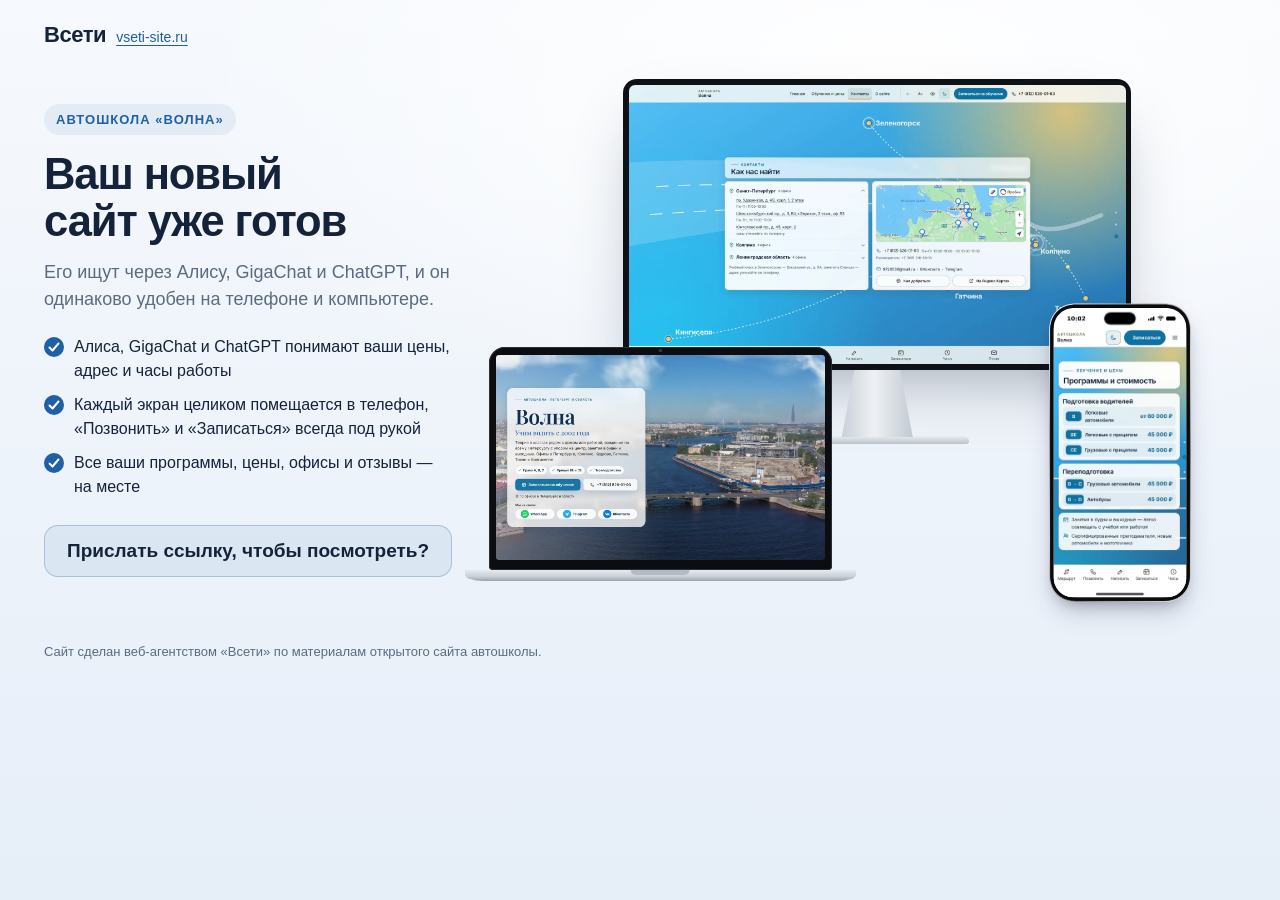
<file: vitrina/index.html>
<!doctype html>
<html lang="ru">
<head>
<meta charset="utf-8">
<meta name="viewport" content="width=device-width, initial-scale=1">
<meta name="robots" content="noindex, nofollow">
<title>Новый сайт автошколы «Волна» — веб-агентство «Всети»</title>
<style>
@layer stageshow{:where(.ss-phone){position:relative}.ss-phone{flex-shrink:0;box-shadow:0 calc(var(--ps) * 40) calc(var(--ps) * 80) calc(var(--ps) * -16) #32325d40,0 calc(var(--ps) * 24) calc(var(--ps) * 48) calc(var(--ps) * -24) #0000004d}.ss-phone__glass{height:100%}.ss-phone__window{position:relative;overflow:hidden;isolation:isolate}.ss-phone:is([data-frame=pro],[data-frame=silver],[data-frame=bezel],[data-frame=clay],[data-frame=outline],[data-frame=bare]){--ss-phone-glass: #0b0b0c;--ss-phone-rim: #2c2c2d;--ss-phone-seam: #e0dfdc;--ss-phone-line: var(--ss-text-faint, #9a9a9d);background:none}.ss-phone__bands{position:absolute;inset:0;overflow:visible;pointer-events:none}.ss-phone:is([data-frame=pro],[data-frame=silver],[data-frame=bezel],[data-frame=clay],[data-frame=outline]) .ss-phone__glass{position:relative}.ss-phone[data-frame=pro]{--ss-phone-band-1: #e3e3e6;--ss-phone-band-2: #9a9ba0;--ss-phone-band-3: #cfd0d4;--ss-phone-band-4: #85868b;--ss-phone-band-5: #c9cacd}.ss-stage[data-theme=dark] .ss-phone[data-frame=pro],.ss-stage[data-theme=glass] .ss-phone[data-frame=pro][data-dark]{--ss-phone-band-1: #5b5c61;--ss-phone-band-2: #2b2c2f;--ss-phone-band-3: #48494d;--ss-phone-band-4: #232427;--ss-phone-band-5: #404145}.ss-phone[data-frame=silver]{--ss-phone-band-1: #f4f4f6;--ss-phone-band-2: #c9cacf;--ss-phone-band-3: #eeeef1;--ss-phone-band-4: #b9babf;--ss-phone-band-5: #e6e6ea}.ss-phone[data-frame=bezel]{--ss-phone-glass: #111113}.ss-phone[data-frame=clay]{--ss-phone-clay-top: color-mix(in srgb, var(--ss-phone-clay, #ecebe8), #fff 45%);--ss-phone-clay-bottom: color-mix(in srgb, var(--ss-phone-clay, #ecebe8), #000 6%);box-shadow:0 calc(var(--ps) * 30) calc(var(--ps) * 60) calc(var(--ps) * -12) #32325d33,0 calc(var(--ps) * 16) calc(var(--ps) * 32) calc(var(--ps) * -16) #00000029}.ss-stage[data-theme=dark] .ss-phone[data-frame=clay]{--ss-phone-clay-top: color-mix(in srgb, var(--ss-phone-clay, #2a2a2e), #fff 6%);--ss-phone-clay-bottom: var(--ss-phone-clay, #2a2a2e);--ss-phone-seam: #333338}.ss-phone[data-frame=outline]{box-shadow:none}.ss-stage[data-theme=blueprint] .ss-phone[data-frame=outline]{--ss-phone-line: var(--ss-line)}.ss-phone:not([data-frame=android],[data-frame=soft]) .ss-phone__status{height:62px;padding:0}.ss-phone:not([data-frame=android],[data-frame=soft]) .ss-phone__time{position:absolute;top:21.5px;left:0;width:138.5px;line-height:22px;text-align:center}.ss-phone:not([data-frame=android],[data-frame=soft]) .ss-phone__glyphs{position:absolute;top:25.33px;left:285.25px;align-items:flex-start;gap:8px}.ss-phone:not([data-frame=android],[data-frame=soft]) .ss-phone__signal{margin-top:1px}.ss-phone:not([data-frame=android],[data-frame=soft]) .ss-phone__battery{margin-top:.33px}.ss-phone[data-frame=photo]{position:relative;background:none}.ss-phone__photo{position:absolute;z-index:4;background:var(--ss-phone-photo-light, none) center / 100% 100% no-repeat;pointer-events:none}.ss-stage[data-theme=dark] .ss-phone__photo,.ss-phone[data-dark] .ss-phone__photo{background-image:var(--ss-phone-photo-dark, var(--ss-phone-photo-light, none))}.ss-phone[data-frame=android]{background:linear-gradient(150deg,#3a3b3f,#1d1e21 40%,#2f3034 70%,#1a1b1e)}.ss-phone[data-frame=android] .ss-phone__glass{background:#050505}.ss-phone[data-frame=android] .ss-phone__island{top:14px;width:24px;height:24px;border-radius:50%}.ss-phone[data-frame=android] .ss-phone__status{height:48px;padding:0 26px}.ss-phone[data-frame=android] .ss-phone__time{font-family:system-ui,sans-serif;font-size:15px;font-weight:500}.ss-phone[data-frame=android] .ss-phone__content[data-status]{padding-top:48px}.ss-phone[data-frame=android] .ss-phone__home{width:108px;height:4px}.ss-phone[data-frame=soft]{box-shadow:0 0 0 calc(var(--ps) * 1.5) #0a25400d,0 calc(var(--ps) * 30) calc(var(--ps) * 60) calc(var(--ps) * -12) #32325d2e,0 calc(var(--ps) * 18) calc(var(--ps) * 36) calc(var(--ps) * -18) #0000001f}.ss-phone[data-frame=soft] .ss-phone__glass{background:#f6f9fc;box-shadow:inset 0 calc(var(--ps) * -2.9) calc(var(--ps) * 7.2) #0a254038}.ss-stage[data-theme=dark] .ss-phone[data-frame=soft] .ss-phone__glass{background:#1c2433;box-shadow:inset 0 calc(var(--ps) * -2.9) calc(var(--ps) * 7.2) #00000073}.ss-phone__screen{--pt: 1px;position:absolute;top:0;left:0;display:flex;flex-direction:column;overflow:hidden;background:#fff;color:#000;font-family:-apple-system,system-ui,sans-serif;font-size:15px;letter-spacing:-.015em;transform-origin:0 0;-webkit-font-smoothing:antialiased}.ss-phone[data-dark] .ss-phone__screen{background:#000;color:#fff}.ss-phone__status{position:absolute;top:0;right:0;left:0;z-index:2;display:flex;align-items:center;justify-content:space-between;height:54px;padding:0 34px 0 52px;transition:color .3s ease;will-change:transform}.ss-phone__time{font-family:SF Pro Text,-apple-system,system-ui,sans-serif;font-variation-settings:"opsz" 17;font-size:17.67px;font-weight:590;letter-spacing:0}.ss-phone__island{position:absolute;top:var(--ss-island-top, 14px);left:50%;z-index:3;width:var(--ss-island-w, 95px);height:37px;border-radius:18.5px;background:#000;transform:translate(-50%)}.ss-phone__glyphs{display:flex;align-items:center;gap:8px}.ss-phone__glyph{display:block}.ss-phone__content{position:relative;flex:1;min-height:0}.ss-phone__content[data-status]{padding-top:62px}.ss-phone__content:not([data-status]){padding-top:44px}.ss-phone[data-frame=bare] .ss-phone__content{padding-right:8px;padding-left:8px}.ss-phone__home{position:absolute;bottom:8px;left:50%;z-index:2;width:144px;height:5px;border-radius:2.5px;background:currentColor;transform:translate(-50%);transition:color .3s ease;will-change:transform}.ss-lock{position:absolute;inset:0;color:#fff;text-align:center}.ss-lock__date{margin-top:66px;font-size:22px;font-weight:600;letter-spacing:-.01em;opacity:.85}.ss-lock__clock{margin-top:-4px;font-size:112px;font-weight:700;line-height:1;letter-spacing:-.035em;font-variant-numeric:tabular-nums;opacity:.92}.ss-lock__stack{position:absolute;right:0;bottom:118px;left:0;display:flex;flex-direction:column;gap:8px;text-align:left}.ss-lock__stack[data-at=top]{top:290px;bottom:auto}.ss-lock__controls{position:absolute;right:46px;bottom:48px;left:46px;display:flex;justify-content:space-between}.ss-lock__control{display:grid;place-items:center;width:50px;height:50px;border-radius:50%;background:#0a0c1842;backdrop-filter:blur(24px) saturate(1.3);color:#fff}.ss-notification{display:flex;align-items:center;gap:13px;margin:0 18px;padding:14px 17px 14px 14px;border-radius:23px;background:#fcfcfdc2;backdrop-filter:blur(30px) saturate(1.25);box-shadow:0 4px 24px #0000000f;color:#000;text-align:left}.ss-notification[data-banner]{position:absolute;top:56px;right:0;left:0;z-index:2;animation:ss-banner-in .52s cubic-bezier(.2,.9,.25,1) both}@keyframes ss-banner-in{0%{transform:translateY(-110px)}}.ss-notification__icon{display:grid;flex-shrink:0;place-items:center;width:38px;height:38px;overflow:hidden;border-radius:9px;background:var(--ss-accent);color:#fff}.ss-notification__icon:has(>img){background:none}.ss-notification__icon>img{display:block;width:100%;height:100%}.ss-notification__text{display:flex;flex:1;flex-direction:column;min-width:0;font-size:15px;line-height:18px;letter-spacing:-.016em}.ss-notification__head{display:flex;align-items:baseline;gap:8px}.ss-notification__title{flex:1;min-width:0;overflow:hidden;font-weight:600;white-space:nowrap;text-overflow:ellipsis}.ss-notification__time{flex-shrink:0;font-size:12px;letter-spacing:-.005em;color:#3c3c4399}.ss-notification__body{display:-webkit-box;overflow:hidden;-webkit-line-clamp:3;-webkit-box-orient:vertical}.ss-lock[data-size=satellite] .ss-lock__stack{top:232px;bottom:auto}.ss-lock[data-size=satellite][data-clock=off] .ss-lock__stack{top:74px}.ss-notification{will-change:transform}.ss-phone:not([data-dark]) .ss-notification{background:#ffffffeb;box-shadow:0 0 0 .5px #00000014,0 8px 24px #0000001f}.ss-phone__time-bar{display:inline-block;width:30px;height:7px;border-radius:4px;background:currentColor;opacity:.5}}
:root{--ink:#14233a;--muted:#5b6b80;--accent:#1f5fa8;--sand:#ffc94d;--bg1:#f6f9fd;--bg2:#e6eef8}
*{box-sizing:border-box}
html,body{margin:0}
body{font:16px/1.5 -apple-system,"Segoe UI",Roboto,Arial,sans-serif;color:var(--ink);background:radial-gradient(1200px 600px at 70% 10%,#ffffff 0,rgba(255,255,255,0) 60%),linear-gradient(180deg,var(--bg1),var(--bg2));min-height:100vh}
a{color:inherit}
.top{display:flex;align-items:center;justify-content:space-between;max-width:1240px;margin:0 auto;padding:18px 24px}
.brand{display:flex;align-items:baseline;gap:10px;text-decoration:none}
.brand b{font-size:22px;letter-spacing:-.02em}
.brand span{font-size:14px;color:var(--accent);text-decoration:underline;text-underline-offset:3px}
.hero{max-width:1240px;margin:0 auto;padding:10px 24px 40px;display:grid;grid-template-columns:minmax(0,.82fr) minmax(0,1.5fr);gap:36px;align-items:center}
.eyebrow{display:inline-block;font-size:13px;font-weight:600;letter-spacing:.08em;text-transform:uppercase;color:var(--accent);background:rgba(31,95,168,.08);padding:6px 12px;border-radius:999px}
h1{text-wrap:balance;font-size:clamp(30px,3.4vw,48px);line-height:1.08;letter-spacing:-.025em;margin:16px 0 14px}
.lead{font-size:18px;color:var(--muted);margin:0 0 22px;max-width:30em}
.pts{list-style:none;padding:0;margin:0 0 26px;display:grid;gap:10px}
.pts li{display:flex;gap:10px;align-items:flex-start}
.pts li::before{content:"";flex:none;width:20px;height:20px;margin-top:2px;border-radius:50%;background:var(--accent) url("data:image/svg+xml,%3Csvg xmlns='http://www.w3.org/2000/svg' viewBox='0 0 20 20'%3E%3Cpath d='M5.5 10.5l3 3 6-7' fill='none' stroke='%23fff' stroke-width='2' stroke-linecap='round' stroke-linejoin='round'/%3E%3C/svg%3E") center/100% no-repeat}
.cta{display:flex;flex-wrap:wrap;gap:14px;align-items:center}
.btn{display:inline-flex;align-items:center;gap:8px;min-height:52px;padding:0 26px;border-radius:14px;background:var(--accent);color:#fff;font-weight:600;text-decoration:none;box-shadow:0 10px 24px rgba(31,95,168,.28)}
.btn:hover{background:#174a86}
.ask{margin:0;display:inline-flex;align-items:center;min-height:52px;padding:12px 22px;line-height:1.3;border-radius:14px;background:rgba(31,95,168,.08);border:1.5px solid rgba(31,95,168,.28);color:var(--ink);font-size:19px;font-weight:600}
/* сцена с устройствами */
.stage{position:relative;width:100%;aspect-ratio:16/11.2}
.dv{position:absolute}
.dv img{display:block;width:100%;height:100%;object-fit:cover;object-position:center top}
.mon .scr img,.lap .scr img{height:auto}
.mon{left:18%;top:0;width:68%}
.mon .scr{padding:1.1%;background:#0e1116;border-radius:14px;box-shadow:0 30px 60px -20px rgba(20,35,58,.35)}
.mon .scr img{border-radius:6px}
.mon .neck{width:14%;aspect-ratio:1/.95;margin:0 auto;background:linear-gradient(90deg,#c9d0d8,#eef1f4 45%,#c3cad2);clip-path:polygon(18% 0,82% 0,100% 100%,0 100%)}
.mon .foot{width:36%;aspect-ratio:36/1.5;margin:-1px auto 0;border-radius:6px 6px 3px 3px;background:linear-gradient(180deg,#e9edf1,#b9c1ca);box-shadow:0 12px 20px -8px rgba(20,35,58,.4)}
.lap{left:0;bottom:4%;width:46%}
.lap .scr{padding:2.2% 2.2% 3%;background:#0b0d11;border-radius:16px 16px 4px 4px;position:relative;box-shadow:0 0 0 1px #2a2f37 inset}
.lap .scr::before{content:"";position:absolute;top:1%;left:50%;width:.9%;aspect-ratio:1;border-radius:50%;background:#2b3442;transform:translateX(-50%)}
.lap .scr img{border-radius:3px}
.lap .base{position:relative;height:0;padding-bottom:3.2%;margin:0 -7%;background:linear-gradient(180deg,#e7ebef 0,#c8cfd7 60%,#9aa3ad 100%);border-radius:0 0 18px 18px/0 0 60% 60%;box-shadow:0 22px 30px -14px rgba(20,35,58,.45)}
.lap .base::after{content:"";position:absolute;top:0;left:50%;width:15%;height:40%;transform:translateX(-50%);background:#b3bbc4;border-radius:0 0 8px 8px}
.tab{right:1.5%;bottom:3%;width:23%}
.tab .scr{aspect-ratio:820/1180;padding:4.5%;background:#121419;border-radius:22px;box-shadow:0 0 0 2px #c7ced6,0 28px 50px -18px rgba(20,35,58,.45)}
.tab .scr img{border-radius:10px}
.ph{right:6%;bottom:0;width:340px;transform-origin:100% 100%}
.ph-shot{display:block;width:100%;height:auto}
.note{max-width:1240px;margin:0 auto;padding:0 24px 34px;color:var(--muted);font-size:13px}
@media (max-width:600px){
  .stage{aspect-ratio:16/9.8}
  .mon{display:none}
  .lap{left:6%;width:64%;bottom:6%}
  .ph{right:5%}
}
@media (max-width:900px){
  .hero{grid-template-columns:1fr;gap:26px;padding-top:0}
  .stage{order:-1}
  .lead{font-size:16.5px}
}
</style>
</head>
<body>
<header class="top"><a class="brand" href="https://vseti-site.ru/" target="_blank" rel="noopener"><b>Всети</b><span>vseti-site.ru</span></a></header>
<main class="hero">
  <div class="txt">
    <span class="eyebrow">Автошкола «Волна»</span>
    <h1>Ваш новый сайт уже готов</h1>
    <p class="lead">Его ищут через Алису, GigaChat и ChatGPT, и он одинаково удобен на телефоне и компьютере.</p>
    <ul class="pts">
      <li>Алиса, GigaChat и ChatGPT понимают ваши цены, адрес и часы работы</li>
      <li>Каждый экран целиком помещается в телефон, «Позвонить» и «Записаться» всегда под рукой</li>
      <li>Все ваши программы, цены, офисы и отзывы — на месте</li>
    </ul>
    <div class="cta">
      <p class="ask">Прислать ссылку, чтобы посмотреть?</p>
    </div>
  </div>
  <div class="stage" id="stage" aria-label="Новый сайт на компьютере, ноутбуке и телефоне">
    <div class="dv mon"><div class="scr"><img src="img/monitor.webp?v=2" alt="" width="1600" height="900"></div><div class="neck"></div><div class="foot"></div></div>
    <div class="dv lap"><div class="scr"><img src="img/laptop.webp?v=2" alt="" width="1280" height="800"></div><div class="base"></div></div>
    <div class="dv ph" id="ph"><div class="ss-phone z-phone" data-frame="pro" style="width: 340px; height: 714.953px; padding: 2.38318px; border-radius: 61.1682px; --ps: 0.794392523364486px;"><svg class="ss-phone__bands" width="100%" height="100%" aria-hidden="true"><defs><linearGradient id="ph-band" x1="0.2" y1="0" x2="0.8" y2="1"><stop offset="0" style="stop-color: var(--ss-phone-band-1);"></stop><stop offset="0.22" style="stop-color: var(--ss-phone-band-2);"></stop><stop offset="0.48" style="stop-color: var(--ss-phone-band-3);"></stop><stop offset="0.74" style="stop-color: var(--ss-phone-band-4);"></stop><stop offset="1" style="stop-color: var(--ss-phone-band-5);"></stop></linearGradient><linearGradient id="ph-clay" x1="0" y1="0" x2="0" y2="1"><stop offset="0" style="stop-color: var(--ss-phone-clay-top);"></stop><stop offset="1" style="stop-color: var(--ss-phone-clay-bottom);"></stop></linearGradient></defs><g transform="translate(10.327102803738317 10.327102803738317)" stroke-linejoin="round"><path d="M262.94 0.00L267.09 0.06L270.49 0.24L273.65 0.53L276.65 0.94L279.51 1.47L282.27 2.11L284.93 2.87L287.50 3.74L289.97 4.72L292.36 5.81L294.65 7.02L296.85 8.33L298.96 9.75L300.98 11.27L302.90 12.90L304.72 14.62L306.45 16.45L308.08 18.37L309.60 20.38L311.02 22.49L312.33 24.70L313.53 26.99L314.63 29.37L315.61 31.85L316.48 34.41L317.24 37.07L317.88 39.83L318.41 42.70L318.82 45.69L319.11 48.85L319.29 52.25L319.35 56.40L319.35 637.90L319.29 642.04L319.11 645.45L318.82 648.60L318.41 651.60L317.88 654.47L317.24 657.23L316.48 659.89L315.61 662.45L314.63 664.92L313.53 667.31L312.33 669.60L311.02 671.80L309.60 673.91L308.08 675.93L306.45 677.85L304.72 679.68L302.90 681.40L300.98 683.03L298.96 684.55L296.85 685.97L294.65 687.28L292.36 688.49L289.97 689.58L287.50 690.56L284.93 691.43L282.27 692.19L279.51 692.83L276.65 693.36L273.65 693.77L270.49 694.06L267.09 694.24L262.94 694.30L56.40 694.30L52.25 694.24L48.85 694.06L45.69 693.77L42.70 693.36L39.83 692.83L37.07 692.19L34.41 691.43L31.85 690.56L29.37 689.58L26.99 688.49L24.70 687.28L22.49 685.97L20.38 684.55L18.37 683.03L16.45 681.40L14.62 679.68L12.90 677.85L11.27 675.93L9.75 673.91L8.33 671.80L7.02 669.60L5.81 667.31L4.72 664.92L3.74 662.45L2.87 659.89L2.11 657.23L1.47 654.47L0.94 651.60L0.53 648.60L0.24 645.45L0.06 642.04L0.00 637.90L0.00 56.40L0.06 52.25L0.24 48.85L0.53 45.69L0.94 42.70L1.47 39.83L2.11 37.07L2.87 34.41L3.74 31.85L4.72 29.37L5.81 26.99L7.02 24.70L8.33 22.49L9.75 20.38L11.27 18.37L12.90 16.45L14.62 14.62L16.45 12.90L18.37 11.27L20.38 9.75L22.49 8.33L24.70 7.02L26.99 5.81L29.37 4.72L31.85 3.74L34.41 2.87L37.07 2.11L39.83 1.47L42.70 0.94L45.69 0.53L48.85 0.24L52.25 0.06L56.40 0.00Z" fill="none" stroke-width="20.654205607476634" stroke="url(#ph-band)"></path><path d="M262.94 0.00L267.09 0.06L270.49 0.24L273.65 0.53L276.65 0.94L279.51 1.47L282.27 2.11L284.93 2.87L287.50 3.74L289.97 4.72L292.36 5.81L294.65 7.02L296.85 8.33L298.96 9.75L300.98 11.27L302.90 12.90L304.72 14.62L306.45 16.45L308.08 18.37L309.60 20.38L311.02 22.49L312.33 24.70L313.53 26.99L314.63 29.37L315.61 31.85L316.48 34.41L317.24 37.07L317.88 39.83L318.41 42.70L318.82 45.69L319.11 48.85L319.29 52.25L319.35 56.40L319.35 637.90L319.29 642.04L319.11 645.45L318.82 648.60L318.41 651.60L317.88 654.47L317.24 657.23L316.48 659.89L315.61 662.45L314.63 664.92L313.53 667.31L312.33 669.60L311.02 671.80L309.60 673.91L308.08 675.93L306.45 677.85L304.72 679.68L302.90 681.40L300.98 683.03L298.96 684.55L296.85 685.97L294.65 687.28L292.36 688.49L289.97 689.58L287.50 690.56L284.93 691.43L282.27 692.19L279.51 692.83L276.65 693.36L273.65 693.77L270.49 694.06L267.09 694.24L262.94 694.30L56.40 694.30L52.25 694.24L48.85 694.06L45.69 693.77L42.70 693.36L39.83 692.83L37.07 692.19L34.41 691.43L31.85 690.56L29.37 689.58L26.99 688.49L24.70 687.28L22.49 685.97L20.38 684.55L18.37 683.03L16.45 681.40L14.62 679.68L12.90 677.85L11.27 675.93L9.75 673.91L8.33 671.80L7.02 669.60L5.81 667.31L4.72 664.92L3.74 662.45L2.87 659.89L2.11 657.23L1.47 654.47L0.94 651.60L0.53 648.60L0.24 645.45L0.06 642.04L0.00 637.90L0.00 56.40L0.06 52.25L0.24 48.85L0.53 45.69L0.94 42.70L1.47 39.83L2.11 37.07L2.87 34.41L3.74 31.85L4.72 29.37L5.81 26.99L7.02 24.70L8.33 22.49L9.75 20.38L11.27 18.37L12.90 16.45L14.62 14.62L16.45 12.90L18.37 11.27L20.38 9.75L22.49 8.33L24.70 7.02L26.99 5.81L29.37 4.72L31.85 3.74L34.41 2.87L37.07 2.11L39.83 1.47L42.70 0.94L45.69 0.53L48.85 0.24L52.25 0.06L56.40 0.00Z" fill="none" stroke-width="15.88785046728972" style="stroke: var(--ss-phone-rim);"></path><path d="M262.94 0.00L267.09 0.06L270.49 0.24L273.65 0.53L276.65 0.94L279.51 1.47L282.27 2.11L284.93 2.87L287.50 3.74L289.97 4.72L292.36 5.81L294.65 7.02L296.85 8.33L298.96 9.75L300.98 11.27L302.90 12.90L304.72 14.62L306.45 16.45L308.08 18.37L309.60 20.38L311.02 22.49L312.33 24.70L313.53 26.99L314.63 29.37L315.61 31.85L316.48 34.41L317.24 37.07L317.88 39.83L318.41 42.70L318.82 45.69L319.11 48.85L319.29 52.25L319.35 56.40L319.35 637.90L319.29 642.04L319.11 645.45L318.82 648.60L318.41 651.60L317.88 654.47L317.24 657.23L316.48 659.89L315.61 662.45L314.63 664.92L313.53 667.31L312.33 669.60L311.02 671.80L309.60 673.91L308.08 675.93L306.45 677.85L304.72 679.68L302.90 681.40L300.98 683.03L298.96 684.55L296.85 685.97L294.65 687.28L292.36 688.49L289.97 689.58L287.50 690.56L284.93 691.43L282.27 692.19L279.51 692.83L276.65 693.36L273.65 693.77L270.49 694.06L267.09 694.24L262.94 694.30L56.40 694.30L52.25 694.24L48.85 694.06L45.69 693.77L42.70 693.36L39.83 692.83L37.07 692.19L34.41 691.43L31.85 690.56L29.37 689.58L26.99 688.49L24.70 687.28L22.49 685.97L20.38 684.55L18.37 683.03L16.45 681.40L14.62 679.68L12.90 677.85L11.27 675.93L9.75 673.91L8.33 671.80L7.02 669.60L5.81 667.31L4.72 664.92L3.74 662.45L2.87 659.89L2.11 657.23L1.47 654.47L0.94 651.60L0.53 648.60L0.24 645.45L0.06 642.04L0.00 637.90L0.00 56.40L0.06 52.25L0.24 48.85L0.53 45.69L0.94 42.70L1.47 39.83L2.11 37.07L2.87 34.41L3.74 31.85L4.72 29.37L5.81 26.99L7.02 24.70L8.33 22.49L9.75 20.38L11.27 18.37L12.90 16.45L14.62 14.62L16.45 12.90L18.37 11.27L20.38 9.75L22.49 8.33L24.70 7.02L26.99 5.81L29.37 4.72L31.85 3.74L34.41 2.87L37.07 2.11L39.83 1.47L42.70 0.94L45.69 0.53L48.85 0.24L52.25 0.06L56.40 0.00Z" fill="none" stroke-width="14.69626168224299" style="stroke: var(--ss-phone-glass);"></path></g></svg><div class="ss-phone__glass" style="padding: 7.94393px; border-radius: 58.785px;"><div class="ss-phone__window" style="width: 319.346px; height: 694.299px; clip-path: path(&quot;M 262.94 0 L 267.09 0.06 L 270.49 0.24 L 273.65 0.53 L 276.65 0.94 L 279.51 1.47 L 282.27 2.11 L 284.93 2.87 L 287.5 3.74 L 289.97 4.72 L 292.36 5.81 L 294.65 7.02 L 296.85 8.33 L 298.96 9.75 L 300.98 11.27 L 302.9 12.9 L 304.72 14.62 L 306.45 16.45 L 308.08 18.37 L 309.6 20.38 L 311.02 22.49 L 312.33 24.7 L 313.53 26.99 L 314.63 29.37 L 315.61 31.85 L 316.48 34.41 L 317.24 37.07 L 317.88 39.83 L 318.41 42.7 L 318.82 45.69 L 319.11 48.85 L 319.29 52.25 L 319.35 56.4 L 319.35 637.9 L 319.29 642.04 L 319.11 645.45 L 318.82 648.6 L 318.41 651.6 L 317.88 654.47 L 317.24 657.23 L 316.48 659.89 L 315.61 662.45 L 314.63 664.92 L 313.53 667.31 L 312.33 669.6 L 311.02 671.8 L 309.6 673.91 L 308.08 675.93 L 306.45 677.85 L 304.72 679.68 L 302.9 681.4 L 300.98 683.03 L 298.96 684.55 L 296.85 685.97 L 294.65 687.28 L 292.36 688.49 L 289.97 689.58 L 287.5 690.56 L 284.93 691.43 L 282.27 692.19 L 279.51 692.83 L 276.65 693.36 L 273.65 693.77 L 270.49 694.06 L 267.09 694.24 L 262.94 694.3 L 56.4 694.3 L 52.25 694.24 L 48.85 694.06 L 45.69 693.77 L 42.7 693.36 L 39.83 692.83 L 37.07 692.19 L 34.41 691.43 L 31.85 690.56 L 29.37 689.58 L 26.99 688.49 L 24.7 687.28 L 22.49 685.97 L 20.38 684.55 L 18.37 683.03 L 16.45 681.4 L 14.62 679.68 L 12.9 677.85 L 11.27 675.93 L 9.75 673.91 L 8.33 671.8 L 7.02 669.6 L 5.81 667.31 L 4.72 664.92 L 3.74 662.45 L 2.87 659.89 L 2.11 657.23 L 1.47 654.47 L 0.94 651.6 L 0.53 648.6 L 0.24 645.45 L 0.06 642.04 L 0 637.9 L 0 56.4 L 0.06 52.25 L 0.24 48.85 L 0.53 45.69 L 0.94 42.7 L 1.47 39.83 L 2.11 37.07 L 2.87 34.41 L 3.74 31.85 L 4.72 29.37 L 5.81 26.99 L 7.02 24.7 L 8.33 22.49 L 9.75 20.38 L 11.27 18.37 L 12.9 16.45 L 14.62 14.62 L 16.45 12.9 L 18.37 11.27 L 20.38 9.75 L 22.49 8.33 L 24.7 7.02 L 26.99 5.81 L 29.37 4.72 L 31.85 3.74 L 34.41 2.87 L 37.07 2.11 L 39.83 1.47 L 42.7 0.94 L 45.69 0.53 L 48.85 0.24 L 52.25 0.06 L 56.4 0 Z&quot;);"><div class="ss-phone__screen" style="width: 402px; height: 874px; transform: scale(0.794393); --ss-screen-r: 64px;"><div class="ss-phone__status"><span class="ss-phone__time">10:02</span><span class="ss-phone__glyphs"><svg viewBox="0 0 20.33 13.67" width="20.33" height="13.67" class="ss-phone__glyph ss-phone__signal"><rect x="0" y="7.34" width="3.333" height="6.33" rx="1.667" fill="currentColor"></rect><rect x="5.667" y="5" width="3.333" height="8.67" rx="1.667" fill="currentColor"></rect><rect x="11.334" y="2.67" width="3.333" height="11" rx="1.667" fill="currentColor"></rect><rect x="17.000999999999998" y="0" width="3.333" height="13.67" rx="1.667" fill="currentColor"></rect></svg><svg viewBox="0 0 19.33 14.33" width="19.33" height="14.33" class="ss-phone__glyph ss-phone__wifi"><path fill-rule="evenodd" fill="currentColor" d="M0.415933 5.54283C0.902185 6.04412 1.66017 5.95818 2.27513 5.41393C4.30595 3.58064 6.83731 2.63535 9.66901 2.63535C12.5007 2.63535 15.0464 3.60928 17.0629 5.41393C17.6636 5.97251 18.4215 6.0298 18.9221 5.54283C19.4226 5.02722 19.4942 4.2538 18.9793 3.70954C16.8341 1.51819 13.3302 0 9.66901 0C6.00783 0 2.48965 1.53251 0.358727 3.72387C-0.156127 4.2538 -0.0989213 5.02722 0.415933 5.55715L0.415933 5.54283ZM3.94841 9.13779C4.50617 9.68205 5.22124 9.62476 5.85051 9.10915C6.88022 8.29276 8.25316 7.73418 9.66901 7.7485C11.0706 7.7485 12.4435 8.29276 13.4875 9.12347C14.1168 9.63908 14.8605 9.66773 15.4039 9.12347C15.9331 8.57921 16.0189 7.7485 15.4611 7.23289C14.0739 5.98683 11.9859 5.11315 9.68332 5.11315C7.38077 5.11315 5.27845 5.98683 3.9055 7.23289C3.41925 7.69121 3.31914 8.47896 3.96271 9.13779L3.94841 9.13779ZM8.72511 13.8929C9.34008 14.4801 9.98365 14.4801 10.5986 13.8929L11.757 12.7757C12.372 12.1742 12.5007 11.4151 11.7999 10.8995C11.2136 10.4841 10.4699 10.212 9.66901 10.212C8.86813 10.212 8.11015 10.4841 7.53809 10.9138C6.83731 11.4151 6.98033 12.1885 7.59529 12.7757L8.73942 13.8929L8.72511 13.8929Z"></path></svg><svg viewBox="0 0 29.33 13.67" width="29.33" height="13.67" class="ss-phone__glyph ss-phone__battery"><path fill="currentColor" d="M0 6.4C0 4.15979 0 3.03969 0.435974 2.18404C0.819467 1.43139 1.43139 0.819467 2.18404 0.435974C3.03969 0 4.15979 0 6.4 0L19.933 0C22.1732 0 23.2933 0 24.149 0.435974C24.9016 0.819467 25.5135 1.43139 25.897 2.18404C26.333 3.03969 26.333 4.15979 26.333 6.4L26.333 7.26666C26.333 9.50687 26.333 10.627 25.897 11.4826C25.5135 12.2353 24.9016 12.8472 24.149 13.2307C23.2933 13.6667 22.1732 13.6667 19.933 13.6667L6.4 13.6667C4.15979 13.6667 3.03969 13.6667 2.18404 13.2307C1.43139 12.8472 0.819467 12.2353 0.435974 11.4826C0 10.627 0 9.50687 0 7.26666L0 6.4Z"></path><path fill-rule="evenodd" fill="currentColor" transform="translate(27.33 4.33)" d="M0 0L0 5C0.601505 4.8625 2 3.75 2 2.5C2 1.25 0.601505 0.1375 0 0Z"></path></svg></span></div><span class="ss-phone__island"></span><div class="ss-phone__content" data-status="true"><img class="ph-shot" src="img/phone.webp?v=2" alt="Новый сайт автошколы «Волна» на телефоне" width="393" height="794"></div><span class="ss-phone__home"></span></div></div></div></div></div>
  </div>
</main>
<p class="note">Сайт сделан веб-агентством «Всети» по материалам открытого сайта автошколы.</p>
<script>
(function(){var st=document.getElementById('stage'),ph=document.getElementById('ph');
function fit(){var k=st.clientWidth*(innerWidth<=600?0.27:0.19)/340;ph.style.transform='scale('+k+')';}
fit();addEventListener('resize',fit);})();
</script>
</body>
</html>
</file>
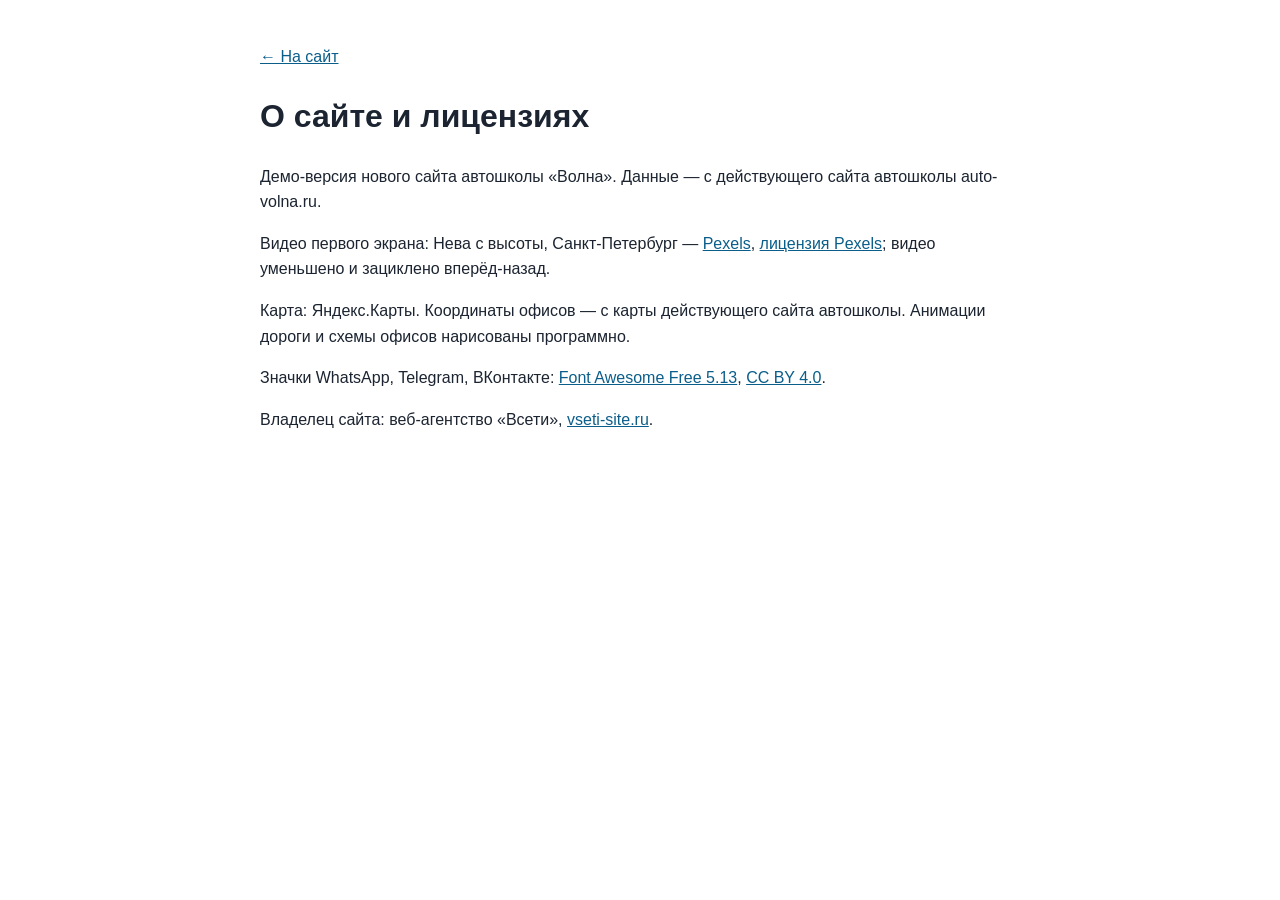
<file: credits.html>
<!doctype html><html lang="ru"><head><meta charset="utf-8"><meta name="viewport" content="width=device-width,initial-scale=1"><meta name="robots" content="noindex"><title>О сайте — Автошкола «Волна»</title>
<style>body{font:16px/1.6 Inter,Arial,sans-serif;max-width:760px;margin:0 auto;padding:28px 18px;color:#1b2430}a{color:#0b5e8a}</style></head><body>
<p><a href="./">← На сайт</a></p>
<h1>О сайте и лицензиях</h1>
<p>Демо-версия нового сайта автошколы «Волна». Данные — с действующего сайта автошколы auto-volna.ru.</p>
<p>Видео первого экрана: Нева с высоты, Санкт-Петербург — <a href="https://www.pexels.com/video/5105175/" target="_blank" rel="noopener">Pexels</a>, <a href="https://www.pexels.com/license/" target="_blank" rel="noopener">лицензия Pexels</a>; видео уменьшено и зациклено вперёд-назад.</p>
<p>Карта: Яндекс.Карты. Координаты офисов — с карты действующего сайта автошколы. Анимации дороги и схемы офисов нарисованы программно.</p>
<p>Значки WhatsApp, Telegram, ВКонтакте: <a href="https://fontawesome.com" target="_blank" rel="noopener">Font Awesome Free 5.13</a>, <a href="https://creativecommons.org/licenses/by/4.0/" target="_blank" rel="noopener">CC BY 4.0</a>.</p>
<p>Владелец сайта: веб-агентство «Всети», <a href="https://vseti-site.ru" target="_blank" rel="noopener">vseti-site.ru</a>.</p>
</body></html>
</file>
<file: css/etalon.css>
/* ==========================================================================
   Эталон нотариуса. Общий слой поверх встроенных стилей index.html:
   видео-первый экран, «жидкое стекло», интерьеры на фоне экранов,
   шапка и нижняя панель со второго экрана, карточки Spotlight Card.
   ========================================================================== */

/* плавное проявление подсветки рамки (Chrome/Safari/Firefox новых версий) */
@property --hl{syntax:'<number>';inherits:true;initial-value:0}

:root{
  --glass:rgba(0,0,0,.4);
  --glass-blur:4px;
  --spot:255,196,108;          /* тёплый янтарь под интерьеры */
  --spring:cubic-bezier(.2,.9,.3,1.35);
}

/* ---------- светлый текст на тёмном стекле для всего, что лежит на фото ---------- */
.sec:not(.sec-hero),.hdr,.bar,.mmenu{
  --card:rgba(0,0,0,.4); --card-rgb:0,0,0;
  --text:#fff; --muted:rgba(255,255,255,.84);
  --line:rgba(255,255,255,.3); --line2:rgba(255,255,255,.2);
  --accent:#ecd9ac; --accent-d:#f6e9c8; --accent-l:#d3bc8a; --accent-soft:rgba(255,255,255,.13);
  --bg:rgba(0,0,0,.3); --bg2:transparent; --bg3:rgba(255,255,255,.13);
  --on-accent:#1d170b;
  --shadow:0 1px 12px rgba(0,0,0,.35); --shadow-lg:0 18px 50px rgba(0,0,0,.5);
  --ok:#8fe3a8; --bad:#ff9f96;
  color:#fff;
}
.sec:not(.sec-hero){background:#2b2319}
.sec:not(.sec-hero) .sec-scroll{
  position:relative;z-index:1;
  padding-top:calc(var(--hdr-h) / var(--zc,1) + 12px);padding-bottom:calc(var(--bar-h) + 12px);
  text-shadow:0 1px 2px rgba(0,0,0,.45)
}
.sec:not(.sec-hero) :is(input,select,textarea,button.btn,.btn){text-shadow:none}

/* ---------- фон экранов: интерьеры, затемнение ровно 50% ---------- */
.sec-bg{position:absolute;inset:0;z-index:0;overflow:hidden;pointer-events:none;background:#2b2319}
.sec-bg picture{display:block;width:100%;height:100%}
.sec-bg img{display:block;width:100%;height:100%;object-fit:cover;opacity:0;transition:opacity .9s ease}
.sec-bg img.ld,html:not(.js) .sec-bg img{opacity:1}
.sec-bg::after{content:"";position:absolute;inset:0;background:rgba(0,0,0,.5)}

/* ==========================================================================
   Жидкое стекло
   ========================================================================== */
.glass,
.sec:not(.sec-hero) :is(.sec-head,.svc,.step,.rev,.rsum,.cred,.cbox,.fq,.about-txt,.tf-card,.quote,.ilink,.chips li,.foot,.rate-chip){
  position:relative;isolation:isolate;
  background:var(--glass);
  -webkit-backdrop-filter:blur(var(--glass-blur));backdrop-filter:blur(var(--glass-blur));
  border:0;border-radius:var(--radius);
  box-shadow:0 8px 30px rgba(0,0,0,.14);
}
/* тонкая светлая рамка-градиент; рядом с курсором рамка разгорается (--hl, --x, --y) */
.glass::after,
.sec:not(.sec-hero) :is(.sec-head,.svc,.step,.rev,.rsum,.cred,.cbox,.fq,.about-txt,.tf-card,.quote,.ilink,.chips li,.foot,.rate-chip)::after{
  content:"";position:absolute;inset:0;border-radius:inherit;padding:1.4px;pointer-events:none;z-index:2;
  background:
    radial-gradient(230px circle at var(--x,50%) var(--y,50%),rgba(255,226,160,calc(var(--hl,0)*1)),rgba(var(--spot),calc(var(--hl,0)*.65)) 38%,transparent 72%),
    linear-gradient(160deg,rgba(255,255,255,.58) 0%,rgba(255,255,255,.16) 22%,rgba(255,255,255,0) 44%,rgba(255,255,255,0) 60%,rgba(255,255,255,.16) 82%,rgba(255,255,255,.5) 100%);
  -webkit-mask:linear-gradient(#000 0 0) content-box,linear-gradient(#000 0 0);
  -webkit-mask-composite:xor;mask-composite:exclude;
}
.sec:not(.sec-hero) .sec-head{display:block;width:fit-content;max-width:100%;border-radius:18px;padding:14px 22px 16px;margin-bottom:16px}
.sec:not(.sec-hero) .sec-head .h2{margin-top:8px}
.sec:not(.sec-hero) .sec-head .lead{margin-top:8px}
.sec:not(.sec-hero) .sec-head .demo-note{background:rgba(255,255,255,.1);border-left-color:var(--accent)}

/* ==========================================================================
   Spotlight Card: пятно света под курсором внутри карточки (::before),
   подсветка рамки рядом с курсором (::after выше), «прыжок» scale + тень.
   Позицию --x/--y ставит один общий обработчик pointermove (js/etalon.js).
   ========================================================================== */
.glow{position:relative;isolation:isolate;--hov:1.035}
.glow::before{
  content:"";position:absolute;inset:0;border-radius:inherit;pointer-events:none;z-index:-1;
  background:
    radial-gradient(340px circle at var(--x,50%) var(--y,50%),rgba(var(--spot),.5),rgba(var(--spot),.2) 38%,transparent 72%);
  opacity:0;transition:opacity .35s ease;
}
.glow.lit{--hl:1}
.glow.lit::before{opacity:1}
.glow{transition:scale .38s var(--spring),box-shadow .32s ease,--hl .3s ease}
.glow.rv{transition:opacity .7s ease var(--rvd),translate .7s ease var(--rvd),scale .38s var(--spring),box-shadow .32s ease,--hl .3s ease}
@media (hover:hover) and (pointer:fine){
  .glow:hover{scale:var(--hov);z-index:6;box-shadow:0 24px 54px rgba(0,0,0,.5),0 0 34px rgba(var(--spot),.2)}
}
/* ---------- «Контакты» («Как нас найти»): плашки при наведении и касании загораются жёлтым — яркая рамка и мягкое
   свечение вокруг; размер не меняется (никаких увеличений и сдвигов раскладки), видно в обеих темах ---------- */
:root{--gy-ring:255,208,80;--gy-glow:255,200,64}
html[data-theme="light"]{--gy-ring:232,154,0;--gy-glow:255,186,30}
#contacts .glow{--gy:0 0 0 2.5px rgba(var(--gy-ring),.98),0 0 22px 4px rgba(var(--gy-glow),.66),0 0 58px 14px rgba(var(--gy-glow),.32),0 8px 30px rgba(0,0,0,.14);
  --gy0:0 0 0 0 rgba(var(--gy-ring),0),0 0 0 0 rgba(var(--gy-glow),0),0 0 0 0 rgba(var(--gy-glow),0),0 8px 30px rgba(0,0,0,.14)}
@media (hover:hover) and (pointer:fine){
  #contacts .glow:hover{scale:1;box-shadow:var(--gy)}
  /* заголовок с рейтингом: когда курсор на значке рейтинга, светится только значок */
  #contacts .sec-head:has(.rate-chip:hover):hover{box-shadow:var(--gy0)}
}
#contacts .glow.tap{animation:cGlowTap 1.4s ease-out,glowHl .62s ease-out}
@keyframes cGlowTap{0%{box-shadow:var(--gy0)}14%,62%{box-shadow:var(--gy)}100%{box-shadow:var(--gy0)}}
html[data-hc="1"] #contacts .glow:hover{outline:3px solid #ffd400;outline-offset:2px}
/* крупные плашки берут нижнюю границу 1,03: 3,5 % от 600 px — это уже 20 px */
.hero-plq,.about-txt,.tf-card,.sec-head,.cbox{--hov:1.03}

/* касание на телефоне: вспышка пятна в точке касания и подпрыгивание */
.glow.tap{animation:glowTap .62s var(--spring),glowHl .62s ease-out}
.glow.tap::before{animation:spotFlash .62s ease-out}
@keyframes glowTap{0%{scale:1}38%{scale:var(--tap,1.045)}100%{scale:1}}
@keyframes glowHl{0%{--hl:0}22%{--hl:1}100%{--hl:0}}
@keyframes spotFlash{0%{opacity:0}18%{opacity:1}100%{opacity:0}}

/* ---------- появление блоков при входе на экран ---------- */
.rv{--rvd:calc(var(--i,0) * 90ms);opacity:0;transform:none;translate:0 18px;
  transition:opacity .7s ease var(--rvd),translate .7s ease var(--rvd)}
.sec.active .rv{opacity:1;transform:none;translate:0 0}
/* первый экран: блоки стартуют сами (экран активен с загрузки), по очереди после слова */
.sec-hero .rv{--rvd:calc(var(--hero-d,1.8s) + var(--i,0) * 140ms);opacity:1;translate:0 0}
.sec-hero .kicker.rv{--rvd:.45s}
/* анимация заголовка стартует — скрипт ставит .go, и остальные блоки выходят следом за словом */
.sec-hero.go .rv{animation:heroIn .9s cubic-bezier(.2,.7,.2,1) var(--rvd) both}
html.js .sec-hero:not(.go) .rv{opacity:0;translate:0 18px;animation:heroSafe .01s linear 5s forwards}
@keyframes heroIn{from{opacity:0;translate:0 18px}to{opacity:1;translate:0 0}}
@keyframes heroSafe{to{opacity:1;translate:0 0}}

/* ==========================================================================
   Первый экран
   ========================================================================== */
.sec-hero{background:#8fb1d4;color:#fff;
  /* А−/А+ первый экран не трогают: страница в zoom, экран — встречный zoom (как шапка), поэтому он на любой ступени
     выглядит ровно как при 100 %. Единицы vw/vh и высота экрана считаются от окна без поправки. */
  zoom:calc(1 / var(--zc,1)); --vwu:1vw; --vhu:1vh;
  /* высота — та же видимая, что у остальных экранов (скрипт кладёт её в --vhr); 100vh во встроенном браузере Telegram на Android
     считается при спрятанной верхней панели и выше видимой части — первый экран выходил выше, и все следующие съезжали вниз */
  --vh:var(--vhr, calc(100 * var(--vhu)))}
.hero-bg{position:absolute;inset:0;overflow:hidden;background:#9db9d6 url(../img/hero-poster.jpg) 54% 50%/cover no-repeat}
.hero-video{position:absolute;inset:0;width:100%;height:100%;object-fit:cover;object-position:54% 50%;background:transparent}
.hero-clouds{
  position:absolute;left:0;top:0;width:100%;height:58%;pointer-events:none;opacity:0;transition:opacity 2.4s ease;
  -webkit-mask-image:linear-gradient(180deg,#000 0%,#000 36%,rgba(0,0,0,.55) 66%,transparent 100%);
          mask-image:linear-gradient(180deg,#000 0%,#000 36%,rgba(0,0,0,.55) 66%,transparent 100%)
}
.hero-clouds.on{opacity:1}
/* угасание к низу рисует сам шейдер (js/clouds.js): маска на canvas — лишний проход на каждый кадр */
.hero-clouds.baked{-webkit-mask-image:none;mask-image:none}
/* точки-переходы по краю не растут с А+: иначе на ступенях 130–150 % они наезжают на плашки первого экрана и карточки */
.dots{zoom:calc(1 / var(--zc,1))}

.sec-hero .sec-scroll{position:relative;z-index:1;padding:26px clamp(20px,calc(3.4*var(--vwu,1vw)),64px);display:flex;flex-direction:column}
.sec-hero .wrap{max-width:none;margin:auto 0}
.hero-plq{
  --plq-w:clamp(500px,calc(38*var(--vwu,1vw)),660px);--plq-pad:clamp(24px,calc(2.4*var(--vwu,1vw)),36px);
  width:min(100%,var(--plq-w));padding:var(--plq-pad);border-radius:28px;
  color:#fff;text-shadow:0 1px 3px rgba(0,0,0,.5);
  animation:plqIn .9s ease both
}
@keyframes plqIn{from{opacity:0;translate:0 14px}to{opacity:1;translate:0 0}}
.hero-plq .kicker{color:#f6e6bd;font-size:12.5px;letter-spacing:.15em}
.hero-plq .kicker::before{background:#f6e6bd}
.hero-h1{margin:14px 0 0;font-weight:500}
.hw{
  display:inline-block;font-family:var(--serif);font-weight:500;line-height:1.06;letter-spacing:-.005em;color:#fff;
  font-size:calc((var(--plq-w) - 2 * var(--plq-pad)) / 4.9);
  text-shadow:0 2px 22px rgba(0,0,0,.35),0 1px 2px rgba(0,0,0,.4);white-space:nowrap
}
.hn{display:block;margin-top:6px;font-family:var(--serif);font-weight:500;font-size:clamp(20px,calc(1.9*var(--vwu,1vw)),28px);line-height:1.2;color:#f7ecd2}
.hero-lead{margin-top:16px;max-width:none;font-size:clamp(15px,calc(1.15*var(--vwu,1vw)),17px);line-height:1.5;color:rgba(255,255,255,.94)}
.hero-addr{margin-top:10px;font-size:14px}
.hero-addr .addr-link{color:#fff;border-bottom-color:rgba(255,255,255,.55)}
.hero-addr .addr-link:hover{color:#f6e6bd}
.hero-cta{display:flex;flex-wrap:wrap;gap:12px;margin-top:22px}
.btn-glass{
  min-height:52px;padding:0 26px;font-size:16px;color:#fff;border:0;background:var(--glass);
  -webkit-backdrop-filter:blur(var(--glass-blur));backdrop-filter:blur(var(--glass-blur));text-shadow:none
}
.btn-glass:hover{background:var(--glass);color:#fff}
.btn-glass.btn-book{background:rgba(var(--spot),.9);color:#2a1d07;font-weight:700;box-shadow:0 8px 26px rgba(var(--spot),.3)}
.btn-glass.btn-book:hover{background:rgba(var(--spot),.95);color:#2a1d07}
.btn-glass.btn-book::after{display:none}
.btn-glass.btn-book::before{background:radial-gradient(160px circle at var(--x,50%) var(--y,50%),rgba(255,255,255,.75),rgba(255,255,255,.25) 45%,transparent 75%)}
.btn-glass .ico{width:19px;height:19px}
.hero-plq .status{margin-top:16px;background:rgba(0,0,0,.28);border-color:rgba(255,255,255,.3);text-shadow:none}

/* ==========================================================================
   Шапка и нижняя панель: только со второго экрана
   ========================================================================== */
.hdr{
  background:var(--glass);-webkit-backdrop-filter:blur(8px);backdrop-filter:blur(8px);border-bottom:0;
  transition:transform .5s var(--ease),opacity .35s ease,visibility 0s linear 0s
}
.hdr::after{content:"";position:absolute;left:0;right:0;bottom:0;height:1px;background:linear-gradient(90deg,transparent,rgba(255,255,255,.45),transparent)}
body[data-sec="0"] .hdr{transform:translateY(-105%);opacity:0;visibility:hidden;pointer-events:none;transition:transform .45s var(--ease),opacity .3s ease,visibility 0s linear .45s}
.hdr-in{max-width:1440px;padding:0 28px;gap:18px}
.brand-s{color:rgba(255,255,255,.78)}
.brand-n{font-size:16px;font-weight:600;color:#fff;text-shadow:0 1px 3px rgba(0,0,0,.4)}
.nav{gap:2px}
.nav-a{color:#fff;opacity:.9;font-size:14.5px;padding:10px 12px;white-space:nowrap}
.brand{flex:none}
.nav-a:hover,.nav-a.cur,.nav > li.open > .nav-a{background:rgba(255,255,255,.14);opacity:1}
.nav-a.cur{box-shadow:inset 0 -2px 0 rgba(var(--spot),.95)}
.hdr-tools{margin-left:10px;gap:10px}
.hdr .tool{color:#fff;opacity:.9}
.hdr .tool:hover{background:rgba(255,255,255,.14);opacity:1}
.hdr .btn-primary{background:rgba(var(--spot),.95);border-color:transparent;color:#2a1d07;font-weight:700}
.hdr .btn-primary:hover{background:#ffd998;color:#2a1d07}
.hdr-tel{display:inline-flex;align-items:center;gap:8px;min-height:44px;padding:0 6px;font-weight:600;font-size:15px;white-space:nowrap;color:#fff;border-radius:10px}
.hdr-tel .ico{width:18px;height:18px}
.hdr-tel:hover{color:#ffe2a8}
.mega{background:rgba(24,19,12,.9);-webkit-backdrop-filter:blur(16px);backdrop-filter:blur(16px);border:1px solid rgba(255,255,255,.2)}
.mega-it:hover{background:rgba(255,255,255,.12)}
.lang-dd{background:rgba(24,19,12,.92);-webkit-backdrop-filter:blur(16px);backdrop-filter:blur(16px);border:1px solid rgba(255,255,255,.22);color:#fff}
.lang-dd a:hover,.lang-dd button:hover{background:rgba(255,255,255,.12)}
.lang-dd a.cur{color:#ffe2a8}
/* размер текста, контраст, тема: прямо на плашке, рядом с языком */
.hdr-a11y{display:flex;align-items:center;gap:2px;margin-left:2px;padding-left:8px;border-left:1px solid rgba(255,255,255,.28)}
.hdr-a11y .tool{width:44px;height:44px}
.hdr #hcBtn[aria-pressed="true"]{background:rgba(255,226,168,.2);color:#ffe2a8;opacity:1}
.hdr .tool:disabled{opacity:.35;cursor:default}
.hdr .tool:disabled:hover{background:none}
.mm-tools{display:none}

.bar{
  background:var(--glass);-webkit-backdrop-filter:blur(8px);backdrop-filter:blur(8px);border-top:0;box-shadow:none;
  transition:transform .5s var(--ease),opacity .35s ease,visibility 0s linear 0s
}
.bar::before{content:"";position:absolute;left:0;right:0;top:0;height:1px;background:linear-gradient(90deg,transparent,rgba(255,255,255,.45),transparent)}
body[data-sec="0"] .bar{transform:translateY(105%);opacity:0;visibility:hidden;pointer-events:none;transition:transform .45s var(--ease),opacity .3s ease,visibility 0s linear .45s}
.bi{color:#fff;opacity:.88}
.bi:hover{background:rgba(255,255,255,.14);opacity:1}
.bi.cur{color:#ffe2a8}

.dots button::after{background:#fff;opacity:.6;box-shadow:0 0 0 1px rgba(0,0,0,.35)}
.dots button.cur::after{background:rgb(var(--spot));opacity:1}

.mmenu{background:rgba(22,17,11,.93);-webkit-backdrop-filter:blur(14px);backdrop-filter:blur(14px);color:#fff;bottom:var(--bar-h)}
.mmenu .macc-list button:hover{background:rgba(255,255,255,.12)}
.mmenu .mmenu-foot .btn{justify-content:center;padding:0 22px;font-size:16px}
.mmenu .btn-primary{background:rgba(var(--spot),.95);border-color:transparent;color:#2a1d07;font-weight:700}
.mmenu .btn-ghost{border-color:rgba(255,255,255,.4);color:#fff}
.mm-set{margin-top:16px;display:grid;gap:10px}
.mm-row{display:flex;flex-wrap:wrap;gap:8px;align-items:center}
.mm-lbl{width:56px;font-size:13px;color:var(--muted);text-transform:uppercase;letter-spacing:.08em}
.mmenu .mm-row a,.mmenu .mm-row button{display:inline-flex;width:auto;min-width:44px;min-height:44px;padding:0 12px;justify-content:center;align-items:center;
  border:1px solid rgba(255,255,255,.28);border-radius:10px;font-size:14px;font-weight:600}
.mmenu .mm-row a.cur{color:#ffe2a8;border-color:#ffe2a8}
.mmenu .mm-row .ico{width:20px;height:20px}
/* на телефоне те же четыре кнопки одним заметным рядом в меню */
.mmenu .mm-tools{grid-template-columns:repeat(4,1fr);gap:8px;padding:10px;border:1px solid rgba(255,226,168,.4);border-radius:14px;background:rgba(255,255,255,.07)}
.mmenu .mm-tools button{display:inline-flex;width:100%;min-height:52px;justify-content:center;align-items:center;border:1px solid rgba(255,255,255,.28);border-radius:10px;font-size:16px;font-weight:700;background:rgba(0,0,0,.25);padding:0}
.mmenu .mm-tools button .ico{width:22px;height:22px}
.mmenu .mm-tools button[aria-pressed="true"]{border-color:#ffe2a8;color:#ffe2a8;background:rgba(255,226,168,.14)}
.mmenu .mm-tools button:disabled{opacity:.4}

/* ==========================================================================
   Экраны: карточки на стекле
   ========================================================================== */
.sec:not(.sec-hero) .kicker{color:#f1deb0}
.sec:not(.sec-hero) .kicker::before{background:#f1deb0}
.sec:not(.sec-hero) .h2{font-size:clamp(26px,calc(3*var(--vwu,1vw)),38px)}
.sec:not(.sec-hero) .svc:hover{transform:none;border-color:transparent}
.svc .cic,.cred .cic,.cl .cic,.mega-it .cic{background:rgba(255,255,255,.14);color:#f6e9c8}
.svc small{color:rgba(255,255,255,.8)}
.about-txt{padding:20px 24px}
.sec:not(.sec-hero) .about-txt .quote{background:rgba(255,255,255,.09);border-left:3px solid rgb(var(--spot));border-radius:0 12px 12px 0;-webkit-backdrop-filter:none;backdrop-filter:none;box-shadow:none}
.sec:not(.sec-hero) .about-txt .quote::after{display:none}
.chips li{background:var(--glass);border-radius:999px}
.creds .cred{padding:14px 16px;min-height:68px}
.cred > div{min-width:0;flex:1 1 auto}

/* ---------- «Оплата»: ровные значки ----------
   Карточка занимает ту же ширину и высоту, что соседние. Если четыре значка помещаются в строку —
   идут одним рядом от левого до правого края; иначе сетка 2×2 с одинаковыми колонками, а все карточки
   «Реквизитов» выравниваются по высоте (grid-auto-rows:1fr). Размер решает ширина самой колонки
   (container query), а не окна — поэтому одинаково на 1280, 1366, 1440, 1920, планшете и в режиме «А+». */
.about-side{container:aside / inline-size}
.pay-pills,.cred .pay-pills,.cl .pay-pills{
  display:grid;grid-template-columns:repeat(2,minmax(0,1fr));gap:6px;width:100%;margin-top:3px
}
.pay-pill{
  display:flex;align-items:center;justify-content:center;min-width:0;min-height:26px;padding:2px 8px;
  font-size:12.5px;line-height:1.2;text-align:center;white-space:nowrap;box-sizing:border-box
}
.pay-pill .ico{display:none}
.pay-pill.pay-logo{padding:2px 8px;min-height:26px}
.pay-pill.pay-logo img{height:15px}
.pay-pill.pay-logo img[src$="sbp.svg"]{height:17px}
.creds .cred:has(.pay-pills){padding-top:10px;padding-bottom:10px}
.creds .cred:has(.pay-pills) small{line-height:1.25}
@container aside (min-width:405px){
  .cred .pay-pills{grid-template-columns:repeat(4,auto);justify-content:space-between;max-width:430px}
}
@container aside (max-width:404px){
  .creds{grid-auto-rows:1fr}
}

.steps::before{display:none}
.steps{gap:14px;list-style:none;padding:0}
.step{padding:20px 16px 20px;text-align:left}
.step-n{background:rgba(255,255,255,.14);border-color:rgba(var(--spot),.85);color:#f6e9c8}
.step p{color:rgba(255,255,255,.88)}

.rsum,.rev{padding:20px 22px}
.rsum .big{color:#f6e9c8}
.rev p{color:#fff}

.faq{gap:0 16px}
.faq-col{gap:12px}
.fq{border-bottom:0;padding:2px 18px}
.fq > button{padding:14px 2px}
.fq-a p{padding:0 2px 14px;color:rgba(255,255,255,.88)}
.fq > button .pl{border-color:rgba(255,255,255,.4)}

.cbox{padding:16px 18px}
.cl{gap:9px}
.mapbox{padding:12px}
.fld input,.fld select,.fld textarea{background:rgba(0,0,0,.34);color:#fff;border-color:rgba(255,255,255,.34);text-shadow:none}
.fld input::placeholder,.fld textarea::placeholder{color:rgba(255,255,255,.55)}
.fld select option{color:#111;background:#fff}
.fld input:focus,.fld select:focus,.fld textarea:focus{border-color:rgb(var(--spot));box-shadow:0 0 0 3px rgba(var(--spot),.28)}
.map{background:rgba(0,0,0,.25)}
.sec:not(.sec-hero) .btn-primary{background:rgba(var(--spot),.95);border-color:transparent;color:#2a1d07;font-weight:700}
.sec:not(.sec-hero) .btn-primary:hover{background:#ffd998;color:#2a1d07}
.sec:not(.sec-hero) .btn-ghost{background:rgba(0,0,0,.3);color:#fff;border-color:rgba(255,255,255,.4)}
.sec:not(.sec-hero) .btn-ghost:hover{border-color:rgb(var(--spot));color:#ffe2a8}
.info-links .ilink{color:#fff;padding:9px 18px}
.info-links .ilink:hover{background:var(--glass)}

/* рейтинг Яндекс.Карт в «Контактах» */
.sec-head-rate{display:flex!important;align-items:center;justify-content:space-between;gap:18px;flex-wrap:wrap;width:100%!important;padding:14px 18px 14px 24px!important}
.sec-head-rate .sh-txt .h2{margin-top:6px}
.rate-chip{display:flex;align-items:center;gap:12px;padding:8px 18px 8px 10px;border-radius:14px;color:#fff;text-decoration:none;text-shadow:none}
.rate-chip .ym{width:40px;height:40px;flex:none}
.rate-chip .badge-r{display:flex;align-items:center;gap:8px}
.rate-chip .badge-r b{font-size:26px;line-height:1;font-weight:600}
.rate-chip .stars svg{width:17px;height:17px}
.rate-chip small{display:block;margin-top:3px;font-size:13px;color:var(--muted);white-space:nowrap}

.foot{margin-top:16px;padding:12px 18px;border-top:0;border-radius:14px;align-items:center}
.foot > div:first-child{flex:1 1 0;min-width:0}
.foot a{color:#fff}

/* фокус с клавиатуры виден на любом фоне */
.sec :focus-visible,.hdr :focus-visible,.bar :focus-visible,.mmenu :focus-visible{outline:3px solid #ffe2a8;outline-offset:2px}

/* ==========================================================================
   Адаптив
   ========================================================================== */
@media screen and (max-width:1439px){
  .hdr-tel{width:44px;padding:0;justify-content:center}
  .hdr-tel span{display:none}
  .hdr-tel:hover{background:rgba(255,255,255,.14)}
  .nav-a{padding:10px 9px}
}
/* на ноутбуках поуже телефон на плашке не помещается (он есть в нижней панели и в меню) */
@media screen and (max-width:1366px){.hdr-tel{display:none}}
@media screen and (max-width:860px){
  .hdr-a11y{display:none}
}
@media (max-width:860px){
  .mmenu .mm-tools{display:grid}
}
/* таджикская и киргизская версии: пункты меню длиннее — телефон на плашке только значком до 1680 px, меню-бургер на экранах до 1320 px */
@media screen and (min-width:1440px) and (max-width:1679px){
  html[lang="tg"] .hdr-tel,html[lang="ky"] .hdr-tel{width:44px;padding:0;justify-content:center}
  html[lang="tg"] .hdr-tel span,html[lang="ky"] .hdr-tel span{display:none}
}
@media screen and (min-width:1280px) and (max-width:1319px){
  html[lang="tg"] .nav,html[lang="ky"] .nav,html[lang="tg"] .hdr-tel,html[lang="ky"] .hdr-tel{display:none}
  html[lang="tg"] .burger,html[lang="ky"] .burger{display:grid}
  html[lang="tg"] .hdr-book,html[lang="ky"] .hdr-book{display:inline-flex}
  html[lang="tg"] .hdr-tools,html[lang="ky"] .hdr-tools{margin-left:auto}
  html[lang="tg"] .hdr-in,html[lang="ky"] .hdr-in{padding:0 18px}
}
@media screen and (max-width:1279px){
  .nav,.hdr-tel{display:none}
  .burger{display:grid}
  .hdr-book{display:inline-flex}
  .hdr-tools{margin-left:auto}
  .hdr-in{padding:0 18px}
}
@media (max-width:767px){
  .sec-bg{background:#2b2319}
  .sec:not(.sec-hero) .sec-scroll{padding-bottom:calc(var(--bar-h) + 12px)}
  .sec:not(.sec-hero) .sec-head{padding:12px 16px 14px;margin-bottom:14px;border-radius:14px}
  .step{padding:14px}
  .fq{padding:0 14px}
  .rsum,.rev{padding:16px}
  .sec-head-rate{padding:12px 14px!important}
  .rate-chip{padding:6px 12px 6px 8px}
  .rate-chip .ym{width:34px;height:34px}
  .rate-chip .badge-r b{font-size:22px}
  .rate-chip .stars svg{width:14px;height:14px}
  .foot{padding:10px 14px}
}
/* первый экран: пороги настоящие (@media screen не пересчитывается под А+), он всегда как при 100 % */
@media screen and (max-width:767px){
  .sec-hero .sec-scroll{padding:16px 14px calc(18px + env(safe-area-inset-bottom,0px))}
  .sec-hero .wrap{margin:auto 0 0}
  .hero-plq{--plq-pad:18px;width:100%;padding:18px 18px 20px;border-radius:22px}
  .hero-plq .kicker{font-size:11.5px;letter-spacing:.1em}
  .hero-h1{margin-top:10px}
  .hw{font-size:clamp(44px,calc(16.2*var(--vwu,1vw)),76px)}
  .hn{font-size:clamp(19px,calc(5.4*var(--vwu,1vw)),26px)}
  .hero-lead{margin-top:12px;font-size:14.5px}
  .hero-addr{display:none}
  .hero-cta{margin-top:16px;gap:10px;flex-wrap:nowrap}
  .btn-glass{min-height:50px;padding:0 14px;font-size:15px;flex:1 1 0;gap:8px}
  .hero-plq .status{margin-top:12px;font-size:12.5px}
  .hero-video,.hero-bg{object-position:55% 50%;background-position:55% 50%}
  .hero-clouds{height:52%}
}
@media (max-width:767px){
  .dots{right:-15px}
}
@media screen and (max-width:600px){
  .hdr-in{padding:0 12px;gap:8px}
  .brand-n{font-size:15px}
  .hdr-book{padding:0 14px;font-size:14px}
}
/* ---------- очень узкая раскладка: телефон при увеличенном тексте (ширина окна ÷ масштаб ≤ 340) ----------
   Пороги @media при «А+» пересчитываются движком под масштаб, поэтому эти правила включаются и на узких
   телефонах без увеличения, и на обычных телефонах при 115–150 %: ничего не вылезает за край, без горизонтальной прокрутки. */
@media screen and (max-width:340px){
  .hdr-in{padding:0 8px;gap:4px}
  .hdr-book{display:none}
  .brand-n{font-size:12px}
  .tool-lang{padding:0 6px}
}
@media (max-width:340px){
  .bi{padding:8px 0}
  .bi span{position:absolute;width:1px;height:1px;overflow:hidden;clip:rect(0 0 0 0);white-space:nowrap}
  .svc-grid{grid-template-columns:1fr}
  .btn:not(.btn-glass),.btn-sm:not(.btn-glass){white-space:normal;line-height:1.2;padding-top:9px;padding-bottom:9px;text-align:center}
  .rate-chip small{white-space:normal}
  .rsum .btn{width:100%}
  .foot .fl{display:flex;flex-wrap:wrap}
  .modal{padding:10px}
  .mbox{padding:18px 14px 14px}
  .mbox h3{font-size:18px;overflow-wrap:anywhere}
  .mhead{gap:10px}
  .mhead .cic{display:none}
  .mbox h3{overflow-wrap:break-word}
  .hours-t{font-size:14px}
  .hours-t td{padding:9px 3px}
  .info-tabs button{padding:7px 10px}
  .bk-inline{grid-template-columns:1fr}
  .bk-inline .bk-opt{flex-direction:row;justify-content:flex-start;gap:12px;min-height:52px;padding:8px 14px;text-align:left}
}
/* первый экран при ширине ≤340 px: настоящие пороги (см. выше), как при 100 % */
@media screen and (max-width:340px){
  .hero-cta{flex-wrap:wrap}
  .btn-glass{flex:1 1 100%;white-space:normal;line-height:1.2;padding-top:9px;padding-bottom:9px;text-align:center}
}
/* колонки сеток не растягиваются под длинное слово или поле ввода: страница никогда не выходит за край */
.svc-grid>*,.steps>*,.reviews>*,.faq>*,.contacts>*,.about>*,.mbox{min-width:0}
@media screen and (max-width:479px){
  :root{--hdr-h:56px}
  .brand-t{display:flex}
  .brand{flex:1 1 0;min-width:0}
  .brand-s{font-size:9px;letter-spacing:.14em}
  .brand-n{font-size:12.5px;white-space:normal;line-height:1.12}
}
@media (max-width:479px){
  .bi{font-size:12px;letter-spacing:-.03em;padding:6px 0}
  .bi span{overflow:visible;text-overflow:clip}
  .mmenu .mmenu-foot .btn{flex:1 1 100%}
}
@media screen and (max-height:700px) and (min-width:768px){
  .hero-lead{display:none}
  .hero-cta{margin-top:16px}
}

/* ---------- без анимаций, если пользователь так просит ---------- */
@media (prefers-reduced-motion:reduce){
  .sec-hero.go .rv,html.js .sec-hero:not(.go) .rv,.hero-plq{animation:none;opacity:1;translate:0 0}
  .glow,.glow.rv{transition:none}
  .rv{transition:none;translate:0 0;opacity:1}
  .hero-clouds{transition:none}
}

/* ==========================================================================
   Две темы (кнопка солнце/луна на плашке). По умолчанию data-theme="light" (как и было).
   Светлая: светлое матовое стекло плашек, окна и формы светлые, текст тёмный; фон экранов — те же фото
   с тем же затемнением 50 %, что и в тёмной базе. Тёмная: глубокий почти чёрный фон, плотное тёмное стекло,
   светлый текст, фото сильно затемнены. Первый экран (видео, облака, чайки, слово) читается в обеих:
   в светлой плашка светлая с тёмным текстом, в тёмной — тёмная со светлым.
   Выше (без data-theme) — базовый вид «тёмное стекло»; светлая тема переопределяет его ниже.
   ========================================================================== */
/* ----- тёмная: глубже ----- */
html[data-theme="dark"]{--glass:rgba(9,9,12,.74);--glass-blur:6px}
html[data-theme="dark"] .sec-hero{--glass:rgba(6,7,10,.52);--glass-blur:6px}
html[data-theme="dark"] .sec:not(.sec-hero),html[data-theme="dark"] .sec-bg{background:#070707}
html[data-theme="dark"] .sec-bg::after{background:rgba(3,4,7,.86)}
html[data-theme="dark"] .hdr,html[data-theme="dark"] .bar{background:rgba(5,5,7,.86)}
html[data-theme="dark"] .mmenu{background:rgba(6,6,8,.98)}
html[data-theme="dark"] .mega,html[data-theme="dark"] .lang-dd{background:rgba(7,7,9,.97)}
html[data-theme="dark"] .fld input,html[data-theme="dark"] .fld select,html[data-theme="dark"] .fld textarea{background:rgba(0,0,0,.55)}

/* ----- светлая ----- */
html[data-theme="light"]:not([data-hc="1"]){--glass:rgba(255,255,255,.7);--glass-blur:8px}
html[data-theme="light"]:not([data-hc="1"]) .sec-hero{--glass:rgba(255,253,248,.66);--glass-blur:12px}
html[data-theme="light"]:not([data-hc="1"]) .sec:not(.sec-hero),html[data-theme="light"]:not([data-hc="1"]) .hdr,html[data-theme="light"]:not([data-hc="1"]) .bar,html[data-theme="light"]:not([data-hc="1"]) .mmenu{
  --card:rgba(255,255,255,.74); --card-rgb:255,255,255;
  --text:#1b160e; --muted:#4d4332;
  --line:rgba(70,50,15,.30); --line2:rgba(70,50,15,.17);
  --accent:#7a5718; --accent-d:#5a3d0b; --accent-l:#a3813f; --accent-soft:rgba(122,87,24,.13);
  --bg:rgba(255,255,255,.5); --bg2:transparent; --bg3:rgba(70,50,15,.08);
  --on-accent:#fff;
  --shadow:0 1px 12px rgba(70,50,15,.14); --shadow-lg:0 18px 50px rgba(70,50,15,.26);
  --ok:#1d7443; --bad:#b0332a;
  color:#1b160e
}
html[data-theme="light"]:not([data-hc="1"]) .sec:not(.sec-hero) .sec-scroll{text-shadow:none}
html[data-theme="light"]:not([data-hc="1"]) .glass,
html[data-theme="light"]:not([data-hc="1"]) .sec:not(.sec-hero) :is(.sec-head,.svc,.step,.rev,.rsum,.cred,.cbox,.fq,.about-txt,.tf-card,.quote,.ilink,.chips li,.foot,.rate-chip){
  box-shadow:0 8px 28px rgba(70,50,15,.16),inset 0 1px 0 rgba(255,255,255,.8)
}
html[data-theme="light"]:not([data-hc="1"]) .glass::after,
html[data-theme="light"]:not([data-hc="1"]) .sec:not(.sec-hero) :is(.sec-head,.svc,.step,.rev,.rsum,.cred,.cbox,.fq,.about-txt,.tf-card,.quote,.ilink,.chips li,.foot,.rate-chip)::after{
  background:
    radial-gradient(230px circle at var(--x,50%) var(--y,50%),rgba(214,150,40,calc(var(--hl,0)*1)),rgba(var(--spot),calc(var(--hl,0)*.7)) 38%,transparent 72%),
    linear-gradient(160deg,rgba(255,255,255,.95) 0%,rgba(120,88,30,.22) 28%,rgba(120,88,30,.12) 62%,rgba(255,255,255,.9) 100%)
}
html[data-theme="light"]:not([data-hc="1"]) .glow:hover{box-shadow:0 24px 54px rgba(70,50,15,.3),0 0 34px rgba(var(--spot),.3)}
html[data-theme="light"]:not([data-hc="1"]) .sec:not(.sec-hero) .sec-head .demo-note{background:rgba(70,50,15,.07)}
/* первый экран */
html[data-theme="light"]:not([data-hc="1"]) .hero-plq{color:#1b160e;text-shadow:none}
html[data-theme="light"]:not([data-hc="1"]) .hero-plq .kicker{color:#7a5718}
html[data-theme="light"]:not([data-hc="1"]) .hero-plq .kicker::before{background:#7a5718}
html[data-theme="light"]:not([data-hc="1"]) .hw{color:#17120a;text-shadow:0 1px 0 rgba(255,255,255,.5)}
html[data-theme="light"]:not([data-hc="1"]) .hn{color:#4b3a18}
html[data-theme="light"]:not([data-hc="1"]) .hero-lead{color:rgba(27,22,14,.92)}
html[data-theme="light"]:not([data-hc="1"]) .hero-addr .addr-link{color:#1b160e;border-bottom-color:rgba(27,22,14,.45)}
html[data-theme="light"]:not([data-hc="1"]) .hero-addr .addr-link:hover{color:#7a5718}
html[data-theme="light"]:not([data-hc="1"]) .btn-glass{color:#1b160e}
html[data-theme="light"]:not([data-hc="1"]) .btn-glass:hover{color:#1b160e}
html[data-theme="light"]:not([data-hc="1"]) .btn-glass.btn-book,html[data-theme="light"]:not([data-hc="1"]) .btn-glass.btn-book:hover{color:#2a1d07}
html[data-theme="light"]:not([data-hc="1"]) .hero-plq .status{background:rgba(255,255,255,.6);border-color:rgba(70,50,15,.25);color:#1b160e}
/* шапка, нижняя полоса, меню */
html[data-theme="light"]:not([data-hc="1"]) .hdr,html[data-theme="light"]:not([data-hc="1"]) .bar{background:rgba(255,253,248,.82)}
html[data-theme="light"]:not([data-hc="1"]) .hdr::after,html[data-theme="light"]:not([data-hc="1"]) .bar::before{background:linear-gradient(90deg,transparent,rgba(90,65,25,.35),transparent)}
html[data-theme="light"]:not([data-hc="1"]) .brand-s{color:rgba(60,45,20,.72)}
html[data-theme="light"]:not([data-hc="1"]) .brand-n{color:#1b160e;text-shadow:none}
html[data-theme="light"]:not([data-hc="1"]) .nav-a{color:#1b160e}
html[data-theme="light"]:not([data-hc="1"]) .nav-a:hover,html[data-theme="light"]:not([data-hc="1"]) .nav-a.cur,html[data-theme="light"]:not([data-hc="1"]) .nav > li.open > .nav-a{background:rgba(70,50,15,.09)}
html[data-theme="light"]:not([data-hc="1"]) .nav-a.cur{box-shadow:inset 0 -2px 0 #c08a28}
html[data-theme="light"]:not([data-hc="1"]) .hdr .tool{color:#1b160e}
html[data-theme="light"]:not([data-hc="1"]) .hdr .tool:hover{background:rgba(70,50,15,.09)}
html[data-theme="light"]:not([data-hc="1"]) .hdr-tel{color:#1b160e}
html[data-theme="light"]:not([data-hc="1"]) .hdr-tel:hover{color:#7a5718}
html[data-theme="light"]:not([data-hc="1"]) .hdr-a11y{border-left-color:rgba(70,50,15,.28)}
html[data-theme="light"]:not([data-hc="1"]) .hdr #hcBtn[aria-pressed="true"]{background:rgba(192,138,40,.22);color:#5a3d0b}
html[data-theme="light"]:not([data-hc="1"]) .mega,html[data-theme="light"]:not([data-hc="1"]) .lang-dd{background:rgba(255,252,246,.97);border-color:rgba(70,50,15,.2);color:#1b160e}
html[data-theme="light"]:not([data-hc="1"]) .mega-it:hover,html[data-theme="light"]:not([data-hc="1"]) .lang-dd a:hover,html[data-theme="light"]:not([data-hc="1"]) .lang-dd button:hover{background:rgba(70,50,15,.08)}
html[data-theme="light"]:not([data-hc="1"]) .lang-dd a.cur{color:#7a5718}
html[data-theme="light"]:not([data-hc="1"]) .bi{color:#1b160e}
html[data-theme="light"]:not([data-hc="1"]) .bi:hover{background:rgba(70,50,15,.09)}
html[data-theme="light"]:not([data-hc="1"]) .bi.cur{color:#7a5718}
html[data-theme="light"]:not([data-hc="1"]) .mmenu{background:rgba(255,252,246,.98);color:#1b160e}
html[data-theme="light"]:not([data-hc="1"]) .mmenu .macc-list button:hover{background:rgba(70,50,15,.08)}
html[data-theme="light"]:not([data-hc="1"]) .mmenu .btn-ghost{border-color:rgba(70,50,15,.4);color:#1b160e}
html[data-theme="light"]:not([data-hc="1"]) .mmenu .mm-row a,html[data-theme="light"]:not([data-hc="1"]) .mmenu .mm-row button,html[data-theme="light"]:not([data-hc="1"]) .mmenu .mm-tools button{border-color:rgba(70,50,15,.3)}
html[data-theme="light"]:not([data-hc="1"]) .mmenu .mm-row a.cur{color:#7a5718;border-color:#c08a28}
html[data-theme="light"]:not([data-hc="1"]) .mmenu .mm-tools{border-color:rgba(192,138,40,.5);background:rgba(70,50,15,.06)}
html[data-theme="light"]:not([data-hc="1"]) .mmenu .mm-tools button{background:rgba(255,255,255,.7)}
html[data-theme="light"]:not([data-hc="1"]) .mmenu .mm-tools button[aria-pressed="true"]{border-color:#c08a28;color:#5a3d0b;background:rgba(192,138,40,.2)}
/* содержимое экранов */
html[data-theme="light"]:not([data-hc="1"]) .strong-lbl,html[data-theme="light"]:not([data-hc="1"]) .sec:not(.sec-hero) > .sec-scroll .about > div > .strong-lbl{color:rgba(255,255,255,.9);text-shadow:0 1px 2px rgba(0,0,0,.55)}
html[data-theme="light"]:not([data-hc="1"]) .sec:not(.sec-hero) .kicker{color:#7a5718}
html[data-theme="light"]:not([data-hc="1"]) .sec:not(.sec-hero) .kicker::before{background:#7a5718}
html[data-theme="light"]:not([data-hc="1"]) .svc .cic,html[data-theme="light"]:not([data-hc="1"]) .cred .cic,html[data-theme="light"]:not([data-hc="1"]) .cl .cic,html[data-theme="light"]:not([data-hc="1"]) .mega-it .cic{background:rgba(122,87,24,.12);color:#5a3d0b}
html[data-theme="light"]:not([data-hc="1"]) .svc small{color:rgba(27,22,14,.78)}
html[data-theme="light"]:not([data-hc="1"]) .sec:not(.sec-hero) .about-txt .quote{background:rgba(70,50,15,.07)}
html[data-theme="light"]:not([data-hc="1"]) .step-n{background:rgba(255,255,255,.75);border-color:rgba(192,138,40,.9);color:#5a3d0b}
html[data-theme="light"]:not([data-hc="1"]) .step p{color:rgba(27,22,14,.86)}
html[data-theme="light"]:not([data-hc="1"]) .rsum .big{color:#5a3d0b}
html[data-theme="light"]:not([data-hc="1"]) .rev p{color:#1b160e}
html[data-theme="light"]:not([data-hc="1"]) .fq-a p{color:rgba(27,22,14,.86)}
html[data-theme="light"]:not([data-hc="1"]) .fq > button .pl{border-color:rgba(70,50,15,.4)}
html[data-theme="light"]:not([data-hc="1"]) .fld input,html[data-theme="light"]:not([data-hc="1"]) .fld select,html[data-theme="light"]:not([data-hc="1"]) .fld textarea{background:rgba(255,255,255,.88);color:#1b160e;border-color:rgba(70,50,15,.32)}
html[data-theme="light"]:not([data-hc="1"]) .fld input::placeholder,html[data-theme="light"]:not([data-hc="1"]) .fld textarea::placeholder{color:rgba(27,22,14,.5)}
html[data-theme="light"]:not([data-hc="1"]) .map{background:rgba(255,255,255,.45)}
html[data-theme="light"]:not([data-hc="1"]) .sec:not(.sec-hero) .btn-ghost{background:rgba(255,255,255,.62);color:#1b160e;border-color:rgba(70,50,15,.38)}
html[data-theme="light"]:not([data-hc="1"]) .sec:not(.sec-hero) .btn-ghost:hover{border-color:#c08a28;color:#5a3d0b}
html[data-theme="light"]:not([data-hc="1"]) .info-links .ilink{color:#1b160e}
html[data-theme="light"]:not([data-hc="1"]) .rate-chip{color:#1b160e}
html[data-theme="light"]:not([data-hc="1"]) .foot a{color:#1b160e}
html[data-theme="light"]:not([data-hc="1"]) .sec :focus-visible,html[data-theme="light"]:not([data-hc="1"]) .hdr :focus-visible,html[data-theme="light"]:not([data-hc="1"]) .bar :focus-visible,html[data-theme="light"]:not([data-hc="1"]) .mmenu :focus-visible{outline-color:#a06a10}
html[data-theme="light"]:not([data-hc="1"]) .pay-pill:not(.pay-logo){background:rgba(255,255,255,.7)}

/* ---------- режим для слабовидящих: чистый чёрный экран без стекла ---------- */
html[data-hc="1"] .sec:not(.sec-hero){background:#000}
html[data-hc="1"] .sec-hero{background:#000}
html[data-hc="1"] .glass,html[data-hc="1"] .hdr,html[data-hc="1"] .bar,html[data-hc="1"] .mmenu,html[data-hc="1"] .btn-glass,
html[data-hc="1"] .sec:not(.sec-hero) :is(.sec-head,.svc,.step,.rev,.rsum,.cred,.cbox,.fq,.about-txt,.tf-card,.quote,.ilink,.chips li,.foot,.rate-chip){
  background:#000!important;border:2px solid #fff!important;-webkit-backdrop-filter:none!important;backdrop-filter:none!important;box-shadow:none!important}
html[data-hc="1"] .glass::after,html[data-hc="1"] .glow::before,html[data-hc="1"] .hdr::after,html[data-hc="1"] .bar::before,
html[data-hc="1"] .sec:not(.sec-hero) :is(.sec-head,.svc,.step,.rev,.rsum,.cred,.cbox,.fq,.about-txt,.tf-card,.quote,.ilink,.chips li,.foot,.rate-chip)::after{display:none!important}
html[data-hc="1"] .hero-clouds,html[data-hc="1"] .hero-gulls,html[data-hc="1"] .sd-canvas,html[data-hc="1"] .hero-video{display:none!important}
html[data-hc="1"] .btn-glass.btn-book,html[data-hc="1"] .hdr .btn-primary,html[data-hc="1"] .sec:not(.sec-hero) .btn-primary{background:#ffe14d!important;color:#000!important}
html[data-hc="1"] .hw,html[data-hc="1"] .hn{text-shadow:none}
html[data-hc="1"] .btn-glass.btn-book *,html[data-hc="1"] .sec:not(.sec-hero) .btn-primary *{color:#000!important}

/* язык виден и на телефоне (правка Сергея 17.10) */
@media screen and (max-width:700px){.tool-lang{padding:0 8px;gap:4px}.hdr-tools{gap:6px}}

/* ==========================================================================
   Материалы конторы (модалка): обычные абзацы и списки, ссылки внутри строки;
   текст по ширине с переносами слов (мягкие переносы ставит js, hyphens:auto — запас).
   На телефоне — по левому краю с переносами, чтобы не было «рек» из больших пробелов.
   ========================================================================== */
.info-i > div{display:none}
.info-i.open > div{display:block}
.info-i p,.info-i li{
  display:block;margin:0 0 10px;text-align:justify;text-justify:inter-word;
  -webkit-hyphens:auto;hyphens:auto;hyphenate-limit-chars:7 3 3;overflow-wrap:break-word;word-break:normal
}
.info-i li{display:list-item;margin:0 0 5px}
.info-i a:not(.info-f),.info-i b,.info-i strong,.info-i em,.info-i span{display:inline;margin:0;padding:0}
.info-i a:not(.info-f){color:var(--accent-d);text-decoration:underline;text-underline-offset:3px;overflow-wrap:anywhere;word-break:break-all}
.info-i p:has(> b){text-align:left}
.info-i h4,.info-i > button span:first-child{text-align:left;hyphens:manual}
@media (max-width:480px){
  .info-i p,.info-i li{text-align:left}
}

/* ==========================================================================
   Обратный звонок: плашка переворачивается (3D flip) в форму; лицевая и обратная стороны лежат в одной
   ячейке сетки, поэтому высота плашки не прыгает. Переворот: поворот до ребра, смена стороны, поворот обратно.
   ========================================================================== */
.flipc{display:grid;transform-origin:50% 50%;will-change:auto}
.flipc > .flip-front,.flipc > .flip-back{grid-area:1/1;min-width:0;align-self:center}
/* в окне высота меняется в момент, когда плашка стоит ребром: показываем только одну сторону */
.flipc-swap:not(.show-back) > .flip-back,.flipc-swap.show-back > .flip-front{display:none}
.flipc:not(.show-back) > .flip-back,.flipc.show-back > .flip-front{visibility:hidden;pointer-events:none}
.flipc > .flip-back h3{font-size:19px;font-weight:600}
.flipc > .flip-back .fdesc{color:var(--muted);font-size:13.5px;margin-top:6px}
.bk-opt{font-family:inherit;cursor:pointer;width:100%}
button.bk-opt{appearance:none;-webkit-appearance:none}
.fld label .opt{font-weight:400;opacity:.72}
.cb-actions{display:grid;grid-template-columns:auto 1fr;gap:10px;margin-top:4px}
.cb-actions .btn{min-height:46px;padding:0 14px;font-size:14.5px;gap:8px}
.cb-actions .btn span{white-space:normal;text-align:center;line-height:1.2}
/* письмо на почту: адрес рядом с кнопкой «Скопировать адрес» (в окне и в сообщении после отправки) */
.mail-line{display:flex;align-items:center;gap:6px 14px;flex-wrap:wrap;margin-top:4px;font-size:13.5px;color:var(--muted)}
.mail-addr{display:inline-flex;align-items:center;gap:6px 12px;flex-wrap:wrap}
.mail-addr b{color:var(--text);font-weight:600;font-size:14.5px;word-break:break-all}
.mail-copy{padding:0 12px;font-size:13px;gap:6px}
.mail-copy .ico{width:16px;height:16px}
.mail-copy.done{border-color:var(--ok);color:var(--ok)}
.fok .ok-t{display:block}
.fok .mail-addr.in-ok{margin-top:8px}
.fok .mail-addr b{color:inherit}
.cb-actions.solo{grid-template-columns:1fr}
/* второй телефон в списке контактов: подпись под номером */
/* языковые версии: у адреса в контактах линия-подчёркивание шла на 14 px ниже текста и пересекала строку «для такси» — подчёркиваем сам текст */
html:not([lang="ru"]) .cl a.addr-link{display:inline;border-bottom:0;padding:0;margin:0;text-decoration:underline;text-underline-offset:3px}
.cl .addr-taxi{display:block;font-size:12.5px;font-weight:400;line-height:1.3;color:var(--muted);margin-top:3px}
.cl .tel2{margin-top:6px}
.cl a.tel-b{display:inline-block;padding:7px 0;margin:-7px 0}
.cl a.tel-b:hover{color:var(--accent-d)}
.cl .tel-note{display:block;font-size:12.5px;font-weight:400;color:var(--muted);line-height:1.3;margin-top:1px}
/* обратная сторона «Позвонить»: крупный номер, кнопка, часы приёма */
.fb-view[hidden]{display:none}
/* размер номера считается от ширины самой плашки (container query): не вылезает ни на узком телефоне, ни при «А+» */
.fb-view[data-view="tel"]{container-type:inline-size}
.tel-num{display:block;margin-top:14px;text-align:center;font-family:var(--serif);font-weight:600;font-size:clamp(18px,9cqi,34px);letter-spacing:.01em;line-height:1.15;color:var(--text);white-space:nowrap}
.tel-num:hover{color:var(--accent-d)}
.tel-num2{display:flex;flex-direction:column;align-items:center;gap:1px;margin-top:4px;padding:8px 0;color:var(--text);line-height:1.25;text-align:center}
.tel-num2 b{font-size:17px;font-weight:600;white-space:nowrap}
.tel-num2 span{font-size:12.5px;color:var(--muted)}
.tel-num2:hover b{color:var(--accent-d)}
.tel-call{width:100%;margin-top:8px}
.tel-hours{margin-top:12px}
.tel-hours > b{display:block;font-size:13px;font-weight:500;color:var(--muted)}
.hours-mini{margin-top:2px;font-size:13.5px}
.hours-mini td{padding:5px 4px}
.flipc .cb-actions.solo{margin-top:12px}
.mbox-mail .fg{margin-top:10px}
/* высокое окно (телефон): крестик остаётся на месте, прокручивается только форма */
.mbox-mail{overflow:hidden;display:flex;flex-direction:column;padding:0}
.mbox-mail #mailBox{overflow:auto;min-height:0;padding:26px 26px 22px;-webkit-overflow-scrolling:touch;overscroll-behavior:contain}
@media (max-width:479px){.mbox-mail #mailBox{padding:18px 14px 14px}}
.flipc .fok{display:none}
.flipc .fok.show{display:block}
@media (max-width:360px){.cb-actions{grid-template-columns:1fr}}
@media (prefers-reduced-motion:reduce){.flipc{will-change:auto}}

/* ==========================================================================
   Языковые версии: шрифты для китайского, длинные слова не вылезают из плашек
   ========================================================================== */
html[lang="zh"]{--font:"Inter","PingFang SC","Hiragino Sans GB","Microsoft YaHei","Noto Sans CJK SC","Source Han Sans SC",sans-serif;
  --serif:"Playfair Display","Songti SC","Noto Serif CJK SC","Source Han Serif SC","SimSun",serif}
html:not([lang="ru"]) :is(.svc,.step,.rev,.cred,.fq,.cbox,.sec-head,.chips li,.rsum,.rate-chip,.status,.foot,.hero-plq){overflow-wrap:break-word}
.map-actions .btn{flex:1 1 9.5em}   /* короткие подписи (китайский) не схлопываются до буквы в столбик: на узкой плашке кнопки встают друг под другом */
html:not([lang="ru"]) :is(.rsum,.map-actions) .btn span{overflow-wrap:anywhere}
html:not([lang="ru"]) .rsum .btn{white-space:normal;text-align:center;line-height:1.25;padding-top:9px;padding-bottom:9px}

/* ==========================================================================
   Тарифы и льготы (п. 3.1.5–3.1.8 Стандартов ФНП): таблица, расчёт, льготы, источники.
   Цвета — от родителя (светлая/тёмная тема, режим для слабовидящих); на телефоне строки таблицы встают в столбик.
   ========================================================================== */
.tf{display:grid;grid-template-columns:minmax(0,1.45fr) minmax(0,1fr);gap:20px;align-items:start}
.tf-col{display:grid;grid-template-columns:minmax(0,1fr);gap:16px;min-width:0}
.tf-card{padding:18px 22px;--tf-line:rgba(255,255,255,.26);container:tfc / inline-size}
.tf-card h3{margin:0 0 10px;font-size:17px;line-height:1.3;font-weight:600}
.tf-card p{margin:0 0 10px;font-size:14.5px;line-height:1.5}
.tf-card p:last-child,.tf-card ul:last-child{margin-bottom:0}
.tf-card a{color:#f6e6bd;text-decoration:underline;text-underline-offset:3px;overflow-wrap:anywhere}
.tf-card a:hover{color:#ffe2a8}
.tf-card .tf-note{font-size:13.5px;line-height:1.45;opacity:.92}
.tf-t{width:100%;border-collapse:collapse;font-size:14.5px;line-height:1.42}
.tf-t th,.tf-t td{padding:9px 12px 9px 0;text-align:left;vertical-align:top;border-bottom:1px solid var(--tf-line);overflow-wrap:break-word}
.tf-t th:last-child,.tf-t td:last-child{padding-right:0}
.tf-t thead th{padding-top:2px;font-size:12px;letter-spacing:.06em;text-transform:uppercase;font-weight:600;opacity:.88}
.tf-t tbody th{width:31%;font-weight:600}
.tf-t td{width:34.5%}
.tf-v b{font-weight:600;white-space:nowrap}
.tf-lbl{display:none}
.tf-list{margin:0 0 12px;padding-left:18px;list-style:disc}
.tf-list li{margin:0 0 8px;font-size:14.5px;line-height:1.45;overflow-wrap:break-word}
.tf-more{margin-top:12px;padding-top:4px;border-top:1px solid var(--tf-line)}
.tf-more summary{cursor:pointer;display:flex;align-items:center;min-height:44px;font-weight:600;font-size:14.5px}
.tf-more h4{margin:12px 0 4px;font-size:14px;font-weight:600}
.tf-more p{margin:0 0 6px}
.tf-card :focus-visible{outline:3px solid #ffe2a8;outline-offset:2px;border-radius:4px}
html[data-theme="light"]:not([data-hc="1"]) .tf-card{--tf-line:rgba(70,50,15,.24)}
html[data-theme="light"]:not([data-hc="1"]) .tf-card a{color:#7a5718}
html[data-theme="light"]:not([data-hc="1"]) .tf-card a:hover{color:#5a3d0b}
html[data-theme="light"]:not([data-hc="1"]) .tf-card :focus-visible{outline-color:#a06a10}
html[data-hc="1"] .tf-card{--tf-line:#fff}
html[data-hc="1"] .tf-card a{color:#ffe14d}
@media (max-width:991px){.tf{grid-template-columns:1fr}}
@media (max-width:640px){
  .tf-card{padding:14px 16px}
  .tf-t,.tf-t tbody,.tf-t tr,.tf-t th,.tf-t td{display:block;width:auto}
  .tf-t thead{display:none}
  .tf-t tr{padding-bottom:8px;border-bottom:1px solid var(--tf-line)}
  .tf-t tbody th{width:auto;padding:10px 0 4px;border-bottom:0;font-size:15px}
  .tf-t td{display:flex;gap:10px;align-items:baseline;padding:3px 0;border-bottom:0}
  .tf-lbl{display:block;flex:0 0 9.4em;font-size:11.5px;letter-spacing:.05em;text-transform:uppercase;opacity:.78}
  .tf-t td .tf-v{flex:1 1 auto;min-width:0;overflow-wrap:anywhere}
}
@container tfc (max-width:300px){.tf-t td{display:block}.tf-lbl{margin-bottom:1px}}
html:not([lang="ru"]) .tf-card :is(h3,p,li,th,td,summary){overflow-wrap:break-word}

/* ==========================================================================
   Б-6: ссылки в плашках «О нотариусе» и окно «Официальные сведения и ссылки»
   ========================================================================== */
.cred b a{color:inherit;text-decoration:underline;text-decoration-color:rgba(255,255,255,.5);text-underline-offset:3px}
.cred b a:hover{color:#ffe2a8;text-decoration-color:#ffe2a8}
html[data-theme="light"]:not([data-hc="1"]) .cred b a{text-decoration-color:rgba(70,50,15,.45)}
html[data-theme="light"]:not([data-hc="1"]) .cred b a:hover{color:#7a5718;text-decoration-color:#7a5718}
html[data-hc="1"] .cred b a{color:#ffe14d}
.about-side .about-more{justify-content:flex-start;margin-top:12px}
.off{margin-top:12px;display:grid;gap:14px}
.off h4{margin:0 0 4px;font-size:15px;font-weight:600;line-height:1.35}
.off p{margin:0;font-size:14px;line-height:1.5;color:var(--muted)}
.off-links{margin:6px 0 0;padding-left:18px;list-style:disc}
.off-links li{margin:0 0 5px;font-size:14px;line-height:1.4;overflow-wrap:anywhere}
.off a{color:var(--accent-d);text-decoration:underline;text-underline-offset:3px;overflow-wrap:anywhere}
.off a:hover{color:var(--text)}
html[data-hc="1"] .off a{color:#ffe14d}
.off p,.off h4{overflow-wrap:break-word}

/* ==========================================================================
   Б-4, Б-9: строка о передаче данных у форм со ссылкой на Политику; владелец сайта в подвале
   ========================================================================== */
.pd-note{margin:8px 0 0;font-size:12.5px;line-height:1.45;color:var(--muted)}
.pd-note a{color:inherit;text-decoration:underline;text-underline-offset:3px}
.pd-note a:hover{color:#ffe2a8}
html[data-theme="light"]:not([data-hc="1"]) .pd-note a:hover{color:#7a5718}
.mbox .pd-note a{color:var(--accent-d)}
.mbox .pd-note a:hover{color:var(--text)}
html[data-hc="1"] .pd-note,html[data-hc="1"] .foot-owner{color:#fff;opacity:1}
html[data-hc="1"] .pd-note a{color:#ffe14d}
.foot-owner{margin-top:.5em;font-size:13px;line-height:1.45;opacity:.85}
.pd-note,.foot-owner{overflow-wrap:anywhere}
</file>
<file: css/title-b.css>
/* Вариант B: буквы «Нотариус» влетают по одной (js/title-b.js), как на первом экране сайта агентства.
   Слово лежит в разметке всегда; скрипт лишь оборачивает буквы в span. */
html.js .hw{opacity:0;animation:hwSafe .01s linear 6s forwards}
html.js .hw.in{opacity:1}
@keyframes hwSafe{to{opacity:1}}
.hw .ch{display:inline-block;will-change:transform}
@media (prefers-reduced-motion:reduce){html.js .hw{opacity:1;animation:none}}
html[data-hc="1"] .hw{opacity:1!important}
</file>
<file: css/nevo.css>
/* Нево-Класс: переопределения поверх эталона. Светлая дневная палитра: синий + жёлтый («учебный» знак). */
:root{--spot:255,201,77}

/* ---------- первый экран: светлое дневное фото, без видео ---------- */
.hero-bg{background:#a9cdf0 url(../img/hero-poster.jpg) 58% 55%/cover no-repeat}
.hero-bg::after{content:"";position:absolute;inset:0;background:linear-gradient(90deg,rgba(255,255,255,.34) 0%,rgba(255,255,255,0) 52%)}
@media screen and (min-width:768px){.hero-plq{--plq-w:clamp(520px,calc(42*var(--vwu,1vw)),700px)}}
@media screen and (min-width:768px){.hw{font-size:calc((var(--plq-w) - 2 * var(--plq-pad)) / 5.5);font-weight:600;letter-spacing:-.01em}}
@media screen and (min-width:768px){.hn{font-size:clamp(20px,calc(2*var(--vwu,1vw)),28px);font-weight:500}}
html[data-theme="light"]:not([data-hc="1"]) .sec-hero{--glass:rgba(255,255,255,.78);--glass-blur:10px}
html[data-theme="light"]:not([data-hc="1"]) .hero-plq .kicker{color:#1f5fa8}
html[data-theme="light"]:not([data-hc="1"]) .hero-plq .kicker::before{background:#1f5fa8}
html[data-theme="light"]:not([data-hc="1"]) .hw{color:#102f55}
html[data-theme="light"]:not([data-hc="1"]) .hn{color:#1f5fa8}
html[data-theme="light"]:not([data-hc="1"]) .hero-addr .addr-link:hover{color:#1f5fa8}
.hero-lead{margin-top:14px}
.hero-cats{display:flex;flex-wrap:wrap;gap:8px;margin:16px 0 0;padding:0;list-style:none}
.hero-cats li{display:inline-flex;align-items:center;gap:7px;padding:7px 14px 7px 11px;border-radius:999px;background:rgba(255,255,255,.85);border:1px solid rgba(31,95,168,.28);font-weight:600;font-size:14.5px;color:#12365f;text-shadow:none}
.hero-cats .ico{width:16px;height:16px;color:#1f5fa8}
.hero-cta{margin-top:18px}
@media screen and (min-width:768px){.hero-cta .btn-glass{flex:1 1 auto;white-space:nowrap}}
.hero-cta .btn-glass.btn-book{box-shadow:0 8px 24px rgba(240,170,20,.35)}
.hero-addr{margin-top:14px}

/* ---------- светлая палитра остальных экранов: синий вместо коричневого ---------- */
html[data-theme="light"]:not([data-hc="1"]) .sec:not(.sec-hero),html[data-theme="light"]:not([data-hc="1"]) .hdr,html[data-theme="light"]:not([data-hc="1"]) .bar,html[data-theme="light"]:not([data-hc="1"]) .mmenu{
  --card:rgba(255,255,255,.82);
  --text:#14233a; --muted:#41536b;
  --line:rgba(22,60,110,.30); --line2:rgba(22,60,110,.16);
  --accent:#1f5fa8; --accent-d:#174a86; --accent-l:#5b8fcc; --accent-soft:rgba(31,95,168,.12);
  --bg:rgba(255,255,255,.6); --bg3:rgba(22,60,110,.07);
  --shadow:0 1px 12px rgba(22,60,110,.14); --shadow-lg:0 18px 50px rgba(22,60,110,.26);
  color:#14233a
}
html[data-theme="light"]:not([data-hc="1"]) .glass,
html[data-theme="light"]:not([data-hc="1"]) .sec:not(.sec-hero) :is(.sec-head,.cbox,.foot){box-shadow:0 8px 28px rgba(22,60,110,.18),inset 0 1px 0 rgba(255,255,255,.85)}
html[data-theme="light"]:not([data-hc="1"]) .sec:not(.sec-hero) .sec-bg::after,.sec:not(.sec-hero) .sec-bg::after{background:rgba(255,255,255,.12)}
.sec-bg{background:#cfe0f3}
.btn-primary{background:#ffc94d;border-color:#ffc94d;color:#2a1d07}
.btn-primary:hover{background:#ffd06b;border-color:#ffd06b;color:#2a1d07}
html[data-theme="light"]:not([data-hc="1"]) .hdr .btn-primary,html[data-theme="light"]:not([data-hc="1"]) .sec:not(.sec-hero) .btn-primary{color:#2a1d07}

/* ---------- последний экран: компактная раскладка, чтобы всё помещалось в 800 px ---------- */
#contacts .sec-scroll{padding-top:calc(var(--hdr-h) + 8px)}
#contacts .sec-head{margin-bottom:12px;padding:10px 18px 10px 24px!important}
#contacts .sec-head .h2{margin-top:2px;font-size:28px}
#contacts .sh-cta{min-height:46px}
.addr-note{display:block;margin-top:2px;font-size:13px;color:var(--muted)}
@media (min-width:992px){.contacts{grid-template-columns:1fr 1.15fr 1fr;gap:14px}}
.contacts .cbox{padding:14px 16px}
.cl{gap:12px}
.map{min-height:0;height:250px;flex:none}
.cbox.form .fg{margin-top:8px;gap:7px}
.form h3{font-size:18px}
@media (min-width:768px){.fld input,.fld select,.fld textarea{padding:7px 11px}}
.fld-hid{display:none}
.foot{margin-top:12px;padding:10px 18px}
.foot p{margin:0}
.foot p + p{margin-top:4px}
.foot-owner{font-weight:600}
.foot-owner a{text-decoration:underline;text-underline-offset:3px}
html[data-theme="light"]:not([data-hc="1"]) .foot a{color:#174a86}

/* ---------- добивка: коричневые акценты эталона -> синие ---------- */
html[data-theme="light"]:not([data-hc="1"]) .sec:not(.sec-hero) .kicker{color:#1f5fa8}
html[data-theme="light"]:not([data-hc="1"]) .sec:not(.sec-hero) .kicker::before{background:#1f5fa8}
html[data-theme="light"]:not([data-hc="1"]) .cl .cic{background:rgba(31,95,168,.13);color:#1f5fa8}
html[data-theme="light"]:not([data-hc="1"]) .hdr-tel:hover,html[data-theme="light"]:not([data-hc="1"]) .bi.cur{color:#1f5fa8}
html[data-theme="light"]:not([data-hc="1"]) .sec:not(.sec-hero) .btn-ghost:hover{border-color:#1f5fa8;color:#174a86}
html[data-theme="light"]:not([data-hc="1"]) .nav-a.cur,html[data-theme="light"]:not([data-hc="1"]) .nav-a[aria-current]{color:#14233a}
.hero-addr .addr-link{border-bottom:0;padding:0;margin:0;display:inline-flex}
.hero-addr .addr-link:hover{text-decoration:underline}
.cl .addr-link{display:inline;border-bottom:0;padding:0;margin:0;text-decoration:underline;text-decoration-color:rgba(31,95,168,.45);text-underline-offset:3px}
.cl .addr-link:hover{color:#1f5fa8}
.map{flex:1 1 auto;min-height:250px;height:auto}
@media screen and (min-width:768px){.hw{font-size:calc((var(--plq-w) - 2 * var(--plq-pad)) / 5.9)}}
html[data-theme="light"]:not([data-hc="1"]) .foot{color:#22344d}
.cl .cat-line{font-weight:500}

/* карта Яндекса в узкой колонке рисует снизу «шторку» с карточкой места: обрезаем её, подпись «© Яндекс» остаётся */
.map iframe{height:calc(100% + 78px)}

/* ---------- телефон (до 767 px): правила выше для широкого экрана сюда не доходят ---------- */
@media screen and (max-width:767px){
  .hw{font-weight:600;letter-spacing:-.01em;font-size:clamp(34px,calc(13.4*var(--vwu,1vw)),64px)}
  .hn{font-weight:500}
  .hero-lead{margin-top:10px}
  .hero-cats{margin-top:12px;gap:6px}
  .hero-cats li{font-size:13.5px;padding:6px 12px 6px 9px}
  .hero-cta{flex-wrap:wrap;gap:8px}
  .hero-cta .btn-glass{flex:1 1 100%;white-space:normal;min-height:50px}
  .hero-plq .kicker{font-size:12px}
}
@media (max-width:767px){
  #contacts .sec-head{padding:12px 14px!important;flex-wrap:wrap;gap:10px}
  #contacts .sec-head .h2{font-size:26px}
  #contacts .sh-cta{width:100%;justify-content:center;min-height:48px}
  .contacts .cbox{padding:16px}
  .map{min-height:240px}
  .map-actions{flex-wrap:wrap}
  .map-actions .btn{flex:1 1 100%;min-height:48px;justify-content:center}
  .fld label{font-size:14px;margin-bottom:4px}
  .fld input,.fld select,.fld textarea{min-height:48px;padding:10px 12px;font-size:16px}
  .cbox.form .fg{gap:10px}
  .cbox.form .btn{min-height:50px;width:100%;justify-content:center}
  .fnote,.fdesc{font-size:13.5px}
  .foot{font-size:13.5px;line-height:1.45}
  .foot a{display:inline-block;padding:6px 0}
  .foot .fl{display:flex;flex-wrap:wrap;gap:4px 16px}
  .hours-link{display:inline-block;padding:8px 0}
}
@media screen and (max-width:479px){
  .brand-s{font-size:10.5px}
  .brand-n{font-size:14px}
}
@media screen and (max-width:400px){
  .brand-n{white-space:nowrap}
  .hdr-book{padding:0 12px;font-size:13px;white-space:nowrap}
  .hdr-in{gap:8px}
}
/* узкий телефон: в нижней панели пять пунктов вместо шести — «Почта» дублирует «Написать» */
@media (max-width:400px){
  .bar .bi[href^="mailto:"]{display:none}
}
.nowrap{white-space:nowrap}

/* ================= перенос содержания nevo-class.ru (12.11): новые экраны ================= */
.nk-sec .sec-bg{background:linear-gradient(160deg,#eef5fc 0%,#d6e6f6 100%)}
/* в шапке семь разделов: телефон на плашке прячем раньше (он есть в меню и в нижней панели) */
@media screen and (max-width:1679px){.hdr-tel{display:none}}
@media screen and (min-width:1280px) and (max-width:1439px){.nav-a{padding:10px 7px;font-size:14.5px}}
html[data-theme="dark"] .nk-sec .sec-bg{background:linear-gradient(160deg,#0f1b2b 0%,#16263b 100%)}
.nk-sec .sec-head{padding:16px 22px}
.nk-sec .sec-head{width:auto!important;max-width:none;display:block;align-self:stretch}
ol.nk-list{list-style:decimal}
ul.nk-list{list-style:disc}
.nk-list li::marker{color:var(--accent,#1f5fa8)}
/* контакты на телефоне прокручиваются — возвращаем карточку с адресом и карту, которые шаблон прятал ради «всё в один экран» */
@media (max-width:760px){#contacts .cbox-info{display:block}#contacts .mapbox{padding:14px 16px;background:var(--card,rgba(255,255,255,.86));border:1px solid var(--line2,rgba(22,60,110,.16))}#contacts .mapbox .map{display:block;height:220px;min-height:220px;border-radius:12px;overflow:hidden;margin-bottom:10px}}
.nk-grid{display:grid;grid-template-columns:repeat(3,minmax(0,1fr));gap:14px}
.nk-card,.nk-box,.nk-rev{background:var(--card,rgba(255,255,255,.86));border:1px solid var(--line2,rgba(22,60,110,.16));border-radius:16px;box-shadow:var(--shadow,0 1px 12px rgba(22,60,110,.14))}
.nk-card{padding:16px 18px;display:flex;flex-direction:column;gap:10px;min-width:0}
.nk-card h3,.nk-box h3{font-size:19px;font-weight:600;margin:0}
.nk-lead{margin:0;color:var(--muted);font-size:15px;line-height:1.45}
.nk-list{margin:0;padding-left:18px;font-size:14.5px;line-height:1.45;display:grid;gap:4px}
.nk-price{background:var(--accent-soft,rgba(31,95,168,.1));border-radius:12px;padding:10px 12px}
.nk-price small{display:block;font-size:12px;text-transform:uppercase;letter-spacing:.08em;color:var(--muted)}
.nk-price ul{margin:4px 0 0;padding:0;list-style:none;font-weight:600;font-size:15px;display:grid;gap:2px}
.nk-more summary{cursor:pointer;font-weight:600;font-size:14.5px;min-height:40px;display:flex;align-items:center;color:var(--accent,#1f5fa8)}
.nk-more[open] summary{margin-bottom:6px}
.nk-card .btn{margin-top:auto;justify-content:center}
.nk-why{list-style:none;margin:0 0 14px;padding:0;display:flex;flex-wrap:wrap;gap:8px}
.nk-why li{display:inline-flex;align-items:center;gap:7px;padding:7px 12px;border-radius:999px;background:var(--card,rgba(255,255,255,.86));border:1px solid var(--line2,rgba(22,60,110,.16));font-size:14px;font-weight:500}
.nk-why .ico{width:16px;height:16px;color:var(--accent,#1f5fa8);flex:none}
.nk-two{display:grid;grid-template-columns:minmax(0,1.2fr) minmax(0,1fr);gap:14px;align-items:start}
.nk-box{padding:18px 20px;display:grid;gap:12px;min-width:0}
.nk-box p{margin:0;line-height:1.5}
.nk-lic,.nk-note{font-size:13.5px;color:var(--muted)}
.nk-team{display:grid;gap:10px}
.nk-person{display:flex;gap:12px;align-items:flex-start}
.nk-person .cic{flex:none}
.nk-person b{display:block}
.nk-person small{display:block;color:var(--accent,#1f5fa8);font-weight:600}
.nk-person span:not(.cic){display:block;font-size:13.5px;color:var(--muted)}
.nk-gallery{display:grid;grid-template-columns:repeat(2,minmax(0,1fr));gap:6px}
.nk-gallery img{width:100%;aspect-ratio:3/2;object-fit:cover;border-radius:10px;background:var(--bg3,#e3ecf6)}
.nk-revs{display:grid;grid-template-columns:repeat(3,minmax(0,1fr));gap:14px}
.nk-rev{padding:16px 18px;display:flex;flex-direction:column;gap:10px;min-width:0}
.nk-rev p{margin:0;font-size:14.5px;line-height:1.5}
.nk-rev-t{font-size:15px}
.nk-rev-meta{margin-top:auto;display:flex;justify-content:space-between;gap:8px;align-items:baseline}
.nk-rev-meta small{color:var(--muted)}
.nk-center{display:flex;justify-content:center;margin-top:14px}
.nk-center .btn{min-height:48px}
.nk-docs{list-style:none;margin:0;padding:0;display:grid;grid-template-columns:repeat(2,minmax(0,1fr));gap:10px}
.nk-docs a{display:flex;align-items:center;gap:10px;min-height:52px;padding:10px 14px;border-radius:12px;background:var(--card,rgba(255,255,255,.86));border:1px solid var(--line2,rgba(22,60,110,.16));color:inherit;text-decoration:none}
.nk-docs a:hover{border-color:var(--accent,#1f5fa8)}
.nk-docs .ico{width:20px;height:20px;color:var(--accent,#1f5fa8);flex:none}
.nk-docs span{flex:1;min-width:0}
.nk-docs small{color:var(--muted);white-space:nowrap}
.nk-msg{display:flex;flex-wrap:wrap;gap:6px 14px}
.nk-msg a{text-decoration:underline;text-underline-offset:3px;display:inline-block;padding:9px 0}
.nk-way summary{min-height:32px;font-size:14px}
.mbox-rev{max-width:760px;width:100%;max-height:calc(var(--vh,100vh) - 40px);display:flex;flex-direction:column}
.nk-revall{overflow-y:auto;display:grid;gap:10px;margin-top:12px;padding-right:4px}
@media (max-width:991px){
  .nk-grid,.nk-revs{grid-template-columns:repeat(2,minmax(0,1fr))}
  .nk-two{grid-template-columns:1fr}
}
@media (max-width:767px){
  .nk-grid,.nk-revs,.nk-docs{grid-template-columns:1fr}
  .nk-sec .sec-head{padding:12px 14px}
  .nk-card,.nk-box,.nk-rev{padding:14px 16px}
  .nk-card .btn,.nk-center .btn{min-height:48px;width:100%}
  .nk-why li{font-size:13.5px}
  .nk-docs small{display:none}
  .foot .fl a{padding:12px 0;margin:-6px 16px -6px 0}
}

/* ================= 12.11, вторая волна ================= */
/* отзывы и документы — кнопками в конце «Контактов», открываются окнами */
.nk-extra{display:grid;grid-template-columns:repeat(2,minmax(0,1fr));gap:12px;margin-top:14px}
.nk-xbtn{display:flex;align-items:center;gap:12px;min-height:64px;padding:12px 16px;border-radius:14px;text-align:left;cursor:pointer;
  background:var(--card,rgba(255,255,255,.88));border:1px solid var(--line2,rgba(22,60,110,.16));color:inherit;font:inherit;box-shadow:var(--shadow,0 1px 12px rgba(22,60,110,.14))}
.nk-xbtn:hover{border-color:var(--accent,#1f5fa8)}
.nk-xbtn>.ico{width:24px;height:24px;color:var(--accent,#1f5fa8);flex:none}
.nk-xbtn>.ico:last-child{width:18px;height:18px;margin-left:auto;opacity:.7}
.nk-xbtn span{display:grid;gap:2px;min-width:0}
.nk-xbtn b{font-size:16px}
.nk-xbtn small{font-size:13px;color:var(--muted)}
.nk-docs-m{grid-template-columns:1fr;overflow-y:auto;margin-top:12px}
@media (max-width:767px){.nk-extra{grid-template-columns:1fr}}

/* телефон: плашка первого экрана компактнее — собор виден над ней */
@media screen and (max-width:767px){
  .hero-plq{padding:14px 16px 16px}
  .hw{font-size:clamp(32px,calc(11.5*var(--vwu,1vw)),54px)}
  .hn{font-size:17px}
  .hero-h1{margin-top:6px}
  .hero-lead,.hero-cats{display:none}
  .hero-cta{flex-wrap:nowrap;margin-top:12px;gap:8px}
  .hero-cta .btn-glass.btn-book{flex:1 1 auto}
  .hero-cta .btn-glass.btn-call{flex:0 0 52px;width:52px;padding:0}
  .hero-cta .btn-glass.btn-call span{position:absolute;width:1px;height:1px;overflow:hidden;clip:rect(0 0 0 0);white-space:nowrap}
}

/* телефон: без размытия под плашками — оно и давало рывки при перелистывании экранов; плашки плотнее */
@media (max-width:767px),(pointer:coarse){
  .glass,.hdr,.bar,.mmenu,.modal,.mbox,.sec-head,.cbox,.foot{-webkit-backdrop-filter:none!important;backdrop-filter:none!important}
  html[data-theme="light"]:not([data-hc="1"]) .sec-hero{--glass:rgba(255,255,255,.88)}
  html[data-theme="light"]:not([data-hc="1"]) .glass{background-color:rgba(255,255,255,.9)}
}

/* «Об автошколе»: на фоне дорога с бегущей разметкой и проезжающая машина; играет, только пока экран открыт */
.nk-road{position:absolute;left:0;right:0;bottom:0;height:150px;overflow:hidden;pointer-events:none}
.nk-road::before{content:"";position:absolute;left:0;right:0;bottom:0;height:86px;background:linear-gradient(180deg,rgba(31,95,168,.10),rgba(31,95,168,.22));border-top:2px solid rgba(255,255,255,.7)}
.nk-lane{position:absolute;left:0;bottom:40px;width:calc(100% + 120px);height:5px;opacity:.85;
  background:repeating-linear-gradient(90deg,rgba(255,255,255,.95) 0 60px,transparent 60px 120px);
  animation:nkLane 1.6s linear infinite;animation-play-state:paused;will-change:transform}
.nk-car{position:absolute;left:0;bottom:46px;width:120px;height:44px;opacity:.9;transform:translateX(-140px);
  animation:nkCar 11s linear infinite;animation-play-state:paused;will-change:transform}
#about.active .nk-lane,#about.active .nk-car{animation-play-state:running}
@keyframes nkLane{to{transform:translateX(-120px)}}
@keyframes nkCar{0%{transform:translateX(-140px)}55%,100%{transform:translateX(calc(100vw + 20px))}}
html[data-theme="dark"] .nk-road::before{background:linear-gradient(180deg,rgba(91,143,204,.08),rgba(91,143,204,.18))}
@media (prefers-reduced-motion:reduce){.nk-lane,.nk-car{animation:none}.nk-car{display:none}}
@media (max-width:767px){.nk-road{height:120px}.nk-road::before{height:70px}.nk-lane{bottom:32px}.nk-car{bottom:36px;width:96px;height:35px}}
/* телефон: при смене экрана не проявляем по очереди десятки карточек и не рисуем тяжёлые тени — меньше работы во время перелистывания */
@media (max-width:767px),(pointer:coarse){
  .nk-sec .rv:not(.kicker):not(.h2):not(.lead),#contacts .rv:not(.kicker):not(.h2){opacity:1!important;translate:0 0!important;transition:none!important}
  .nk-card,.nk-box,.nk-rev,.nk-xbtn,.nk-docs a,.nk-why li{box-shadow:none!important}
  html[data-theme="light"]:not([data-hc="1"]) .sec:not(.sec-hero) :is(.sec-head,.cbox,.foot){box-shadow:0 2px 8px rgba(22,60,110,.12)!important}
}
.nk-tickets{font-size:14.5px}
.nk-tickets a{display:inline-block;padding:8px 0;text-decoration:underline;text-underline-offset:3px}
/* без размытия шапка и нижняя панель должны быть плотными — иначе сквозь них просвечивает текст */
@media (max-width:767px),(pointer:coarse){
  html[data-theme="light"]:not([data-hc="1"]) .hdr,html[data-theme="light"]:not([data-hc="1"]) .bar{background:#fff!important}
  html[data-theme="dark"] .hdr,html[data-theme="dark"] .bar{background:#0a0c10!important}
}
@media (max-width:767px){.nk-road{bottom:calc(var(--bar-h,60px) + env(safe-area-inset-bottom,0px))}}

/* ================= 12.11, третья волна: каждый экран — в один экран телефона ================= */
.nk-tiles{display:grid;grid-template-columns:repeat(3,minmax(0,1fr));gap:12px}
.nk-tile{position:relative;display:flex;flex-direction:column;align-items:flex-start;gap:6px;text-align:left;cursor:pointer;font:inherit;color:inherit;
  min-height:96px;padding:14px 34px 14px 16px;border-radius:14px;background:var(--card,rgba(255,255,255,.9));border:1px solid var(--line2,rgba(22,60,110,.16));box-shadow:var(--shadow,0 1px 12px rgba(22,60,110,.14))}
.nk-tile:hover{border-color:var(--accent,#1f5fa8)}
.nk-tile b{font-size:17px;line-height:1.25}
.nk-tile small{font-size:14px;line-height:1.35;color:var(--accent-d,#174a86);font-weight:600}
.nk-tile>.ico{position:absolute;right:12px;top:14px;width:16px;height:16px;color:var(--accent,#1f5fa8);opacity:.7}
.nk-hint{margin:12px 0 0;font-size:14px;color:var(--muted)}
.nk-intro{margin:0 0 12px;font-size:16px;line-height:1.5}
.nk-why2{list-style:none;margin:0;padding:0;display:grid;grid-template-columns:repeat(2,minmax(0,1fr));gap:10px}
.nk-why2 li{display:flex;gap:10px;align-items:flex-start;padding:10px 12px;border-radius:12px;background:var(--card,rgba(255,255,255,.88));border:1px solid var(--line2,rgba(22,60,110,.16));font-size:15px;line-height:1.35}
.nk-why2 .ico{width:20px;height:20px;flex:none;color:var(--accent,#1f5fa8);margin-top:1px}
.nk-btns{display:flex;flex-wrap:wrap;gap:10px;margin-top:14px}
.nk-btns .btn{min-height:48px;justify-content:center}
.nk-list-big{font-size:16px;gap:8px;padding:16px 20px 16px 36px;border-radius:16px;background:var(--card,rgba(255,255,255,.88));border:1px solid var(--line2,rgba(22,60,110,.16))}
.nk-team{display:grid;grid-template-columns:repeat(3,minmax(0,1fr));gap:12px}
.nk-team .nk-person{padding:14px 16px;border-radius:14px;background:var(--card,rgba(255,255,255,.88));border:1px solid var(--line2,rgba(22,60,110,.16))}
.nk-contacts{grid-template-columns:minmax(0,1fr) minmax(0,1.1fr)!important}
.nk-cl{gap:10px}
.nk-bookwrap{max-width:560px;margin:0 auto;width:100%}
.nk-bookwrap .cbox.form{padding:18px 20px}
.nk-mbody{overflow-y:auto;display:grid;gap:12px;margin-top:12px;padding-right:4px}
.nk-mbody .nk-list{font-size:15px}
.nk-h4{margin:4px 0 0;font-size:16px}
.nk-mbtn{justify-content:center;min-height:48px}
#more .nk-extra{margin-top:0}
#more .foot{margin-top:16px}
@media (max-width:991px){.nk-tiles{grid-template-columns:repeat(2,minmax(0,1fr))}.nk-team{grid-template-columns:1fr}.nk-contacts{grid-template-columns:1fr!important}}
@media (max-width:767px){
  .nk-sec .sec-head{margin-bottom:10px;padding:10px 14px!important}
  .nk-sec .sec-head .h2{font-size:23px;margin-top:2px}
  .nk-sec .sec-head .kicker{font-size:11.5px}
  .nk-tiles{gap:8px}
  .nk-tile{min-height:0;padding:11px 26px 11px 12px;gap:4px}
  .nk-tile b{font-size:15px}
  .nk-tile small{font-size:13px}
  .nk-tile>.ico{right:8px;top:12px}
  .nk-hint{margin-top:8px;font-size:13px}
  .nk-intro{font-size:15px;margin-bottom:10px}
  .nk-why2{grid-template-columns:1fr;gap:6px}
  .nk-why2 li{padding:8px 12px;font-size:14.5px}
  .nk-btns{gap:8px;margin-top:10px}
  .nk-btns .btn{flex:1 1 0;padding:0 10px}
  .nk-btns-3 .btn{flex:1 1 calc(50% - 4px)}
  .nk-btns-3 .btn:last-child{flex-basis:100%}
  .nk-list-big{font-size:15px;gap:6px;padding:12px 14px 12px 30px}
  .nk-team{gap:8px}
  .nk-team .nk-person{padding:10px 12px}
  .nk-person span:not(.cic){font-size:13px}
  #contacts .mapbox .map{display:none}
  #contacts .mapbox{padding:0;background:none;border:0}
  #contacts .map-actions{display:grid;grid-template-columns:1fr 1fr;gap:8px}
  #contacts .map-actions .btn{min-height:46px;padding:6px 8px;font-size:14px;min-width:0;white-space:normal;line-height:1.15;text-align:center}
  #contacts .mapbox{box-shadow:none!important;min-width:0}
  #contacts .map-actions{width:100%}
  #contacts .map-actions .btn:first-child{grid-column:1 / -1}
  .nk-contacts{gap:10px}
  #contacts .cbox-info{padding:12px 14px}
  .nk-cl{gap:8px}
  .nk-cl li{gap:10px}
  .nk-cl .cic{width:34px;height:34px}
  .nk-cl b{font-size:14.5px}
  .nk-cl .addr-note{font-size:12.5px}
  #book .sec-scroll{padding-top:calc(var(--hdr-h) + 8px)}
  .nk-bookwrap .cbox.form{padding:14px 16px}
  #book .form h3{font-size:19px;margin:0}
  #book .fdesc{font-size:13.5px;margin:4px 0 0}
  #book .fld label{font-size:13.5px;margin-bottom:3px}
  #book .fld input,#book .fld select{min-height:44px;padding:8px 12px}
  #book .cbox.form .fg{gap:8px;margin-top:8px}
  #book .f2{gap:8px}
  #book .fnote{font-size:12.5px;margin:0}
  #book .cbox.form .btn{min-height:48px}
  #more .nk-extra{gap:8px}
}
/* ================= 12.11, четвёртая волна: низ экрана не уходит под панели браузера и полоску жестов ================= */
@media (pointer:coarse),(max-width:767px){
  .sec-hero .sec-scroll{padding-bottom:max(28px,calc(16px + env(safe-area-inset-bottom,0px)))!important}
}
@media (max-width:767px),(max-height:500px){
  .sec-scroll{padding-left:max(16px,env(safe-area-inset-left,0px))!important;padding-right:max(16px,env(safe-area-inset-right,0px))!important}
  .hdr-in{padding-left:max(12px,env(safe-area-inset-left,0px));padding-right:max(12px,env(safe-area-inset-right,0px))}
}
/* низкие экраны телефонов (видимая высота до ~640 px: телефон 360×640 с панелями браузера, iPhone SE в Safari):
   всё второстепенное — в окнах «Подробнее», экраны плотнее, чтобы не ужимать текст */
@media (max-width:767px) and (max-height:700px){
  :root{--hdr-h:50px;--bar-h:46px}
  .hdr-in{height:50px}
  .bar{padding-top:3px;padding-bottom:calc(3px + env(safe-area-inset-bottom,0px))}
  .bar .bi{padding:4px 0}
  .bar .bi span{position:absolute;width:1px;height:1px;overflow:hidden;clip:rect(0 0 0 0);white-space:nowrap}
  .bar .bi .ico{width:22px;height:22px}
  .sec:not(.sec-hero) .sec-scroll{padding-top:calc(var(--hdr-h) + 6px)!important;padding-bottom:calc(var(--bar-h) + 6px + env(safe-area-inset-bottom,0px))!important}
  .nk-sec .sec-head{margin-bottom:8px;padding:8px 12px!important}
  .nk-sec .sec-head .kicker{display:none}
  .nk-sec .sec-head .h2{font-size:21px;margin-top:0}
  .nk-tile{padding:9px 24px 9px 11px}
  .nk-hint{display:none}
  .nk-intro{display:none}
  .nk-why2 li{padding:7px 10px;font-size:14px}
  .nk-btns{margin-top:8px}
  .nk-btns .btn{min-height:44px}
  .nk-btns-3 .btn,.nk-btns-3 .btn:last-child{flex:1 1 0;font-size:13.5px;padding:0 6px}
  .nk-btns-3 .btn .ico{display:none}
  .nk-list-big{padding:10px 12px 10px 28px;gap:4px}
  .nk-team .nk-person{padding:8px 10px}
  #contacts .cbox-info{padding:10px 12px}
  .nk-cl{gap:6px}
  .nk-cl .cic{width:30px;height:30px}
  .nk-cl .addr-note{display:none}
  #contacts .map-actions{grid-template-columns:1fr 1fr}
  #contacts .map-actions .btn:first-child{grid-column:auto}
  #contacts .map-actions .btn:last-child{display:none}
  #contacts .map-actions .btn{min-height:44px}
  #book .fdesc{display:none}
  #book .fld input,#book .fld select{min-height:42px;padding:7px 12px}
  #book .cbox.form .fg{gap:6px;margin-top:6px}
  #book .fld label{margin-bottom:2px}
  .nk-xbtn{min-height:56px;padding:10px 14px}
  #more .foot{margin-top:10px;font-size:12.5px}
}
/* ================= 12.11, пятая волна: без наездов на телефонах ================= */
@media (max-width:767px){
  /* точки навигации справа не прижимаются к карточкам */
  .sec:not(.sec-hero) .sec-scroll{padding-right:max(20px,env(safe-area-inset-right,0px))!important}
  .dots{right:-16px}
  /* в «Контактах» обе кнопки маршрута — в одну строку */
  #contacts .map-actions .btn .ico{display:none}
  #contacts .map-actions .btn{padding:6px 5px;font-size:13.5px}
  /* «Об автошколе»: дорога с машиной — узкой полосой ниже кнопок */
  .nk-road{height:40px}
  .nk-road::before{height:26px}
  .nk-lane{bottom:11px}
  .nk-car{bottom:6px;width:64px;height:24px}
  #about .sec-scroll{padding-bottom:calc(var(--bar-h,60px) + 48px + env(safe-area-inset-bottom,0px))!important}
}
/* планшеты и небольшие ноутбуки: карточки не заходят под точки навигации */
@media (min-width:768px) and (max-width:1439px){
  .sec:not(.sec-hero) .sec-scroll{padding-right:52px!important}
}
@media (max-width:400px){
  /* длинные слова в плитках услуг («Индивидуальное», «Контраварийная») не заходят под стрелку */
  .nk-tile{padding-right:22px}
  .nk-tile>.ico{right:6px;width:14px;height:14px}
  .nk-tile b{font-size:14px;-webkit-hyphens:auto;hyphens:auto}
}
@media (max-width:767px) and (max-height:700px){
  /* низкие телефоны: места под дорогу нет — убираем её, кнопки не ложатся на машину */
  .nk-road{display:none}
  #about .sec-scroll{padding-bottom:calc(var(--bar-h) + 6px + env(safe-area-inset-bottom,0px))!important}
}
/* часы приёма не рвутся посередине («Сб 10–» / «14») */
.nk-cl .nw{white-space:nowrap}
@media (max-width:767px){
  /* под кнопками маршрута не светится подложка карточки */
  #contacts .mapbox::before,#contacts .mapbox::after{display:none}
}
/* планшеты и ноутбуки: дорога с машиной стоит над нижней панелью, а не под ней */
@media (min-width:768px){
  .nk-road{height:96px;bottom:calc(var(--bar-h,60px) + 2px + env(safe-area-inset-bottom,0px))}
}
@media (min-width:768px) and (max-width:991px){
  .nk-road{bottom:calc(var(--bar-h,60px) + 10px + env(safe-area-inset-bottom,0px))}
}
/* ================= 12.11, шестая волна: «Об автошколе» — живой фон-город (SVG + CSS, без библиотек и видео) =================
   дороги — в свободных полосах над и под текстом (текст стоит по центру экрана), под карточки фон не заходит */
.nk-city{position:absolute;left:0;right:0;top:var(--hdr-h);bottom:calc(var(--bar-h,60px) + env(safe-area-inset-bottom,0px));overflow:hidden;pointer-events:none;
  --road:rgba(31,95,168,.11);--edge:rgba(255,255,255,.8);--dash:rgba(255,255,255,.95);--sky:rgba(31,95,168,.09)}
.nkc-road{position:absolute;left:0;right:0;height:var(--rh);background:var(--road);border-top:2px solid var(--edge);border-bottom:2px solid var(--edge)}
.nkc-r1{top:clamp(64px,12%,120px);--rh:24px}
.nkc-r2{display:none;bottom:118px;--rh:30px}
.nkc-r3{bottom:4px;--rh:40px}
.nkc-sky{position:absolute;left:0;width:100%;height:clamp(40px,7vh,62px);bottom:calc(100% + 2px);background:var(--sky);-webkit-mask:url("data:image/svg+xml,%3Csvg xmlns='http://www.w3.org/2000/svg' viewBox='0 0 1200 140'%3E%3Cpath d='M0 140V96H60V80H110V96H150V70H220V96H250V86H295V140ZM300 140V92H328V74H336V62C336 42 350 28 368 25V16H366V12H374V16H372V25C390 28 404 42 404 62V74H412V92H440V140ZM445 140V84H525V96H565V76H625V96H655V90H715V140ZM720 140V96H764V60L772 56V18L776 0L780 18V56L788 60V96H832V140ZM840 140V78H910V96H960V84H1020V96H1200V140Z'/%3E%3C/svg%3E") left bottom/auto 100% repeat-x;mask:url("data:image/svg+xml,%3Csvg xmlns='http://www.w3.org/2000/svg' viewBox='0 0 1200 140'%3E%3Cpath d='M0 140V96H60V80H110V96H150V70H220V96H250V86H295V140ZM300 140V92H328V74H336V62C336 42 350 28 368 25V16H366V12H374V16H372V25C390 28 404 42 404 62V74H412V92H440V140ZM445 140V84H525V96H565V76H625V96H655V90H715V140ZM720 140V96H764V60L772 56V18L776 0L780 18V56L788 60V96H832V140ZM840 140V78H910V96H960V84H1020V96H1200V140Z'/%3E%3C/svg%3E") left bottom/auto 100% repeat-x}
.nkc-lane{position:absolute;left:0;right:0;top:50%;height:3px;margin-top:-1.5px;background:repeating-linear-gradient(90deg,var(--dash) 0 30px,transparent 30px 64px)}
.nkc-tree,.nkc-tl{position:absolute;bottom:calc(100% + 2px);z-index:0}
.nkc-tree{width:26px;height:42px}
.nkc-r2 .nkc-tree{width:32px;height:51px}
.nkc-r3 .nkc-tree{width:34px;height:54px}
.nkc-tl{width:11px;height:46px}
.nkc-r2 .nkc-tl{width:13px;height:56px}
.nkc-r3 .nkc-tl{width:14px;height:60px}
.nkc-tl circle{opacity:.18;animation:9s linear infinite;animation-play-state:paused}
.nkc-tl .r{animation-name:nkcR}.nkc-tl .y{animation-name:nkcY}.nkc-tl .g{animation-name:nkcG}
/* ближняя полоса — ниже и впереди, встречная — чуть выше, позади и бледнее */
.nkc-v{position:absolute;left:0;z-index:2;bottom:3px;width:var(--w);height:auto;transform:translateX(-220px);
  animation:nkcGo var(--t) linear var(--d) infinite;animation-play-state:paused;will-change:transform}
.nkc-v.nkc-back{z-index:1;width:calc(var(--w) * .8);bottom:calc(var(--rh) * .5 + 1px);opacity:.8;animation-name:nkcBack}
#about.active .nkc-v,#about.active .nkc-tl circle{animation-play-state:running}
@keyframes nkcGo{from{transform:translateX(-220px)}to{transform:translateX(calc(100vw + 40px))}}
@keyframes nkcBack{from{transform:translateX(calc(100vw + 40px)) scaleX(-1)}to{transform:translateX(-220px) scaleX(-1)}}
@keyframes nkcR{0%,44%{opacity:1}45%,100%{opacity:.18}}
@keyframes nkcY{0%,44%{opacity:.18}45%,54%{opacity:1}55%,89%{opacity:.18}90%,100%{opacity:1}}
@keyframes nkcG{0%,54%{opacity:.18}55%,89%{opacity:1}90%,100%{opacity:.18}}
html[data-theme="dark"] .nk-city{--road:rgba(91,143,204,.13);--edge:rgba(255,255,255,.16);--dash:rgba(255,255,255,.32);--sky:rgba(140,175,220,.07);opacity:.85}
/* высокие экраны (iPad, большие мониторы): третья дорога в нижней полосе */
@media (min-width:768px) and (min-height:940px){.nkc-r2{display:block}}
/* телефоны: свободна только полоса под кнопками — там одна дорога, без верхней */
@media (max-width:767px){
  .nkc-r1,.nkc-r2{display:none}
  .nkc-mx,.nkc-r3 .nkc-tl,.nkc-r3 .nkc-tree{display:none}
  .nkc-r3{--rh:30px;bottom:6px}
  .nkc-v{width:calc(var(--w) * .6)}
  .nkc-v.nkc-back{width:calc(var(--w) * .5);bottom:calc(var(--rh) * .5 - 3px)}
}
@media (max-width:767px) and (max-height:700px){
  .nkc-r3{--rh:16px;bottom:2px}
  .nkc-r3 .nkc-tl,.nkc-r3 .nkc-tree{display:none}
  .nkc-v{width:calc(var(--w) * .36)}
  .nkc-v.nkc-back{width:calc(var(--w) * .3);bottom:calc(var(--rh) * .5 - 4px)}
}
@media (prefers-reduced-motion:reduce){.nkc-v,.nkc-tl circle{animation:none}.nkc-v{transform:translateX(30vw)}.nkc-v.nkc-back{transform:translateX(60vw) scaleX(-1)}}
/* зазор снизу: плашка первого экрана выше края на ~3 % видимой высоты, значки нижней панели не у самого края (полоска жестов) */
@media (pointer:coarse),(max-width:767px){
  .sec-hero .sec-scroll{padding-bottom:calc(max(28px,calc(16px + env(safe-area-inset-bottom,0px))) + var(--vh,100vh) * .03)!important}
}
@media (max-width:767px){
  .bar{padding-bottom:max(10px,calc(4px + env(safe-area-inset-bottom,0px)))}
}
@media (max-width:767px) and (min-height:701px){:root{--bar-h:64px}}
@media (min-width:768px) and (max-width:991px){.nk-city{bottom:calc(var(--bar-h,60px) + 10px + env(safe-area-inset-bottom,0px))}}
/* ================= 12.11, седьмая волна: увеличенный шрифт телефона (встроенный браузер Telegram и т. п.) =================
   если раздел не влезает даже ужатым — включается плотная раскладка (та же, что у низких телефонов); класс ставит скрипт */
@media (max-width:767px){
  html.nk-compact{--hdr-h:50px;--bar-h:46px}
  html.nk-compact .hdr-in{height:50px}
  html.nk-compact .bar{padding-top:3px;padding-bottom:calc(3px + env(safe-area-inset-bottom,0px))}
  html.nk-compact .bar .bi{padding:4px 0}
  html.nk-compact .bar .bi span{position:absolute;width:1px;height:1px;overflow:hidden;clip:rect(0 0 0 0);white-space:nowrap}
  html.nk-compact .bar .bi .ico{width:22px;height:22px}
  html.nk-compact .sec:not(.sec-hero) .sec-scroll{padding-top:calc(var(--hdr-h) + 6px)!important;padding-bottom:calc(var(--bar-h) + 6px + env(safe-area-inset-bottom,0px))!important}
  html.nk-compact .nk-sec .sec-head{margin-bottom:8px;padding:8px 12px!important}
  html.nk-compact .nk-sec .sec-head .kicker{display:none}
  html.nk-compact .nk-sec .sec-head .h2{font-size:21px;margin-top:0}
  html.nk-compact .nk-tile{padding:9px 24px 9px 11px}
  html.nk-compact .nk-hint{display:none}
  html.nk-compact .nk-intro{display:none}
  html.nk-compact .nk-why2 li{padding:7px 10px;font-size:14px}
  html.nk-compact .nk-btns{margin-top:8px}
  html.nk-compact .nk-btns .btn{min-height:44px}
  html.nk-compact .nk-btns-3 .btn,html.nk-compact .nk-btns-3 .btn:last-child{flex:1 1 0;font-size:13.5px;padding:0 6px}
  html.nk-compact .nk-btns-3 .btn .ico{display:none}
  html.nk-compact .nk-list-big{padding:10px 12px 10px 28px;gap:4px}
  html.nk-compact .nk-team .nk-person{padding:8px 10px}
  html.nk-compact #contacts .cbox-info{padding:10px 12px}
  html.nk-compact .nk-cl{gap:6px}
  html.nk-compact .nk-cl .cic{width:30px;height:30px}
  html.nk-compact .nk-cl .addr-note{display:none}
  html.nk-compact #contacts .map-actions{grid-template-columns:1fr 1fr}
  html.nk-compact #contacts .map-actions .btn:first-child{grid-column:auto}
  html.nk-compact #contacts .map-actions .btn:last-child{display:none}
  html.nk-compact #contacts .map-actions .btn{min-height:44px}
  html.nk-compact #book .fdesc{display:none}
  html.nk-compact #book .fld input,html.nk-compact #book .fld select{min-height:42px;padding:7px 12px}
  html.nk-compact #book .cbox.form .fg{gap:6px;margin-top:6px}
  html.nk-compact #book .fld label{margin-bottom:2px}
  html.nk-compact .nk-xbtn{min-height:56px;padding:10px 14px}
  html.nk-compact #more .foot{margin-top:10px;font-size:12.5px}
  html.nk-compact .nk-road{display:none}
  html.nk-compact #about .sec-scroll{padding-bottom:calc(var(--bar-h) + 6px + env(safe-area-inset-bottom,0px))!important}
  html.nk-compact .nkc-r3{--rh:16px;bottom:2px}
  html.nk-compact .nkc-r3 .nkc-tl,html.nk-compact .nkc-r3 .nkc-tree{display:none}
  html.nk-compact .nkc-v{width:calc(var(--w) * .36)}
  html.nk-compact .nkc-v.nkc-back{width:calc(var(--w) * .3);bottom:calc(var(--rh) * .5 - 4px)}
}
/* подписи нижней панели не влезают (крупный шрифт) — только значки */
html.nk-bar-icons .bar .bi span{position:absolute;width:1px;height:1px;overflow:hidden;clip:rect(0 0 0 0);white-space:nowrap}
html.nk-bar-icons .bar .bi .ico{width:24px;height:24px}

/* ================= 12.11, восьмая волна: на каждом экране своя живая картинка (SVG + CSS/SMIL, без библиотек) =================
   полоса внизу раздела, высоту и место ей задаёт скрипт: только свободное место над нижней панелью, текст не закрывает */
.nk-anim,.nk-diag{--road:rgba(31,95,168,.11);--edge:rgba(255,255,255,.85);--dash:rgba(255,255,255,.95);--pad:rgba(31,95,168,.07);--street:rgba(255,255,255,.9);--water:rgba(31,95,168,.16);--bank:rgba(31,95,168,.10);--pole:#7d8ea5}
html[data-theme="dark"] .nk-anim,html[data-theme="dark"] .nk-diag{--road:rgba(91,143,204,.14);--edge:rgba(255,255,255,.18);--dash:rgba(255,255,255,.34);--pad:rgba(91,143,204,.08);--street:rgba(255,255,255,.14);--water:rgba(91,143,204,.18);--bank:rgba(91,143,204,.12);opacity:.88}
.nk-anim{position:absolute;left:0;right:0;bottom:calc(var(--bar-h,60px) + env(safe-area-inset-bottom,0px));height:90px;overflow:hidden;pointer-events:none}
.nk-anim svg{display:block;width:100%;height:100%;overflow:visible}
.nk-anim .g-road{fill:var(--road)}
.nk-anim .g-edge{stroke:var(--edge);stroke-width:2;fill:none}
.nk-anim .g-dash{stroke:var(--dash);stroke-width:3;stroke-dasharray:30 34;fill:none}
.nk-anim .g-pad{fill:var(--pad)}
.nk-anim .g-pole{stroke:var(--pole);stroke-width:3;fill:none}
.nk-anim .g-curb{stroke:rgba(31,95,168,.35);stroke-width:3}
.nk-anim .g-street{stroke:var(--street);stroke-width:14;fill:none}
.nk-anim .g-water{fill:var(--water)}
.nk-anim .g-wave{stroke:rgba(255,255,255,.7);stroke-width:2;stroke-dasharray:18 26;fill:none;animation:nkaWave 3s linear infinite}
.nk-anim .g-bank{fill:var(--bank)}
.nk-anim .g-pier{fill:#9fb3c8}
.nk-anim .g-deck{fill:#5a6f89}
.nka-route{fill:none;stroke:#1f5fa8;stroke-width:5;stroke-linecap:round;stroke-linejoin:round;stroke-dasharray:1000;stroke-dashoffset:1000;opacity:.7}
.nka-st circle{fill:#fff;stroke:#1f5fa8;stroke-width:3}
.nka-st text{font:700 15px/1 system-ui,sans-serif;fill:#1f5fa8}
.nka-st1 circle{animation:nkaSt1 14s linear infinite}.nka-st2 circle{animation:nkaSt2 14s linear infinite}.nka-st3 circle{animation:nkaSt3 14s linear infinite}.nka-st4 circle{animation:nkaSt4 14s linear infinite}
.nka-flag{transform-box:fill-box;transform-origin:left center;animation:nkaFlag 1.2s ease-in-out infinite alternate}
.nka-howcar{animation:nkaHow 14s linear infinite}
.nka-park{animation:nkaPark 12s linear infinite}
.nka-rev{fill:#fff;opacity:0;animation:nkaRev 12s linear infinite}
.nka-pinb{animation:nkaPin 1.4s ease-in-out infinite}
.nka-l{opacity:.18}
.nka-lr{animation:nkaLR 9s linear infinite}.nka-ly{animation:nkaLY 9s linear infinite}.nka-lg{animation:nkaLG 9s linear infinite}
.nka-bookcar{animation:nkaBook 9s infinite}
.nka-bookcar2{animation:nkaBook2 9s linear infinite}
.nka-leafl{transform-box:view-box;transform-origin:380px 59px;animation:nkaLeafL 12s ease-in-out infinite}
.nka-leafr{transform-box:view-box;transform-origin:620px 59px;animation:nkaLeafR 12s ease-in-out infinite}
.nka-boat{animation:nkaBoat 12s linear infinite}
.nka-mcar1{animation:nkaM1 12s linear infinite}
.nka-mcar2{animation:nkaM2 12s linear infinite}
@keyframes nkaWave{to{stroke-dashoffset:-44}}
@keyframes nkaSt1{0%,9.9%{fill:#fff}10%,95%{fill:#9be3b7}100%{fill:#fff}}
@keyframes nkaSt2{0%,25.9%{fill:#fff}26%,95%{fill:#9be3b7}100%{fill:#fff}}
@keyframes nkaSt3{0%,41.9%{fill:#fff}42%,95%{fill:#9be3b7}100%{fill:#fff}}
@keyframes nkaSt4{0%,57.9%{fill:#fff}58%,95%{fill:#9be3b7}100%{fill:#fff}}
@keyframes nkaFlag{from{transform:skewY(0)}to{transform:skewY(-8deg)}}
@keyframes nkaHow{0%{transform:translateX(-160px);opacity:0}3%{opacity:1}10%,16%{transform:translateX(155px)}26%,32%{transform:translateX(355px)}42%,48%{transform:translateX(555px)}58%,64%{transform:translateX(755px)}74%,80%{transform:translateX(875px);opacity:1}92%{transform:translateX(1150px);opacity:0}100%{transform:translateX(1150px);opacity:0}}
@keyframes nkaPark{0%{transform:translate(-160px,46px);opacity:0}4%{opacity:1}30%,36%{transform:translate(720px,46px)}58%,76%{transform:translate(565px,58px)}86%{transform:translate(760px,48px);opacity:1}97%,100%{transform:translate(1150px,46px);opacity:0}}
@keyframes nkaRev{0%,36%{opacity:0}37%,58%{opacity:1}59%,100%{opacity:0}}
@keyframes nkaPin{0%,100%{transform:translateY(0)}50%{transform:translateY(-6px)}}
@keyframes nkaLR{0%,50%{opacity:1}50.1%,100%{opacity:.18}}
@keyframes nkaLY{0%,50%{opacity:.18}50.1%,56%{opacity:1}56.1%,92%{opacity:.18}92.1%,100%{opacity:1}}
@keyframes nkaLG{0%,56%{opacity:.18}56.1%,92%{opacity:1}92.1%,100%{opacity:.18}}
@keyframes nkaBook{0%{transform:translateX(-160px);opacity:0;animation-timing-function:ease-out}4%{opacity:1;animation-timing-function:ease-out}30%{transform:translateX(392px);animation-timing-function:linear}56%{transform:translateX(392px);animation-timing-function:ease-in}84%{transform:translateX(1150px);opacity:1}86%,100%{transform:translateX(1150px);opacity:0}}
@keyframes nkaBook2{0%{transform:translateX(1150px);opacity:0}6%{opacity:1}40%{transform:translateX(-80px);opacity:1}44%,100%{transform:translateX(-120px);opacity:0}}
@keyframes nkaLeafL{0%,40%{transform:rotate(0)}48%,72%{transform:rotate(-38deg)}80%,100%{transform:rotate(0)}}
@keyframes nkaLeafR{0%,40%{transform:rotate(0)}48%,72%{transform:rotate(38deg)}80%,100%{transform:rotate(0)}}
@keyframes nkaBoat{0%,49%{transform:translate(250px,74px);opacity:0}52%{opacity:1}70%{opacity:1}73%,100%{transform:translate(690px,74px);opacity:0}}
@keyframes nkaM1{0%{transform:translateX(-120px);opacity:0}3%{opacity:1}36%{transform:translateX(900px);opacity:1}39%,100%{transform:translateX(960px);opacity:0}}
@keyframes nkaM2{0%,82%{transform:translateX(1100px);opacity:0}85%{opacity:1}99%{transform:translateX(120px);opacity:1}100%{transform:translateX(100px);opacity:0}}
/* «Обучение и цены»: дороги по диагонали за плитками — плитки и заголовок плотные, текст поверх не просвечивает */
.nk-diag{position:absolute;left:0;right:0;top:var(--hdr-h);bottom:calc(var(--bar-h,60px) + env(safe-area-inset-bottom,0px));overflow:hidden;pointer-events:none}
.nkd-r{position:absolute;left:50%;top:50%;width:240vmax;height:46px;margin:-23px 0 0 -120vmax;background:var(--road);border-top:2px solid var(--edge);border-bottom:2px solid var(--edge)}
.nkd-a{transform:rotate(-17deg)}
.nkd-b{transform:rotate(17deg)}
.nkd-dash{position:absolute;left:0;right:0;top:50%;height:3px;margin-top:-1.5px;background:repeating-linear-gradient(90deg,var(--dash) 0 26px,transparent 26px 56px)}
.nkd-car{position:absolute;left:0;width:46px;height:23px;top:calc(50% + 2px);will-change:transform;animation:nkdGo 18s linear infinite}
.nkd-back{top:calc(50% - 25px);animation-name:nkdBack}
.nkd-c2{animation-duration:22s;animation-delay:-9s}.nkd-c3{animation-duration:20s;animation-delay:-6s}.nkd-c4{animation-duration:24s;animation-delay:-15s}
@keyframes nkdGo{from{transform:translateX(70vmax)}to{transform:translateX(170vmax)}}
@keyframes nkdBack{from{transform:translateX(170vmax) scaleX(-1)}to{transform:translateX(70vmax) scaleX(-1)}}
#services .nk-tile{background:var(--card-solid,#fff)}
html[data-theme="dark"] #services .nk-tile{--card-solid:#15243a}
#services .sec-head{background:rgba(255,255,255,.96)}
html[data-theme="dark"] #services .sec-head{background:rgba(16,28,46,.96)}
@media (max-width:767px){.nkd-r{height:34px;margin-top:-17px}.nkd-car{width:34px;height:17px}.nkd-back{top:calc(50% - 18px)}}
/* вне активного раздела и при «меньше движения» — стоят */
.sec:not(.active) .nk-anim *,.sec:not(.active) .nk-diag *{animation-play-state:paused!important}
@media (prefers-reduced-motion:reduce){.nk-anim *,.nk-diag *{animation:none!important}}
/* телефон: текст раздела — сразу под шапкой, всё свободное место — внизу, под живую картинку */
/* (снято 12.11: текст снова по центру, живых картинок внизу нет) */

/* восьмая волна, правка: дороги контрастнее, позиции под обрезку по бокам на телефоне */
.nk-anim,.nk-diag{--road:rgba(31,95,168,.16);--pad:rgba(31,95,168,.09)}
.nk-anim .g-street2{stroke:var(--road);stroke-width:30;fill:none}
.nk-anim .g-cdash{stroke:var(--dash);stroke-width:2.5;stroke-dasharray:16 18;fill:none}
@keyframes nkaSt1{0%,9.9%{fill:#fff}10%,95%{fill:#9be3b7}100%{fill:#fff}}
@keyframes nkaHow{0%{transform:translateX(-160px);opacity:0}3%{opacity:1}10%,16%{transform:translateX(258px)}26%,32%{transform:translateX(378px)}42%,48%{transform:translateX(498px)}58%,64%{transform:translateX(618px)}74%,80%{transform:translateX(700px);opacity:1}92%{transform:translateX(1150px);opacity:0}100%{transform:translateX(1150px);opacity:0}}
@keyframes nkaPark{0%{transform:translate(-160px,36px);opacity:0}4%{opacity:1}30%,36%{transform:translate(620px,36px)}58%,76%{transform:translate(497px,49px)}86%{transform:translate(660px,38px);opacity:1}97%,100%{transform:translate(1150px,36px);opacity:0}}
@keyframes nkaBook{0%{transform:translateX(-160px);opacity:0;animation-timing-function:ease-out}4%{opacity:1;animation-timing-function:ease-out}30%{transform:translateX(398px);animation-timing-function:linear}56%{transform:translateX(398px);animation-timing-function:ease-in}84%{transform:translateX(1150px);opacity:1}86%,100%{transform:translateX(1150px);opacity:0}}
@keyframes nkaBoat{0%,49%{transform:translate(300px,72px);opacity:0}52%{opacity:1}70%{opacity:1}73%,100%{transform:translate(640px,72px);opacity:0}}
.nka-leafl{transform-origin:380px 58px}.nka-leafr{transform-origin:620px 58px}
@keyframes nkaHow{0%{transform:translateX(-160px);opacity:0}3%{opacity:1}10%,16%{transform:translateX(298px)}26%,32%{transform:translateX(398px)}42%,48%{transform:translateX(498px)}58%,64%{transform:translateX(598px)}74%,80%{transform:translateX(668px);opacity:1}92%{transform:translateX(1150px);opacity:0}100%{transform:translateX(1150px);opacity:0}}
@keyframes nkaPark{0%{transform:translate(-160px,36px);opacity:0}4%{opacity:1}30%,36%{transform:translate(600px,36px)}58%,76%{transform:translate(500px,49px)}86%{transform:translate(640px,38px);opacity:1}97%,100%{transform:translate(1150px,36px);opacity:0}}

/* 12.11: живые картинки сняты до выбора Сергея; убираем запас под дорогу в «Об автошколе» */
#about .sec-scroll{padding-bottom:calc(var(--bar-h,60px) + 12px + env(safe-area-inset-bottom,0px))!important}
@media (max-width:767px) and (max-height:700px){#about .sec-scroll{padding-bottom:calc(var(--bar-h) + 6px + env(safe-area-inset-bottom,0px))!important}}
@media (max-width:767px){html.nk-compact #about .sec-scroll{padding-bottom:calc(var(--bar-h) + 6px + env(safe-area-inset-bottom,0px))!important}}

/* ================= 12.11, девятая волна: живые фоны за содержимым (выбор Сергея: огни, карта района, Нева) ================= */

.vb{position:absolute;inset:0;overflow:hidden;pointer-events:none}
.vb svg{position:absolute;inset:0;width:100%;height:100%}
/* 1 */
.vb1 .t-body{fill:none;stroke:rgba(31,95,168,.08);stroke-width:110}
.vb1 .t-b2{stroke-width:80}
.vb1 .t-lane{fill:none;stroke:rgba(31,95,168,.24);stroke-width:1.6}
.vb1 .t-core,.vb1 .t-halo{fill:none;stroke-linecap:round;animation:vbMove var(--t) linear var(--d) infinite}
.vb1 .t-core{stroke-width:3.8;stroke-dasharray:42 958}
.vb1 .t-halo{stroke-width:11;stroke-dasharray:170 830;opacity:.32}
.vb1 .t-a{stroke:#f2a12b}.vb1 .t-w{stroke:#2f7de1}
@keyframes vbMove{from{stroke-dashoffset:1000}to{stroke-dashoffset:0}}
/* 2 */
.vb2 .mp{opacity:.95}
.vb2 .mp-drift{transform-box:view-box;transform-origin:50% 50%;animation:vbDrift 60s ease-in-out infinite alternate}
.vb2 .mp-river{fill:rgba(31,95,168,.17)}
.vb2 .mp-m1,.vb2 .mp-m2,.vb2 .mp-m3,.vb2 .mp-m4{fill:none;stroke-linecap:round;stroke-linejoin:round}
.vb2 .mp-m1{stroke:rgba(31,95,168,.38);stroke-width:4.5}
.vb2 .mp-m2{stroke:rgba(31,95,168,.30);stroke-width:3.2}
.vb2 .mp-m3{stroke:rgba(31,95,168,.18);stroke-width:2}
.vb2 .mp-m4{stroke:rgba(31,95,168,.12);stroke-width:1.3}
.vb2 .mp-none{fill:none;stroke:none}
.vb2 .mp-a .mp-core{fill:#f2a12b}.vb2 .mp-a .mp-halo{fill:rgba(242,161,43,.28)}
.vb2 .mp-w .mp-core{fill:#2f7de1}.vb2 .mp-w .mp-halo{fill:rgba(47,125,225,.25)}
.vb2 .mp-dot{fill:#1f5fa8}.vb2 .mp-ring{fill:none;stroke:#1f5fa8;stroke-width:3;transform-box:fill-box;transform-origin:center;animation:vbPulse 2.4s ease-out infinite}
@keyframes vbDrift{from{transform:scale(1.04) translate(-1.2%,.8%)}to{transform:scale(1.12) translate(1.2%,-.8%)}}
@keyframes vbPulse{from{transform:scale(.6);opacity:.9}to{transform:scale(3.2);opacity:0}}

.vb4 video{background:#dfeaf6 center/cover no-repeat;position:absolute;inset:0;width:100%;height:100%;object-fit:cover}
.v4-veil{position:absolute;inset:0;background:linear-gradient(180deg,rgba(238,245,252,.40),rgba(214,230,246,.34))}
@media (prefers-reduced-motion:reduce){.vb *{animation:none!important}}

.sec-bg .vb{z-index:0}
/* разные виды одного фона на разных экранах */
.vb1.vb-b svg{transform:scaleX(-1)}
.vb1.vb-c svg{transform:scaleY(-1)}
.vb2 .mp{transform-origin:50% 48.4%}
.vb2.vb-z1 .mp{transform:scale(1)}
.vb2.vb-z2 .mp{transform:scale(1.5) translate(-12%,6%)}
.vb2.vb-z3 .mp{transform:scale(1.9)}
.vb4.vb-v2 video{object-position:20% 50%}
/* тёмная тема */
html[data-theme="dark"] .vb1 .t-lane{stroke:rgba(140,180,230,.22)}
html[data-theme="dark"] .vb1 .t-body{stroke:rgba(140,180,230,.06)}
html[data-theme="dark"] .vb2 .mp-m1{stroke:rgba(140,180,230,.34)}
html[data-theme="dark"] .vb2 .mp-m2{stroke:rgba(140,180,230,.27)}
html[data-theme="dark"] .vb2 .mp-m3{stroke:rgba(140,180,230,.19)}
html[data-theme="dark"] .vb2 .mp-m4{stroke:rgba(140,180,230,.12)}
html[data-theme="dark"] .vb2 .mp-river{fill:rgba(91,143,204,.16)}
html[data-theme="dark"] .vb2 .mp-dot{fill:#5b8fcc}html[data-theme="dark"] .vb2 .mp-ring{stroke:#5b8fcc}
html[data-theme="dark"] .v4-veil{background:linear-gradient(180deg,rgba(12,22,38,.55),rgba(16,30,50,.5))}
/* вне активного раздела всё стоит */
.sec:not(.active) .vb *{animation-play-state:paused!important}
/* телефон: фоны чуть контрастнее — экран маленький, карточки закрывают большую часть */
@media (max-width:767px){
  .vb1 .t-lane{stroke:rgba(31,95,168,.32)}.vb1 .t-core{stroke-width:5}.vb1 .t-halo{stroke-width:14;opacity:.38}
  .vb2 .mp-m1{stroke:rgba(31,95,168,.5)}.vb2 .mp-m2{stroke:rgba(31,95,168,.4)}.vb2 .mp-m3{stroke:rgba(31,95,168,.28)}
}

/* телефон и планшет: переключатель светлой/тёмной темы виден прямо в шапке (раньше — только внутри меню-бургера);
   А−/А+ и «для слабовидящих» остаются в меню; кнопка записи на узком экране короче, чтобы всё поместилось */
@media screen and (max-width:860px){
  .hdr-a11y{display:flex!important;border-left:0;padding-left:0;margin-left:0}
  .hdr-a11y #fsDown,.hdr-a11y #fsUp,.hdr-a11y #hcBtn{display:none}
  .hdr-a11y #themeBtn{width:42px;height:42px;opacity:1;border-radius:12px;border:1px solid rgba(255,255,255,.35)}
  html[data-theme="light"]:not([data-hc="1"]) .hdr-a11y #themeBtn{border:1.5px solid rgba(31,95,168,.6);background:rgba(31,95,168,.1);color:#1f5fa8}
}
@media screen and (max-width:480px){
  .hdr-book{font-size:0!important;padding:0 14px!important}
  .hdr-book::after{content:"Записаться";font-size:14px}
  .hdr-tools{gap:6px}
}

/* первый экран: мессенджеры и соцсети школы — WhatsApp, Telegram, ВКонтакте (ссылки с сайта школы, страница «Контакты») */
.hero-soc{display:flex;flex-wrap:wrap;align-items:center;gap:6px;margin-top:12px}
.soc-cap{font-size:14px;font-weight:600;opacity:.9;margin-right:2px}
.soc{display:inline-flex;align-items:center;gap:7px;min-height:44px;padding:4px 12px 4px 4px;border-radius:999px;background:rgba(255,255,255,.88);border:1px solid rgba(31,95,168,.22);color:#12365f;font-weight:600;font-size:14px;text-decoration:none;text-shadow:none;transition:transform .15s,box-shadow .15s}
.soc:hover{transform:translateY(-1px);box-shadow:0 6px 16px rgba(20,40,70,.18)}
.soc-i{width:36px;height:36px;border-radius:50%;display:grid;place-items:center;color:#fff;flex:none}
.soc-i svg{width:19px;height:19px}
.soc-wa .soc-i{background:#25d366}.soc-tg .soc-i{background:#2aabee}.soc-vk .soc-i{background:#0077ff}
.soc-tg .soc-i svg{margin-left:-2px}.soc-vk .soc-i svg{width:21px}
html[data-theme="dark"] .soc{background:rgba(16,28,46,.82);border-color:rgba(255,255,255,.2);color:#e6eef8}
/* телефон: подпись и три круглых значка в одну строку */
@media screen and (max-width:767px){
  .hero-soc{margin-top:10px;gap:10px;flex-wrap:nowrap}
  .soc{padding:0;min-height:0;background:none;border:0;box-shadow:none}
  .soc .soc-n{position:absolute;width:1px;height:1px;overflow:hidden;clip:rect(0 0 0 0);white-space:nowrap}
  .soc-i{width:44px;height:44px;box-shadow:0 4px 12px rgba(20,40,70,.22)}
  .soc-i svg{width:23px;height:23px}.soc-vk .soc-i svg{width:25px}
  html[data-theme="dark"] .soc{background:none}
}

/* ноутбук и планшет (от 768 px): плашки категорий — всегда одной строкой; «Мы на связи» — подпись над тремя равными кнопками в одну строку.
   Плашка первого экрана не уже 570 px, иначе на ноутбуках 1280 px категории и кнопки не помещались в строку */
@media screen and (min-width:768px){
  .hero-plq{--plq-w:clamp(570px,calc(42*var(--vwu,1vw)),700px)}
  .hero-cats{flex-wrap:nowrap;gap:8px}
  .hero-cats li{flex:0 0 auto;white-space:nowrap;font-size:14px;padding:7px 13px 7px 10px}
  .hero-soc{display:grid;grid-template-columns:repeat(3,minmax(0,1fr));gap:8px;margin-top:14px}
  .soc-cap{grid-column:1/-1;margin:0 0 -2px}
  .soc{justify-content:center;padding:4px 14px 4px 4px;min-width:0}
  .soc .soc-n{white-space:nowrap}
}

/* картинка-карта на телефоне (Сергей 13.11): своя картинка из OpenStreetMap с метками, по нажатию — Яндекс Карты; живая карта — только на компьютере */
.map-static{display:none}
@media (max-width:767px){
  #contacts .mapbox .map-static{display:block;position:relative;margin:0 0 8px;border-radius:12px;overflow:hidden;line-height:0;border:1px solid var(--line2,rgba(22,60,110,.16))}
  #contacts .mapbox .map-static img{display:block;width:100%;height:auto;aspect-ratio:12/5;object-fit:cover}
  #contacts .mapbox .map-static .map-osm{position:absolute;right:4px;bottom:3px;padding:1px 4px;border-radius:4px;font-size:9px;line-height:1.3;color:#333;background:rgba(255,255,255,.85)}
  html[data-theme="dark"] #contacts .mapbox .map-static img{filter:brightness(.88)}
}
@media (max-width:767px) and (max-height:760px){#contacts .mapbox .map-static{width:fit-content;max-width:100%;margin-left:auto;margin-right:auto}#contacts .mapbox .map-static img{width:auto;max-width:100%;height:110px}}
@media (max-width:767px) and (max-height:680px){#contacts .mapbox .map-static img{height:84px}}
</file>
<file: css/volna.css>
/* Автошкола «Волна»: фирменный синий auto-volna.ru (#107BB1) и золотой (#EFB052), свои живые фоны */
:root{--spot:16,123,177}
html[data-theme="light"]{--accent:#0b5e8a;--accent-d:#084a6d;--accent-l:#0f70a2;--accent-soft:rgba(11,94,138,.12);--on-accent:#fff}
.btn-glass.btn-book,.btn-glass.btn-book:hover,.hdr .btn-primary,.mmenu .btn-primary,.sec:not(.sec-hero) .btn-primary,.btn-primary,
html[data-theme="light"]:not([data-hc="1"]) .hdr .btn-primary,html[data-theme="light"]:not([data-hc="1"]) .sec:not(.sec-hero) .btn-primary{background:#0f70a2;border-color:#0f70a2;color:#fff}
.btn-glass.btn-book{box-shadow:0 8px 26px rgba(15,112,162,.35)}
.nk-sec .sec-bg{background:linear-gradient(160deg,#f1f8fc 0%,#dcecf6 100%)}
html[data-theme="dark"] .nk-sec .sec-bg{background:linear-gradient(160deg,#17202c 0%,#222c3a 100%)}
html[data-theme="light"]:not([data-hc="1"]) .sec:not(.sec-hero) .kicker,html[data-theme="light"]:not([data-hc="1"]) .hero-plq .kicker{color:#0b5e8a}
html[data-theme="light"]:not([data-hc="1"]) .sec:not(.sec-hero) .kicker::before,html[data-theme="light"]:not([data-hc="1"]) .hero-plq .kicker::before{background:#0b5e8a}
.hero-cats .ico{color:#0f70a2}
.hero-cats li{color:#0b2a3d;border-color:rgba(11,94,138,.3)}
html[data-theme="light"]:not([data-hc="1"]) .hdr-a11y #themeBtn{border-color:rgba(11,94,138,.6);background:rgba(11,94,138,.1);color:#0b5e8a}
.soc-max .soc-i{background:linear-gradient(135deg,#2f80ff,#7b3dff)}
.soc-max .soc-i svg{width:26px;height:26px}
@media screen and (min-width:768px){.a4-soc2.hero-soc{grid-template-columns:repeat(2,minmax(0,1fr))}}
.hw{white-space:nowrap}

/* третий экран: группы и цены */
.a4-groups{display:grid;grid-template-columns:repeat(2,minmax(0,1fr));gap:14px;margin-top:4px}
.a4-g{padding:16px 18px}
.a4-gh b{display:block;font-size:19px}
.a4-gh small{display:block;color:var(--muted);font-size:13.5px;margin-top:2px}
.a4-price{display:flex;flex-wrap:wrap;align-items:baseline;gap:4px 10px;margin:10px 0 8px}
.a4-price b{font-size:26px;color:#0b5e8a;white-space:nowrap}
html[data-theme="dark"] .a4-price b{color:#5cc3f2}
.a4-price span{font-size:13.5px;color:var(--muted)}
.a4-gl{list-style:none;margin:0;padding:0;display:grid;gap:6px}
.a4-gl li{display:flex;justify-content:space-between;gap:10px;padding:7px 10px;border-radius:10px;background:rgba(11,94,138,.07);font-weight:600;font-size:15px}
.a4-gl li small{font-weight:500;color:var(--muted);white-space:nowrap}
.a4-gt{margin:8px 0 0;font-size:13.5px;color:var(--muted)}
.a4-notes{list-style:none;margin:12px 0 0;padding:12px 16px;display:grid;grid-template-columns:repeat(2,minmax(0,1fr));gap:6px 18px;border-radius:14px;background:rgba(255,255,255,.72);font-size:14.5px}
html[data-theme="dark"] .a4-notes{background:rgba(20,28,40,.72)}
.a4-notes li{display:flex;gap:8px;align-items:flex-start}
.a4-notes .ico{width:18px;height:18px;flex:none;color:#0f70a2;margin-top:1px}
.a4-cta{margin-top:12px;display:flex;justify-content:center}
/* «Как нас найти»: два филиала */
.a4-contacts{display:grid;grid-template-columns:minmax(0,1.05fr) minmax(0,1fr);gap:14px;align-items:stretch}
.a4-br2{display:grid;gap:12px}
.a4-b{padding:14px 16px}
.a4-bh{display:flex;flex-wrap:wrap;align-items:center;gap:4px 8px;margin-bottom:8px}
.a4-bh .ico{width:20px;height:20px;color:#0f70a2}
.a4-bh b{font-size:18px}
.a4-bh small{color:var(--muted);font-size:13.5px}
.a4-bl{list-style:none;margin:0;padding:0;display:grid;gap:7px}
.a4-bl li{display:grid;gap:1px;font-size:15px}
.a4-bl small{font-size:11.5px;text-transform:uppercase;letter-spacing:.06em;color:var(--muted)}
.a4-bl .addr-note{font-size:13.5px;color:var(--muted)}
.a4-contacts .mapbox{display:flex;flex-direction:column}
.a4-contacts .map{flex:1 1 auto;min-height:220px}
.a4-mail{display:flex;align-items:center;gap:8px;margin:10px 0 0;font-size:15px}
.a4-mail .ico{width:18px;height:18px;color:#0f70a2}
@media (max-width:767px){
  .a4-groups,.a4-contacts,.a4-notes{grid-template-columns:1fr}
  .a4-groups{gap:10px}
  .a4-g{padding:12px 14px}
  .a4-price{margin:6px 0}
  .a4-price b{font-size:22px}
  .a4-notes{padding:10px 12px;font-size:13.5px;margin-top:10px}
  .a4-gt{display:none}
  .a4-contacts .map{min-height:150px}
  .a4-b{padding:12px 14px}
}

/* телефон: экраны без ужатия шрифта — лишнее прячем (запись есть в нижней панели, карта — кнопкой «На Яндекс.Картах») */
@media (max-width:767px){
  .a4-cta{display:none}
  .a4-notes li:nth-child(1),.a4-notes li:nth-child(3){display:none}
  .a4-contacts .map{display:none}
  .a4-mail{margin-top:0}
  .a4-gh small{font-size:12.5px}
  .a4-gl li{padding:6px 9px;font-size:14px}
}
/* правки после проверки */
.hw .ch{white-space:pre}
html .sec-hero .hero-cta .btn-glass.btn-book,html .sec-hero .hero-cta .btn-glass.btn-book:hover{background:rgba(15,112,162,.95)!important;color:#fff!important;border-color:transparent!important}
.a4-bl .addr-link{justify-self:start}
.a4-g,.a4-b,.a4-contacts .mapbox{background:rgba(255,255,255,.92)!important}
html[data-theme="dark"] .a4-g,html[data-theme="dark"] .a4-b,html[data-theme="dark"] .a4-contacts .mapbox{background:rgba(23,32,44,.92)!important}
.a4-notes{background:rgba(255,255,255,.9)}
.a4-bl .addr-link{display:inline;border-bottom:0;padding:0;margin:0;text-decoration:underline;text-decoration-color:rgba(11,94,138,.45);text-underline-offset:3px}
@media (max-width:767px){.a4-contacts .mapbox{padding:12px 14px}}

/* «Мы на связи»: три равные кнопки */
@media screen and (min-width:768px){.vl-soc3.hero-soc{grid-template-columns:repeat(3,minmax(0,1fr))}}
/* третий экран: программы и цены */
.vl-progs{display:grid;grid-template-columns:repeat(2,minmax(0,1fr));gap:14px}
.vl-pg{padding:14px 16px}
.vl-pg h3{margin:0 0 2px;font-size:18px}
.vl-pg>small{display:block;color:var(--muted);font-size:13px;margin-bottom:8px}
.vl-pl{list-style:none;margin:0;padding:0;display:grid;gap:6px}
.vl-pl li{display:grid;grid-template-columns:auto 1fr auto;align-items:center;gap:10px;padding:8px 10px;border-radius:10px;background:rgba(11,94,138,.07)}
.vl-cat{min-width:46px;text-align:center;font-weight:800;font-size:15px;color:#fff;background:#0f70a2;border-radius:8px;padding:3px 6px;white-space:nowrap}
.vl-pl li span{font-size:15px;font-weight:600}
.vl-pl li b{font-size:19px;color:#0b5e8a;white-space:nowrap}
html[data-theme="dark"] .vl-pl li b{color:#5cc3f2}
html[data-theme="dark"] .vl-pl li{background:rgba(92,195,242,.08)}
/* «Как нас найти»: офисы по городам, раскрываются */
.vl-contacts{display:grid;grid-template-columns:minmax(0,1.1fr) minmax(0,1fr);gap:14px;align-items:stretch}
.vl-offs{padding:6px 14px;display:flex;flex-direction:column}
.vl-grp{border-bottom:1px solid rgba(11,94,138,.15)}
.vl-grp:last-of-type{border-bottom:0}
.vl-grp summary{list-style:none;cursor:pointer;display:flex;align-items:center;gap:8px;padding:10px 0;font-weight:700;font-size:17px}
.vl-grp summary::-webkit-details-marker{display:none}
.vl-grp summary .ico{width:20px;height:20px;color:#0f70a2;flex:none}
.vl-grp summary small{font-weight:500;color:var(--muted);font-size:13px}
.vl-grp summary::after{content:"";margin-left:auto;width:9px;height:9px;border-right:2px solid currentColor;border-bottom:2px solid currentColor;transform:rotate(45deg);transition:transform .2s;opacity:.6}
.vl-grp[open] summary::after{transform:rotate(-135deg)}
.vl-ol{list-style:none;margin:0 0 10px;padding:0;display:grid;gap:6px}
.vl-ol li{display:grid;gap:1px;font-size:15px;padding-left:28px}
.vl-ol .addr-note{font-size:13px;color:var(--muted)}
.vl-ol .addr-link{justify-self:start;display:inline;border-bottom:0;padding:0;margin:0;text-decoration:underline;text-decoration-color:rgba(11,94,138,.45);text-underline-offset:3px}
.vl-more{margin:6px 0 4px;font-size:13px;color:var(--muted)}
.vl-contacts .mapbox{display:flex;flex-direction:column}
.vl-contacts .map{flex:1 1 auto;min-height:220px}
.vl-tel{display:flex;flex-wrap:wrap;align-items:center;gap:4px 12px;margin:10px 0 0;font-size:15px}
.vl-tel .ico{width:18px;height:18px;color:#0f70a2}
.vl-offs,.vl-pg,.vl-contacts .mapbox{background:rgba(255,255,255,.92)!important}
html[data-theme="dark"] .vl-offs,html[data-theme="dark"] .vl-pg,html[data-theme="dark"] .vl-contacts .mapbox{background:rgba(15,29,43,.92)!important}
@media (max-width:767px){
  .vl-progs,.vl-contacts{grid-template-columns:1fr}
  .vl-progs{gap:10px}
  .vl-pg{padding:10px 12px}
  .vl-pg>small{display:none}
  .vl-pl li{padding:6px 9px;gap:8px}
  .vl-pl li span{font-size:14px}
  .vl-pl li b{font-size:16px}
  .vl-contacts .map{display:none}
  .vl-grp summary{padding:8px 0;font-size:16px}
  .vl-ol li{font-size:14px;padding-left:0}
  .vl-contacts .mapbox{padding:12px 14px}
  .vl-tel{margin-top:0}
}
/* живые фоны: дорога с машинами всех категорий и схема офисов с волнами и огоньками */
.a4bg{position:absolute;inset:0;overflow:hidden;pointer-events:none}
.a4bg svg{width:100%;height:100%;display:block}
.vl-road{opacity:.55}
.vlr-band{fill:rgba(40,56,72,.14)}
.vlr-edge{stroke:rgba(255,255,255,.85);stroke-width:5;fill:none}
.vlr-dash{stroke:rgba(255,255,255,.85);stroke-width:5;stroke-dasharray:46 34;fill:none;animation:vlrdash 1.6s linear infinite}
@keyframes vlrdash{to{stroke-dashoffset:-80}}
.vlr-v{animation:vlrgo var(--t,14s) linear infinite;animation-delay:var(--d,0s)}
@keyframes vlrgo{from{transform:translateX(-420px)}to{transform:translateX(2020px)}}
.vlr-body{fill:#0f70a2}.vlr-body2{fill:#efb052}.vlr-body3{fill:#475569}
.vlr-glass{fill:#dbeaf5}.vlr-wheel{fill:#1e293b}.vlr-lamp{fill:#fff3c4}
.vlr-plate{fill:#fff;stroke:#1e293b;stroke-width:1.5}
.vlr-plt{font:800 20px Arial,Helvetica,sans-serif;fill:#0b2a3d;text-anchor:middle}
html[data-theme="dark"] .vlr-band{fill:rgba(255,255,255,.05)}
html[data-theme="dark"] .vlr-edge,html[data-theme="dark"] .vlr-dash{stroke:rgba(255,255,255,.3)}
.vl-scheme{opacity:.7}
.vls-sea{fill:rgba(16,123,177,.13)}
.vls-river{fill:none;stroke:rgba(16,123,177,.3);stroke-width:14;stroke-linecap:round}
.vls-wave{fill:none;stroke:rgba(255,255,255,.7);stroke-width:3;stroke-dasharray:40 30;animation:vlrdash 3s linear infinite}
.vls-route{fill:none;stroke:rgba(15,112,162,.35);stroke-width:3;stroke-dasharray:3 9;stroke-linecap:round}
.vls-dot{fill:#efb052}
.vls-pt{fill:#0f70a2;stroke:#fff;stroke-width:3}
.vls-hub{fill:#0b5e8a;stroke:#fff;stroke-width:4}
.vls-ring{fill:none;stroke:#0f70a2;stroke-width:3;transform-box:fill-box;transform-origin:center;animation:vlring 3.6s ease-out infinite;opacity:0}
@keyframes vlring{0%{transform:scale(.4);opacity:.8}100%{transform:scale(2.6);opacity:0}}
.vls-lbl{font:600 22px Inter,Arial,sans-serif;fill:rgba(11,42,61,.55)}
html[data-theme="dark"] .vls-sea{fill:rgba(16,123,177,.22)}
html[data-theme="dark"] .vls-route{stroke:rgba(92,195,242,.35)}
html[data-theme="dark"] .vls-pt{stroke:#0f1d2b}
html[data-theme="dark"] .vls-ring{stroke:#5cc3f2}
html[data-theme="dark"] .vls-lbl{fill:rgba(220,236,246,.5)}
html[data-theme="dark"] .vls-wave{stroke:rgba(255,255,255,.2)}
.sec:not(.active) .a4bg *{animation-play-state:paused!important}
@media (prefers-reduced-motion:reduce){.a4bg *{animation:none!important}}
html .sec-hero .hero-cta .btn-glass.btn-book,html .sec-hero .hero-cta .btn-glass.btn-book:hover{background:rgba(15,112,162,.95)!important;color:#fff!important;border-color:transparent!important}
@media (max-width:767px){
  .vl-contacts .a4-mail{display:none}
  .vl-contacts .map-actions{display:grid;grid-template-columns:1fr 1fr;gap:8px;margin-top:8px}
  .vl-contacts .map-actions .btn{padding:10px 8px;font-size:14px;min-height:0}
  .vl-more{font-size:12.5px}
}
/* яркий фон: фирменные синий и золотой насыщеннее и контрастнее (Сергей 12.11) */
.nk-sec .sec-bg{background:radial-gradient(circle at 88% 10%,rgba(255,196,84,.8),rgba(255,196,84,0) 36%),radial-gradient(circle at 6% 94%,rgba(0,214,255,.6),rgba(0,214,255,0) 42%),linear-gradient(150deg,#3cb9f6 0%,#1592d8 46%,#0a5c9e 100%)}
html[data-theme="dark"] .nk-sec .sec-bg{background:radial-gradient(circle at 88% 10%,rgba(239,176,82,.4),rgba(239,176,82,0) 38%),linear-gradient(150deg,#0c4c7c 0%,#08365c 55%,#06203a 100%)}
.vl-road,.vl-scheme{opacity:.95}
.vlr-band{fill:rgba(6,40,72,.3)}
.vlr-edge,.vlr-dash{stroke:rgba(255,255,255,.92)}
.vlr-body{fill:#ffc454}.vlr-body2{fill:#fff}.vlr-body3{fill:#0b3a5e}
.vls-sea{fill:rgba(255,255,255,.18)}
.vls-river{stroke:rgba(255,255,255,.4)}
.vls-wave{stroke:rgba(255,255,255,.85)}
.vls-route{stroke:rgba(255,255,255,.8)}
.vls-pt{fill:#ffc454;stroke:#0a5c9e}
.vls-hub{fill:#fff;stroke:#0a5c9e}
.vls-ring{stroke:#fff}
.vls-dot{fill:#ffe08a}
.vls-lbl{fill:rgba(255,255,255,.95);font-weight:700}
html[data-theme="dark"] .vls-lbl{fill:rgba(255,255,255,.8)}
/* версия для слабовидящих: без живых фонов и анимаций */
html[data-hc="1"] .a4bg{display:none!important}
html[data-hc="1"] *{animation:none!important;transition:none!important}
/* текст не выходит за плашки (Сергей 13.11): строка программы переносит цену вниз, а не распирает карточку */
@media (max-width:767px){.vl-progs,.vl-contacts{grid-template-columns:minmax(0,1fr)}}
.vl-pl li{display:flex;flex-wrap:wrap;align-items:center;column-gap:10px;row-gap:2px}
.vl-pl li>span:not(.vl-cat){flex:1 1 7em;min-width:0;overflow-wrap:break-word}
.vl-pl li b{margin-left:auto}
</file>
